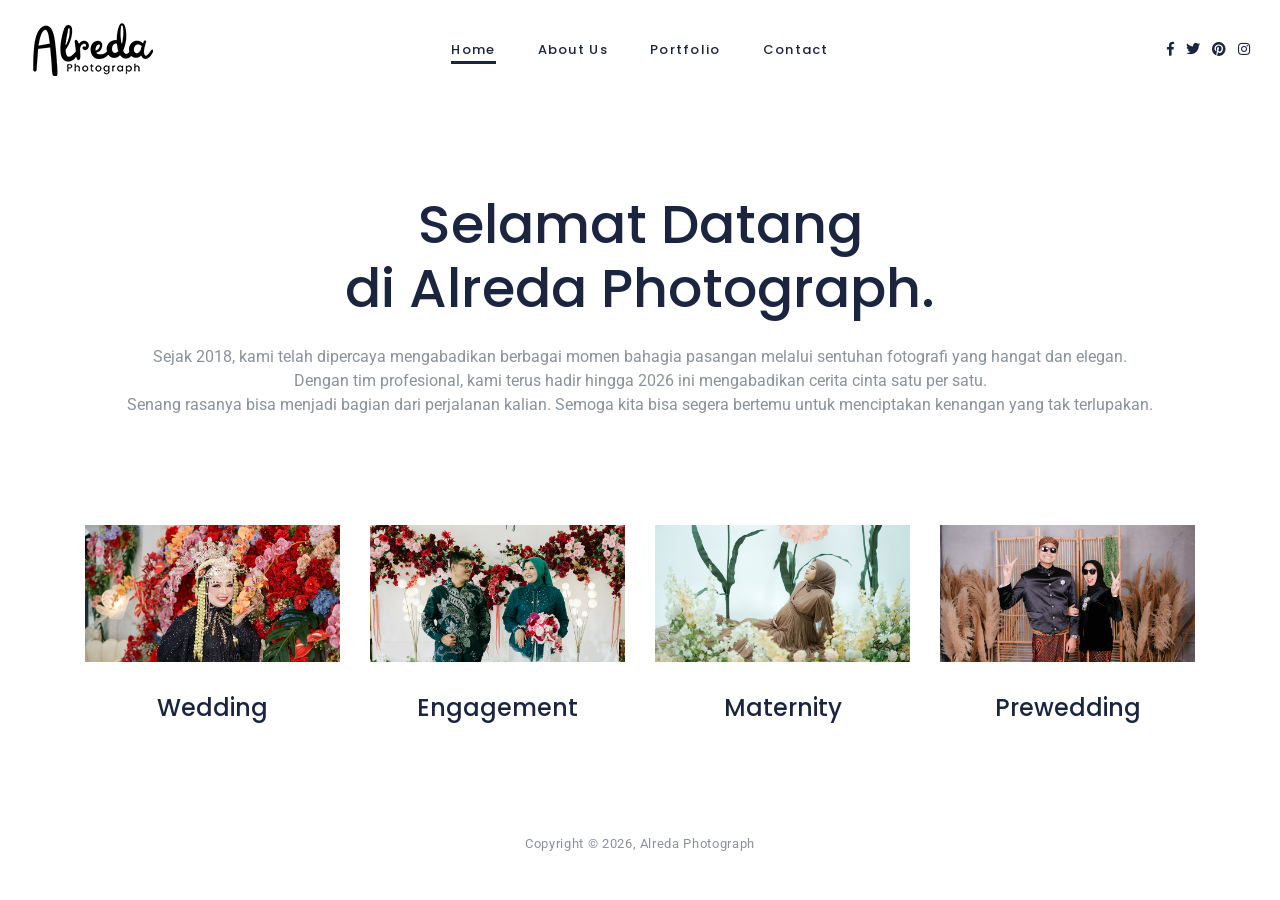
<file: index.html>
<!DOCTYPE html>
<html lang="en-US">
	<head>
		<meta charset="UTF-8">
		<meta name="viewport" content="width=device-width, initial-scale=1.0">
		<title>Home - Alreda Photograph</title>
		<!-- Google Fonts -->
		<link rel='stylesheet' id='fotonia-font-css'  href='http://fonts.googleapis.com/css?family=Roboto:400,400i,500,700%7CPoppins:300,400,500,600,700' type='text/css' media='all' />
		<!-- Bootstrap CSS -->
		<link rel='stylesheet' id='bootstrap-css'  href='css/bootstrap/css/bootstrap.min.css' type='text/css' media='all' />
		<!-- Font Awesome Icons CSS -->
		<link rel='stylesheet' id='font-awesome'  href='css/fontawesome/css/all.min.css' type='text/css' media='all' />
		<!-- Owl Carousel -->
		<link rel='stylesheet' id='owl-carousel'  href='js/owl-carousel/owl.carousel.min.css' type='text/css' media='all' />
		<!-- Main CSS File -->
		<link rel='stylesheet' id='fotonia-style-css'  href='style.css' type='text/css' media='all' />
		<!-- favicons -->
		<link rel="icon" href="images/icons/favicon-32x32.png" sizes="32x32" />
		<link rel="icon" href="images/icons/favicon-192x192.png" sizes="192x192" />
		<link rel="apple-touch-icon-precomposed" href="images/icons/favicon-180x180.png" />
	</head>
	<body class="home">
		<div class="menu-mask"></div>
		<!-- MOBILE MENU HOLDER -->
		<div class="mobile-menu-holder">
			<div class="modal-menu-container">
				<div class="exit-mobile"> <span class="icon-bar1"></span> <span class="icon-bar2"></span></div>
				<ul id="menu-menu-1" class="menu-mobile">
					<li class="menu-item current-menu-item">
						<a href="index.html">Home</a>
					</li>
					<li class="menu-item">
						<a href="about-us.html">About Us</a>
					</li>
					<li class="menu-item menu-item-has-children">
						<a href="portfolio.html">Portfolio</a>
						<ul class="sub-menu">
							<li class="menu-item">
								<a href="wedding.html">Wedding</a>
							</li>
							<li class="menu-item">
								<a href="engagement.html">Engagement</a>
							</li>
							<li class="menu-item">
								<a href="maternity.html">Maternity</a>
							</li>
							<li class="menu-item">
								<a href="prewedding.html">Prewedding</a>
							</li>
						</ul>
					</li>
					<li class="menu-item"><a href="contact.html">Contact</a></li>
				</ul>
			</div>
			<div class="menu-contact">
				<ul class="mobile-contact">
					<li class="mobile-email">contact@example.com</li>
					<li class="mobile-phone">+1 800 000 111</li>
				</ul>
				<ul class="social-media">
					<li><a class="social-facebook" href="#" target="_blank"><i class="fab fa-facebook-f"></i></a></li>
					<li><a class="social-twitter" href="#" target="_blank"><i class="fab fa-twitter"></i></a></li>
					<li><a class="social-pinterest" href="#" target="_blank"><i class="fab fa-pinterest"></i></a></li>
					<li><a class="social-instagram" href="#" target="_blank"><i class="fab fa-instagram"></i></a></li>
				</ul>
			</div>
		</div>
		<!-- /MOBILE MENU HOLDER -->
		<!-- HEADER -->
		<header id="header-1" class="headerHolder header-1">
			<div class="header-container">
				<div class="nav-button-holder"> <button type="button" class="nav-button"> <span class="icon-bar"></span> </button></div>
				<div class="logo logo-1"><a href="index.html"><img class="img-fluid" src="images/alreda-logo.png" alt="Fotonia"></a></div>
				<nav class="nav-holder nav-holder-1">
					<ul id="menu-menu-2" class="menu-nav menu-nav-1">
						<li class="menu-item current-menu-item">
							<a href="index.html">Home</a>
						</li>
						<li class="menu-item">
							<a href="about-us.html">About Us</a>
						</li>
						<li class="menu-item menu-item-has-children">
							<a href="portfolio.html">Portfolio</a>
							<ul class="sub-menu">
								<li class="menu-item">
									<a href="wedding.html">Wedding</a>
								</li>
								<li class="menu-item">
									<a href="engagement.html">Engagement</a>
								</li>
								<li class="menu-item">
									<a href="maternity.html">Maternity</a>
								</li>
								<li class="menu-item">
									<a href="prewedding.html">Prewedding</a>
								</li>
							</ul>
						</li>
						<li class="menu-item"><a href="contact.html">Contact</a></li>
					</ul>
				</nav>
				<div class="header-social header-social-1">
					<ul class="social-media">
						<li><a class="social-facebook" href="#" target="_blank"><i class="fab fa-facebook-f"></i></a></li>
						<li><a class="social-twitter" href="#" target="_blank"><i class="fab fa-twitter"></i></a></li>
						<li><a class="social-pinterest" href="#" target="_blank"><i class="fab fa-pinterest"></i></a></li>
						<li><a class="social-instagram" href="#" target="_blank"><i class="fab fa-instagram"></i></a></li>
					</ul>
				</div>
			</div>
		</header>
		<!-- /HEADER -->
		<!-- /PAGE INTRO -->
		<div class="topSingleBkg topHomeBkg">
			<div class="container">
				<div class="inner-desc home-intro">
					<h1>Selamat Datang<br>di Alreda Photograph.</h1>
					<p>
						Sejak 2018, kami telah dipercaya mengabadikan berbagai momen bahagia pasangan melalui sentuhan fotografi yang hangat dan elegan.
						<br>
						Dengan tim profesional, kami terus hadir hingga 2026 ini mengabadikan cerita cinta satu per satu.
						<br>
						Senang rasanya bisa menjadi bagian dari perjalanan kalian. Semoga kita bisa segera bertemu untuk menciptakan kenangan yang tak terlupakan.
					</p>
				</div>
			</div>
		</div>
		<!-- /PAGE INTRO -->
		
		<!-- PORTFOLIO ALBUMS -->
		<div id="wrap-content" class="page-content">
			<div class="container">
				<div class="row portfolio-items">
					<div class="col-sm-6 col-lg-3">
						<div class="blog-item-masonry">
							<div class="slider-img"> <a href="wedding.html"> <img src="images/portfolio/wedding-cover.png" class="img-fluid" alt="" > </a></div>
							<div class="slider-caption">
								<h2><a href="wedding.html">Wedding</a></h2>
							</div>
						</div>
					</div>
					<div class="col-sm-6 col-lg-3">
						<div class="blog-item-masonry">
							<div class="slider-img"> <a href="engagement.html"> <img src="images/portfolio/engagement-cover.png" class="img-fluid" alt="" > </a></div>
							<div class="slider-caption">
								<h2><a href="engagement.html">Engagement</a></h2>
							</div>
						</div>
					</div>
					<div class="col-sm-6 col-lg-3">
						<div class="blog-item-masonry">
							<div class="slider-img"> <a href="maternity.html"> <img src="images/portfolio/maternity-cover.png" class="img-fluid" alt="" > </a></div>
							<div class="slider-caption">
								<h2><a href="maternity.html">Maternity</a></h2>
							</div>
						</div>
					</div>
					<div class="col-sm-6 col-lg-3">
						<div class="blog-item-masonry">
							<div class="slider-img"> <a href="prewedding.html"> <img src="images/portfolio/prewedding-cover.png" class="img-fluid" alt="" > </a></div>
							<div class="slider-caption">
								<h2><a href="prewedding.html">Prewedding</a></h2>
							</div>
						</div>
					</div>
				</div>
				<!-- /row -->
			</div>
			<!-- /container -->
		</div>
		<!-- /home-portfolio -->
		<!-- /PORTFOLIO ALBUMS --> 
		
		<!-- FOOTER -->
		<footer>
			<div class="container">
				<!-- <div id="footer-instagram">
					<ul class="instagram-pics instagram-size-small">
						<li class=""><a href="#" target="_blank" class=""><img src="images/insta/insta-1.jpg" alt=""/></a></li>
						<li class=""><a href="#" target="_blank" class=""><img src="images/insta/insta-2.jpg" alt=""/></a></li>
						<li class=""><a href="#" target="_blank" class=""><img src="images/insta/insta-3.jpg" alt=""/></a></li>
						<li class=""><a href="#" target="_blank" class=""><img src="images/insta/insta-4.jpg" alt=""/></a></li>
						<li class=""><a href="#" target="_blank" class=""><img src="images/insta/insta-5.jpg" alt=""/></a></li>
						<li class=""><a href="#" target="_blank" class=""><img src="images/insta/insta-6.jpg" alt=""/></a></li>
						<li class=""><a href="#" target="_blank" class=""><img src="images/insta/insta-7.jpg" alt=""/></a></li>
						<li class=""><a href="#" target="_blank" class=""><img src="images/insta/insta-8.jpg" alt=""/></a></li>
					</ul>
					<p class="clear"><a href="#" rel="me" target="_blank" class="">Follow Me!</a></p>
				</div> -->
				<!-- /footer-instagram -->
				<div class="copyright">
					<div class="footer-copy"> Copyright &copy; 2026, Alreda Photograph</div>
				</div>
			</div>
			<!-- /container -->
		</footer>
		<!-- /FOOTER -->
		<div class="scrollup">
			<a class="scrolltop" href="#">
			<i class="fa fa-chevron-up"></i>
			</a>
		</div>
		<!-- JS --> 
		<script src='js/jquery.js'></script>
		<script src='js/jquery-migrate.min.js'></script>
		<script src='css/bootstrap/js/popper.min.js'></script>
		<script src='css/bootstrap/js/bootstrap.min.js'></script>
		<script src='js/jquery.easing.min.js'></script>
		<script src='js/jquery.fitvids.js'></script>
		<script src='js/owl-carousel/owl.carousel.min.js'></script>
		<script src='js/isotope.pkgd.min.js'></script>
		<script src='js/simple-lightbox.min.js'></script>
		<!-- MAIN JS -->
		<script src='js/init.js'></script>
	</body>
</html>
</file>
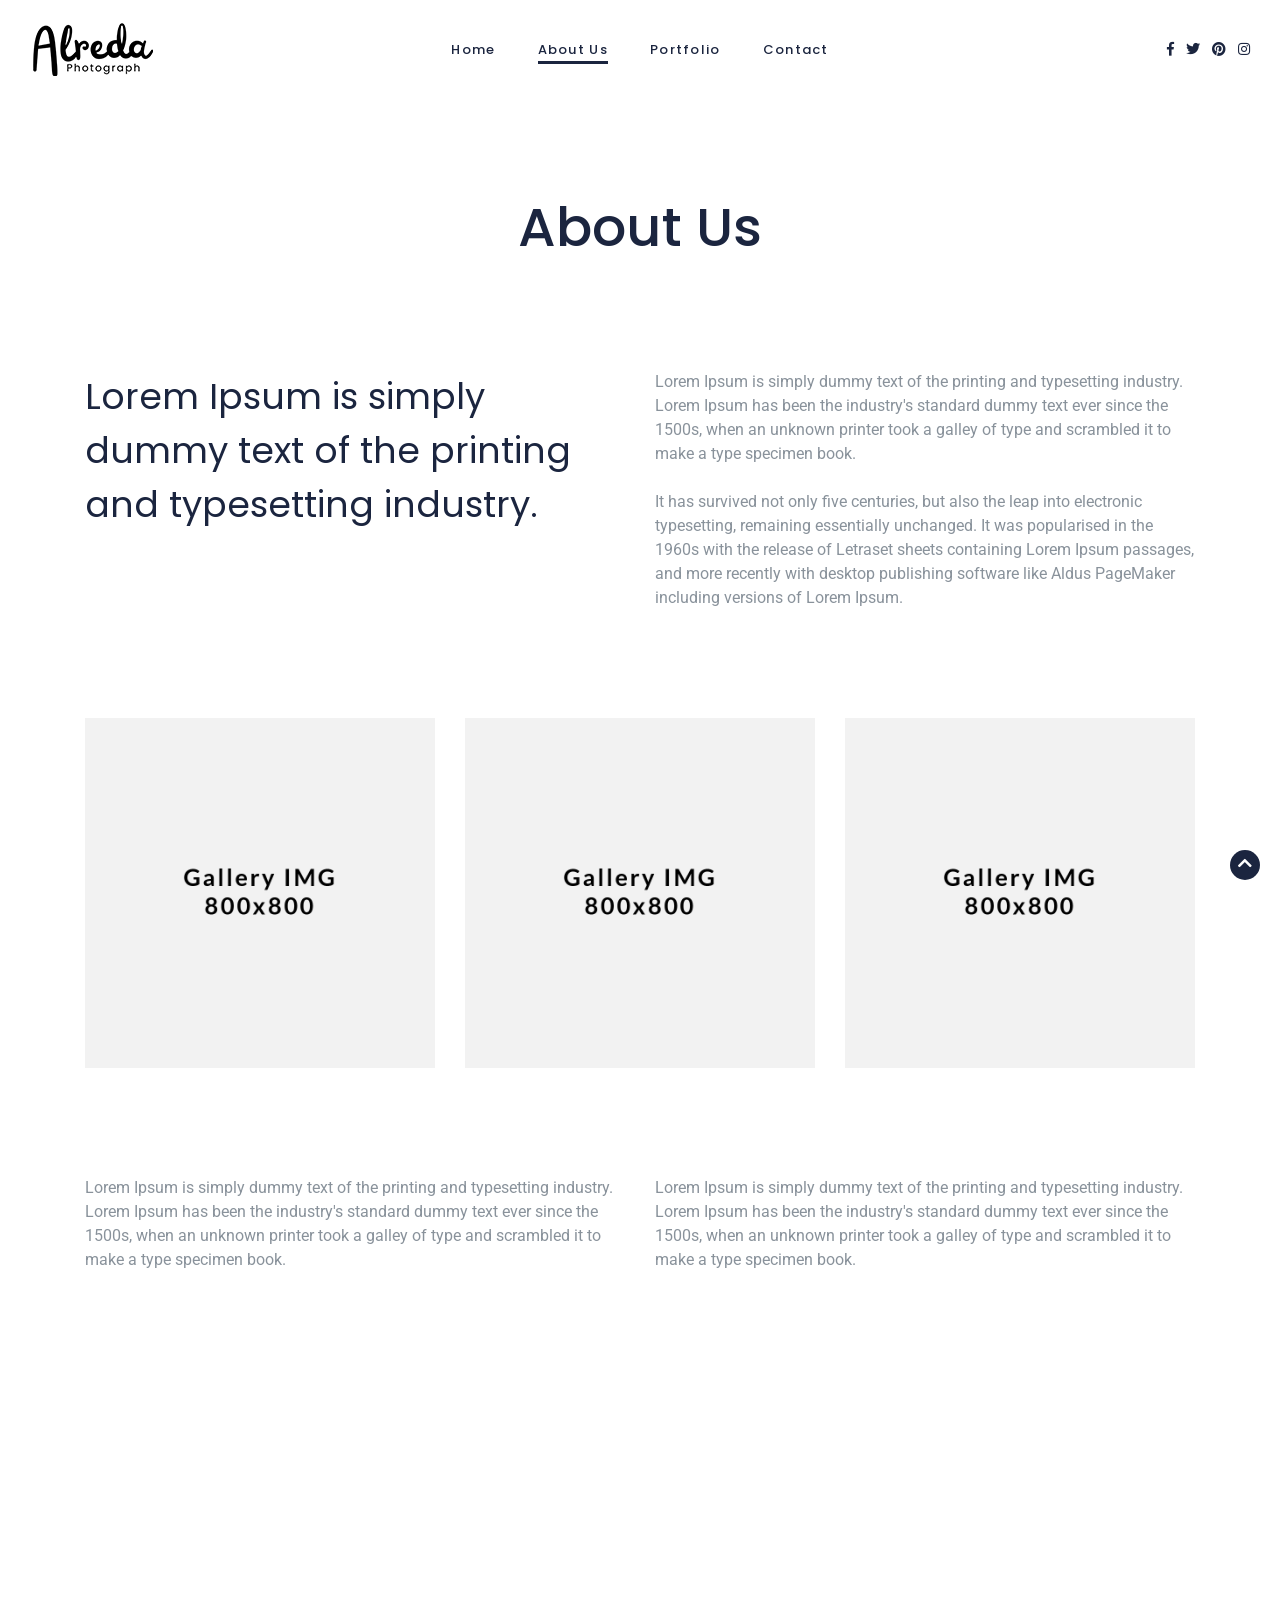
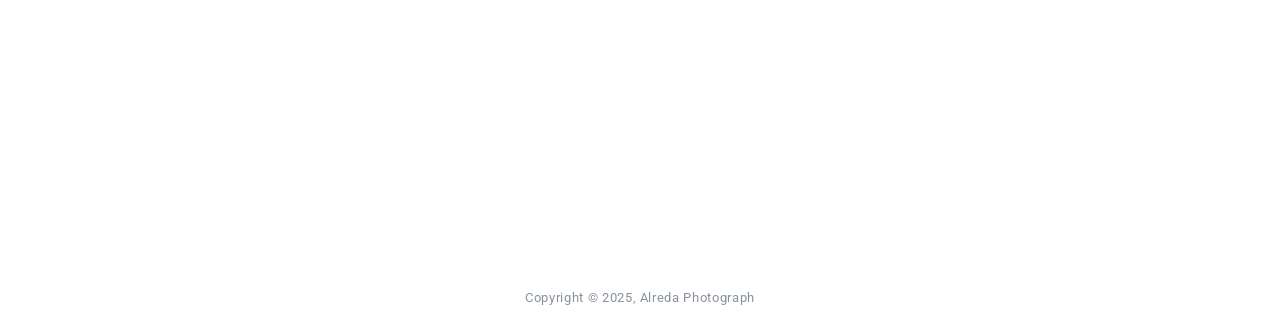
<file: about-us.html>
<!DOCTYPE html>
<html lang="en-US">
	<head>
		<meta charset="UTF-8">
		<meta name="viewport" content="width=device-width, initial-scale=1.0">
		<title>About Us - Alreda Photograph</title>
		<!-- Google Fonts -->
		<link rel='stylesheet' id='fotonia-font-css'  href='http://fonts.googleapis.com/css?family=Roboto:400,400i,500,700%7CPoppins:300,400,500,600,700' type='text/css' media='all' />
		<!-- Bootstrap CSS -->
		<link rel='stylesheet' id='bootstrap-css'  href='css/bootstrap/css/bootstrap.min.css' type='text/css' media='all' />
		<!-- Font Awesome Icons CSS -->
		<link rel='stylesheet' id='font-awesome'  href='css/fontawesome/css/all.min.css' type='text/css' media='all' />
		<!-- Owl Carousel -->
		<link rel='stylesheet' id='owl-carousel'  href='js/owl-carousel/owl.carousel.min.css' type='text/css' media='all' />
		<!-- Main CSS File -->
		<link rel='stylesheet' id='fotonia-style-css'  href='style.css' type='text/css' media='all' />
		<!-- favicons -->
		<link rel="icon" href="images/icons/favicon-32x32.png" sizes="32x32" />
		<link rel="icon" href="images/icons/favicon-192x192.png" sizes="192x192" />
		<link rel="apple-touch-icon-precomposed" href="images/icons/favicon-180x180.png" />
	</head>
	<body class="home">
		<div class="menu-mask"></div>
		<!-- MOBILE MENU HOLDER -->
		<div class="mobile-menu-holder">
			<div class="modal-menu-container">
				<div class="exit-mobile"> <span class="icon-bar1"></span> <span class="icon-bar2"></span></div>
				<ul id="menu-menu-1" class="menu-mobile">
					<li class="menu-item">
						<a href="index.html">Home</a>
					</li>
					<li class="menu-item current-menu-item">
						<a href="about-us.html">About Us</a>
					</li>
					<li class="menu-item menu-item-has-children">
						<a href="portfolio.html">Portfolio</a>
						<ul class="sub-menu">
							<li class="menu-item">
								<a href="wedding.html">Wedding</a>
							</li>
							<li class="menu-item">
								<a href="engagement.html">Engagement</a>
							</li>
							<li class="menu-item">
								<a href="maternity.html">Maternity</a>
							</li>
							<li class="menu-item">
								<a href="prewedding.html">Prewedding</a>
							</li>
						</ul>
					</li>
					<li class="menu-item"><a href="contact.html">Contact</a></li>
				</ul>
			</div>
			<div class="menu-contact">
				<ul class="mobile-contact">
					<li class="mobile-email">contact@example.com</li>
					<li class="mobile-phone">+1 800 000 111</li>
				</ul>
				<ul class="social-media">
					<li><a class="social-facebook" href="#" target="_blank"><i class="fab fa-facebook-f"></i></a></li>
					<li><a class="social-twitter" href="#" target="_blank"><i class="fab fa-twitter"></i></a></li>
					<li><a class="social-pinterest" href="#" target="_blank"><i class="fab fa-pinterest"></i></a></li>
					<li><a class="social-instagram" href="#" target="_blank"><i class="fab fa-instagram"></i></a></li>
				</ul>
			</div>
		</div>
		<!-- /MOBILE MENU HOLDER -->
		<!-- HEADER -->
		<header id="header-1" class="headerHolder header-1">
			<div class="header-container">
				<div class="nav-button-holder"> <button type="button" class="nav-button"> <span class="icon-bar"></span> </button></div>
				<div class="logo logo-1"><a href="index.html"><img class="img-fluid" src="images/alreda-logo.png" alt="Fotonia"></a></div>
				<nav class="nav-holder nav-holder-1">
					<ul id="menu-menu-2" class="menu-nav menu-nav-1">
						<li class="menu-item">
							<a href="index.html">Home</a>
						</li>
						<li class="menu-item current-menu-item">
							<a href="about-us.html">About Us</a>
						</li>
						<li class="menu-item menu-item-has-children">
							<a href="portfolio.html">Portfolio</a>
							<ul class="sub-menu">
								<li class="menu-item">
									<a href="wedding.html">Wedding</a>
								</li>
								<li class="menu-item">
									<a href="engagement.html">Engagement</a>
								</li>
								<li class="menu-item">
									<a href="maternity.html">Maternity</a>
								</li>
								<li class="menu-item">
									<a href="prewedding.html">Prewedding</a>
								</li>
							</ul>
						</li>
						<li class="menu-item"><a href="contact.html">Contact</a></li>
					</ul>
				</nav>
				<div class="header-social header-social-1">
					<ul class="social-media">
						<li><a class="social-facebook" href="#" target="_blank"><i class="fab fa-facebook-f"></i></a></li>
						<li><a class="social-twitter" href="#" target="_blank"><i class="fab fa-twitter"></i></a></li>
						<li><a class="social-pinterest" href="#" target="_blank"><i class="fab fa-pinterest"></i></a></li>
						<li><a class="social-instagram" href="#" target="_blank"><i class="fab fa-instagram"></i></a></li>
					</ul>
				</div>
			</div>
		</header>
		<!-- /HEADER -->
		<!-- /PAGE INTRO -->
		<div class="topSingleBkg topPageBkg">
			<div class="container">
				<div class="inner-desc">
					<h1 class="post-title single-post-title">About Us</h1>
				</div>
			</div>
		</div>
		<!-- /PAGE INTRO -->
		<!-- CONTENT -->
		<div id="wrap-content" class="page-holder custom-page-template">
		<!-- SECTION 1-->
		<div class="container">
			<div class="row">
				<div class="col-lg-6 margin-bm54">
					<h3>Lorem Ipsum is simply dummy text of the printing and typesetting industry.</h3>
				</div>
				<div class="col-lg-6">
					<p>Lorem Ipsum is simply dummy text of the printing and typesetting industry. Lorem Ipsum has been the industry's standard dummy text ever since the 1500s, when an unknown printer took a galley of type and scrambled it to make a type specimen book.</p>
					<p>It has survived not only five centuries, but also the leap into electronic typesetting, remaining essentially unchanged. It was popularised in the 1960s with the release of Letraset sheets containing Lorem Ipsum passages, and more recently with desktop publishing software like Aldus PageMaker including versions of Lorem Ipsum.</p>
				</div>
			</div>
			<!-- /row -->
			<div class="row section-holder">
				<div class="col-lg-4 margin-bm54">
					<img class="img-fluid" src="images/portfolio/gal-4/gal-4-01.jpg" alt=""/>
				</div>
				<div class="col-lg-4 margin-bm54">
					<img class="img-fluid" src="images/portfolio/gal-4/gal-4-06.jpg" alt=""/>
				</div>
				<div class="col-lg-4">
					<img class="img-fluid" src="images/portfolio/gal-4/gal-4-07.jpg" alt=""/>
				</div>
			</div>
			<!-- /row -->
			<div class="row section-holder">
				<div class="col-lg-6 margin-bm54">
					<p>Lorem Ipsum is simply dummy text of the printing and typesetting industry. Lorem Ipsum has been the industry's standard dummy text ever since the 1500s, when an unknown printer took a galley of type and scrambled it to make a type specimen book.</p>
				</div>
				<div class="col-lg-6">
					<p>Lorem Ipsum is simply dummy text of the printing and typesetting industry. Lorem Ipsum has been the industry's standard dummy text ever since the 1500s, when an unknown printer took a galley of type and scrambled it to make a type specimen book.</p>
				</div>
			</div>
			<!-- /row -->
		</div>
		<!-- /container -->
		<!-- /SECTION 1-->
		<!-- SECTION 2-->
		<div class="parallax full-img-about section-holder" style="background-image:url('images/full-screen.jpg');">
		</div>
		<!-- /container -->
		<!-- /SECTION 2-->
		</div>
		<!-- /CONTENT --> 
		<!-- FOOTER -->
		<footer>
			<div class="container">
				<!-- <div id="footer-instagram">
					<ul class="instagram-pics instagram-size-small">
						<li class=""><a href="#" target="_blank" class=""><img src="images/insta/insta-1.jpg" alt=""/></a></li>
						<li class=""><a href="#" target="_blank" class=""><img src="images/insta/insta-2.jpg" alt=""/></a></li>
						<li class=""><a href="#" target="_blank" class=""><img src="images/insta/insta-3.jpg" alt=""/></a></li>
						<li class=""><a href="#" target="_blank" class=""><img src="images/insta/insta-4.jpg" alt=""/></a></li>
						<li class=""><a href="#" target="_blank" class=""><img src="images/insta/insta-5.jpg" alt=""/></a></li>
						<li class=""><a href="#" target="_blank" class=""><img src="images/insta/insta-6.jpg" alt=""/></a></li>
						<li class=""><a href="#" target="_blank" class=""><img src="images/insta/insta-7.jpg" alt=""/></a></li>
						<li class=""><a href="#" target="_blank" class=""><img src="images/insta/insta-8.jpg" alt=""/></a></li>
					</ul>
					<p class="clear"><a href="#" rel="me" target="_blank" class="">Follow Me!</a></p>
				</div> -->
				<!-- /footer-instagram -->
				<div class="copyright">
					<div class="footer-copy"> Copyright &copy; 2025, Alreda Photograph</div>
				</div>
			</div>
			<!-- /container -->
		</footer>
		<!-- /FOOTER -->
		<div class="scrollup">
			<a class="scrolltop" href="#">
			<i class="fa fa-chevron-up"></i>
			</a>
		</div>
		<!-- JS --> 
		<script src='js/jquery.js'></script>
		<script src='js/jquery-migrate.min.js'></script>
		<script src='css/bootstrap/js/popper.min.js'></script>
		<script src='css/bootstrap/js/bootstrap.min.js'></script>
		<script src='js/jquery.easing.min.js'></script>
		<script src='js/jquery.fitvids.js'></script>
		<script src='js/owl-carousel/owl.carousel.min.js'></script>
		<script src='js/isotope.pkgd.min.js'></script>
		<script src='js/simple-lightbox.min.js'></script>
		<!-- MAIN JS -->
		<script src='js/init.js'></script>
	</body>
</html>
</file>
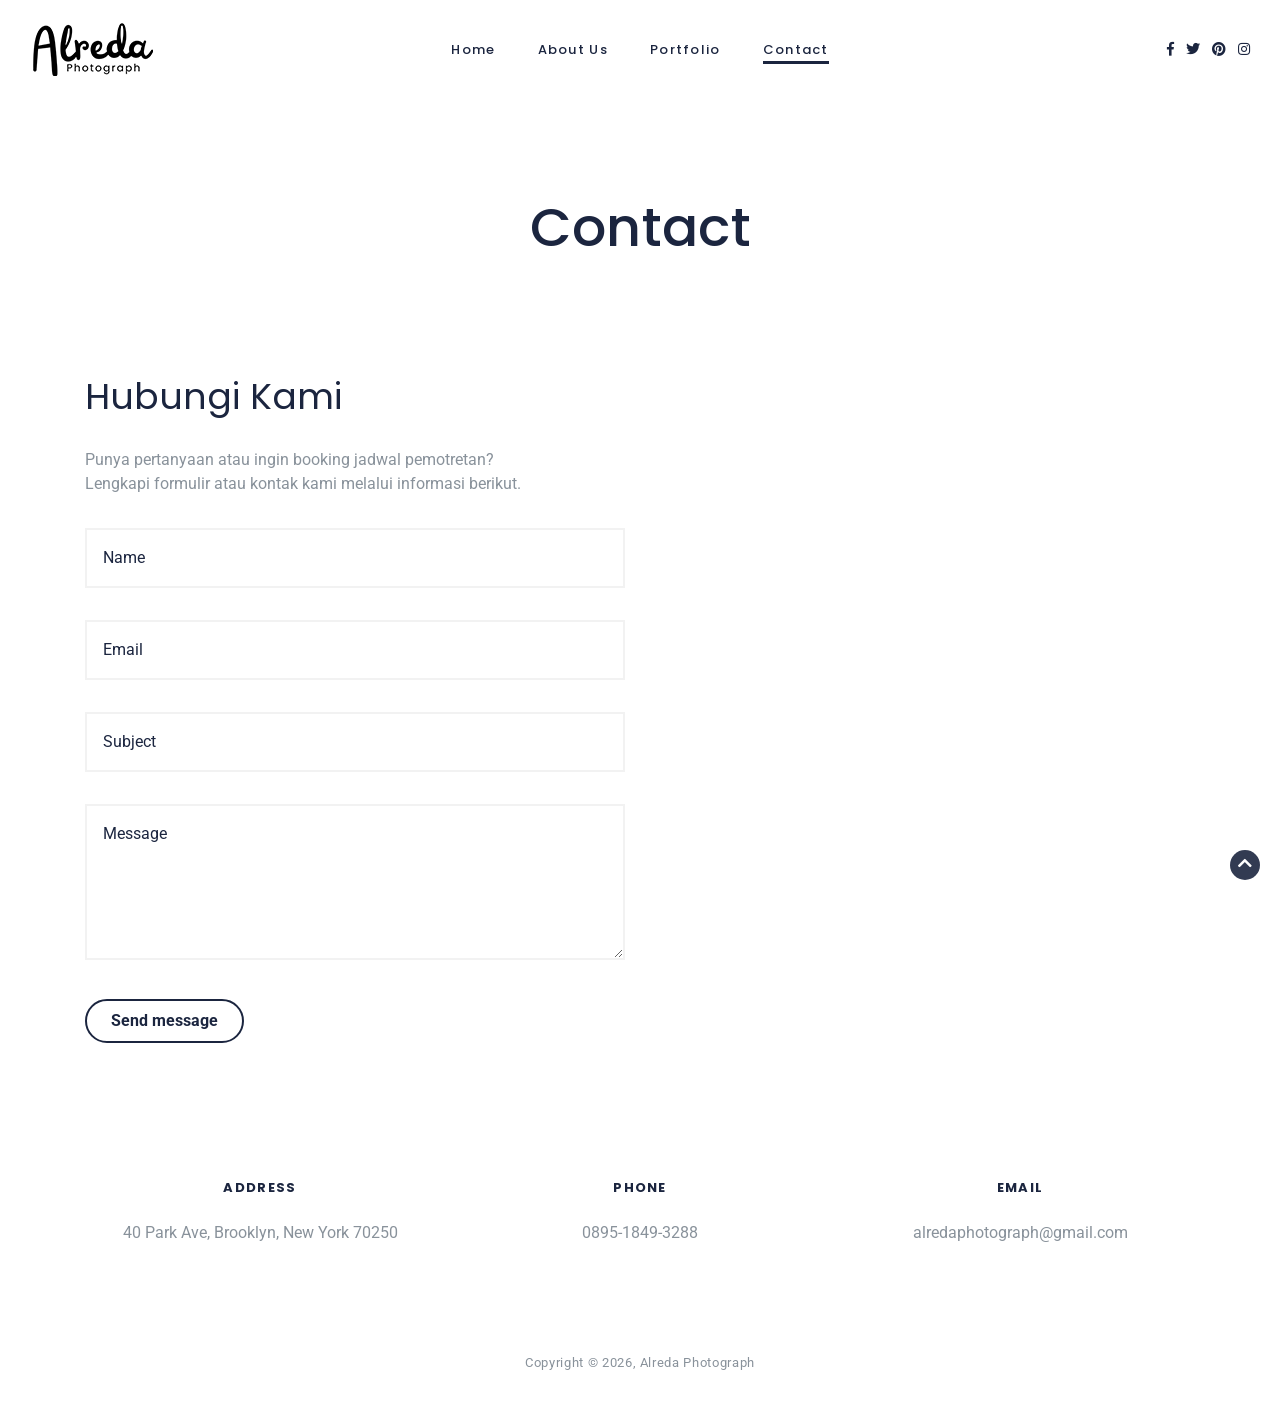
<file: contact.html>
<!DOCTYPE html>
<html lang="en-US">
	<head>
		<meta charset="UTF-8">
		<meta name="viewport" content="width=device-width, initial-scale=1.0">
		<title>Contact - Alreda Photograph</title>
		<!-- Google Fonts -->
		<link rel='stylesheet' id='fotonia-font-css'  href='http://fonts.googleapis.com/css?family=Roboto:400,400i,500,700%7CPoppins:300,400,500,600,700' type='text/css' media='all' />
		<!-- Bootstrap CSS -->
		<link rel='stylesheet' id='bootstrap-css'  href='css/bootstrap/css/bootstrap.min.css' type='text/css' media='all' />
		<!-- Font Awesome Icons CSS -->
		<link rel='stylesheet' id='font-awesome'  href='css/fontawesome/css/all.min.css' type='text/css' media='all' />
		<!-- Owl Carousel -->
		<link rel='stylesheet' id='owl-carousel'  href='js/owl-carousel/owl.carousel.min.css' type='text/css' media='all' />
		<!-- Main CSS File -->
		<link rel='stylesheet' id='fotonia-style-css'  href='style.css' type='text/css' media='all' />
		<!-- favicons -->
		<link rel="icon" href="images/icons/favicon-32x32.png" sizes="32x32" />
		<link rel="icon" href="images/icons/favicon-192x192.png" sizes="192x192" />
		<link rel="apple-touch-icon-precomposed" href="images/icons/favicon-180x180.png" />
	</head>
	<body class="home">
		<div class="menu-mask"></div>
		<!-- MOBILE MENU HOLDER -->
		<div class="mobile-menu-holder">
			<div class="modal-menu-container">
				<div class="exit-mobile"> <span class="icon-bar1"></span> <span class="icon-bar2"></span></div>
				<ul id="menu-menu-1" class="menu-mobile">
					<li class="menu-item">
						<a href="index.html">Home</a>
					</li>
					<li class="menu-item">
						<a href="about-us.html">About Us</a>
					</li>
					<li class="menu-item menu-item-has-children">
						<a href="portfolio.html">Portfolio</a>
						<ul class="sub-menu">
							<li class="menu-item">
								<a href="wedding.html">Wedding</a>
							</li>
							<li class="menu-item">
								<a href="engagement.html">Engagement</a>
							</li>
							<li class="menu-item">
								<a href="maternity.html">Maternity</a>
							</li>
							<li class="menu-item">
								<a href="prewedding.html">Prewedding</a>
							</li>
						</ul>
					</li>
					<li class="menu-item current-menu-item">
						<a href="contact.html">Contact</a>
					</li>
				</ul>
			</div>
			<div class="menu-contact">
				<ul class="mobile-contact">
					<li class="mobile-email">contact@example.com</li>
					<li class="mobile-phone">+1 800 000 111</li>
				</ul>
				<ul class="social-media">
					<li><a class="social-facebook" href="#" target="_blank"><i class="fab fa-facebook-f"></i></a></li>
					<li><a class="social-twitter" href="#" target="_blank"><i class="fab fa-twitter"></i></a></li>
					<li><a class="social-pinterest" href="#" target="_blank"><i class="fab fa-pinterest"></i></a></li>
					<li><a class="social-instagram" href="#" target="_blank"><i class="fab fa-instagram"></i></a></li>
				</ul>
			</div>
		</div>
		<!-- /MOBILE MENU HOLDER -->
		<!-- HEADER -->
		<header id="header-1" class="headerHolder header-1">
			<div class="header-container">
				<div class="nav-button-holder"> <button type="button" class="nav-button"> <span class="icon-bar"></span> </button></div>
				<div class="logo logo-1"><a href="index.html"><img class="img-fluid" src="images/alreda-logo.png" alt="Fotonia"></a></div>
				<nav class="nav-holder nav-holder-1">
					<ul id="menu-menu-2" class="menu-nav menu-nav-1">
						<li class="menu-item">
							<a href="index.html">Home</a>
						</li>
						<li class="menu-item">
							<a href="about-us.html">About Us</a>
						</li>
						<li class="menu-item menu-item-has-children">
							<a href="portfolio.html">Portfolio</a>
							<ul class="sub-menu">
								<li class="menu-item">
									<a href="wedding.html">Wedding</a>
								</li>
								<li class="menu-item">
									<a href="engagement.html">Engagement</a>
								</li>
								<li class="menu-item">
									<a href="maternity.html">Maternity</a>
								</li>
								<li class="menu-item">
									<a href="prewedding.html">Prewedding</a>
								</li>
							</ul>
						</li>
						<li class="menu-item current-menu-item">
							<a href="contact.html">Contact</a>
						</li>
					</ul>
				</nav>
				<div class="header-social header-social-1">
					<ul class="social-media">
						<li><a class="social-facebook" href="#" target="_blank"><i class="fab fa-facebook-f"></i></a></li>
						<li><a class="social-twitter" href="#" target="_blank"><i class="fab fa-twitter"></i></a></li>
						<li><a class="social-pinterest" href="#" target="_blank"><i class="fab fa-pinterest"></i></a></li>
						<li><a class="social-instagram" href="#" target="_blank"><i class="fab fa-instagram"></i></a></li>
					</ul>
				</div>
			</div>
		</header>
		<!-- /HEADER -->
		<!-- /PAGE INTRO -->
		<div class="topSingleBkg topPageBkg">
			<div class="container">
				<div class="inner-desc">
					<h1 class="post-title single-post-title">Contact</h1>
				</div>
			</div>
		</div>
		<!-- /PAGE INTRO -->
		<!-- CONTENT -->
		<div id="wrap-content" class="page-holder custom-page-template">
		<!-- SECTION 1-->
		<div class="container">
			<div class="row">
				<div class="col-lg-6 margin-bm32">
					<h3 class="margin-b24">Hubungi Kami</h3>
					<p>
						Punya pertanyaan atau ingin booking jadwal pemotretan?
						<br>
						Lengkapi formulir atau kontak kami melalui informasi berikut.
					</p>
					<div id="contact-form-holder" class="margin-t32 margin-bm32">
						<form method="post" id="contact-form" action='include/contact-process.php'>
							<p><input type="text" name="name" class="comm-field" placeholder="Name" /></p>
							<p><input type="text" name="email" class="comm-field" placeholder="Email" /> </p>
							<p><input type="text" name="subject" class="comm-field" placeholder="Subject" /> </p>
							<p><textarea name="message" id="msg-contact" rows="5" placeholder="Message"></textarea></p>
							<p class="antispam">Leave this empty: <input type="text" name="url" /></p>
							<p><input type="submit" value="Send message" id="submit"/></p>
						</form>
					</div>
					<!-- contact-form-holder-->
					<div id="output-contact"></div>
				</div>
				<div class="col-lg-6">
					<div class="gmaps gmaps-contact2">
						<iframe src="https://www.google.com/maps/embed?pb=!1m18!1m12!1m3!1d3024.9762977047603!2d-73.96009086693977!3d40.69651965846399!2m3!1f0!2f0!3f0!3m2!1i1024!2i768!4f13.1!3m3!1m2!1s0x89c25bc1f922373f%3A0x398427d98fba822e!2sPark+Ave%2C+Brooklyn%2C+NY%2C+USA!5e0!3m2!1sen!2sro!4v1471514814808">
						</iframe>
					</div>
				</div>
			</div>
			<!-- /row -->
		</div>
		<!-- /container -->
		<!-- /SECTION 1-->
		<!-- SECTION 2-->
		<div class="container">
			<div class="row section-holder">
				<div class="col-lg-4">
					<div class="featured-box margin-bm32">
						<h5 class="widgettitle margin-b24">Address</h5>
						<p>40 Park Ave, Brooklyn, New York 70250</p>
					</div>
				</div>
				<!-- /col-lg-4 -->
				<div class="col-lg-4">
					<div class="featured-box margin-bm32">
						<h5 class="widgettitle margin-b24">Phone</h5>
						<p>0895-1849-3288</p>
					</div>
				</div>
				<!-- /col-lg-4 -->
				<div class="col-lg-4">
					<div class="featured-box">
						<h5 class="widgettitle margin-b24">Email</h5>
						<p>alredaphotograph@gmail.com</p>
					</div>
				</div>
				<!-- /col-lg-4 -->
			</div>
		</div>
		<!-- /SECTION 2-->
		</div>
		<!-- /CONTENT --> 
		<!-- FOOTER -->
		<footer>
			<div class="container">
				<!-- <div id="footer-instagram">
					<ul class="instagram-pics instagram-size-small">
						<li class=""><a href="#" target="_blank" class=""><img src="images/insta/insta-1.jpg" alt=""/></a></li>
						<li class=""><a href="#" target="_blank" class=""><img src="images/insta/insta-2.jpg" alt=""/></a></li>
						<li class=""><a href="#" target="_blank" class=""><img src="images/insta/insta-3.jpg" alt=""/></a></li>
						<li class=""><a href="#" target="_blank" class=""><img src="images/insta/insta-4.jpg" alt=""/></a></li>
						<li class=""><a href="#" target="_blank" class=""><img src="images/insta/insta-5.jpg" alt=""/></a></li>
						<li class=""><a href="#" target="_blank" class=""><img src="images/insta/insta-6.jpg" alt=""/></a></li>
						<li class=""><a href="#" target="_blank" class=""><img src="images/insta/insta-7.jpg" alt=""/></a></li>
						<li class=""><a href="#" target="_blank" class=""><img src="images/insta/insta-8.jpg" alt=""/></a></li>
					</ul>
					<p class="clear"><a href="#" rel="me" target="_blank" class="">Follow Me!</a></p>
				</div> -->
				<!-- /footer-instagram -->
				<div class="copyright">
					<div class="footer-copy"> Copyright &copy; 2026, Alreda Photograph</div>
				</div>
			</div>
			<!-- /container -->
		</footer>
		<!-- /FOOTER -->
		<div class="scrollup">
			<a class="scrolltop" href="#">
			<i class="fa fa-chevron-up"></i>
			</a>
		</div>
		<!-- JS --> 
		<script src='js/jquery.js'></script>
		<script src='js/jquery-migrate.min.js'></script>
		<script src='css/bootstrap/js/popper.min.js'></script>
		<script src='css/bootstrap/js/bootstrap.min.js'></script>
		<script src='js/jquery.easing.min.js'></script>
		<script src='js/jquery.fitvids.js'></script>
		<script src='js/owl-carousel/owl.carousel.min.js'></script>
		<script src='js/isotope.pkgd.min.js'></script>
		<script src='js/simple-lightbox.min.js'></script>
		<!-- MAIN JS -->
		<script src='js/init.js'></script>
		<!-- CONTACT FORM JS -->
		<script  src='js/jquery.form.min.js'></script>
		<script  src='js/contactform.js'></script>
	</body>
</html>
</file>
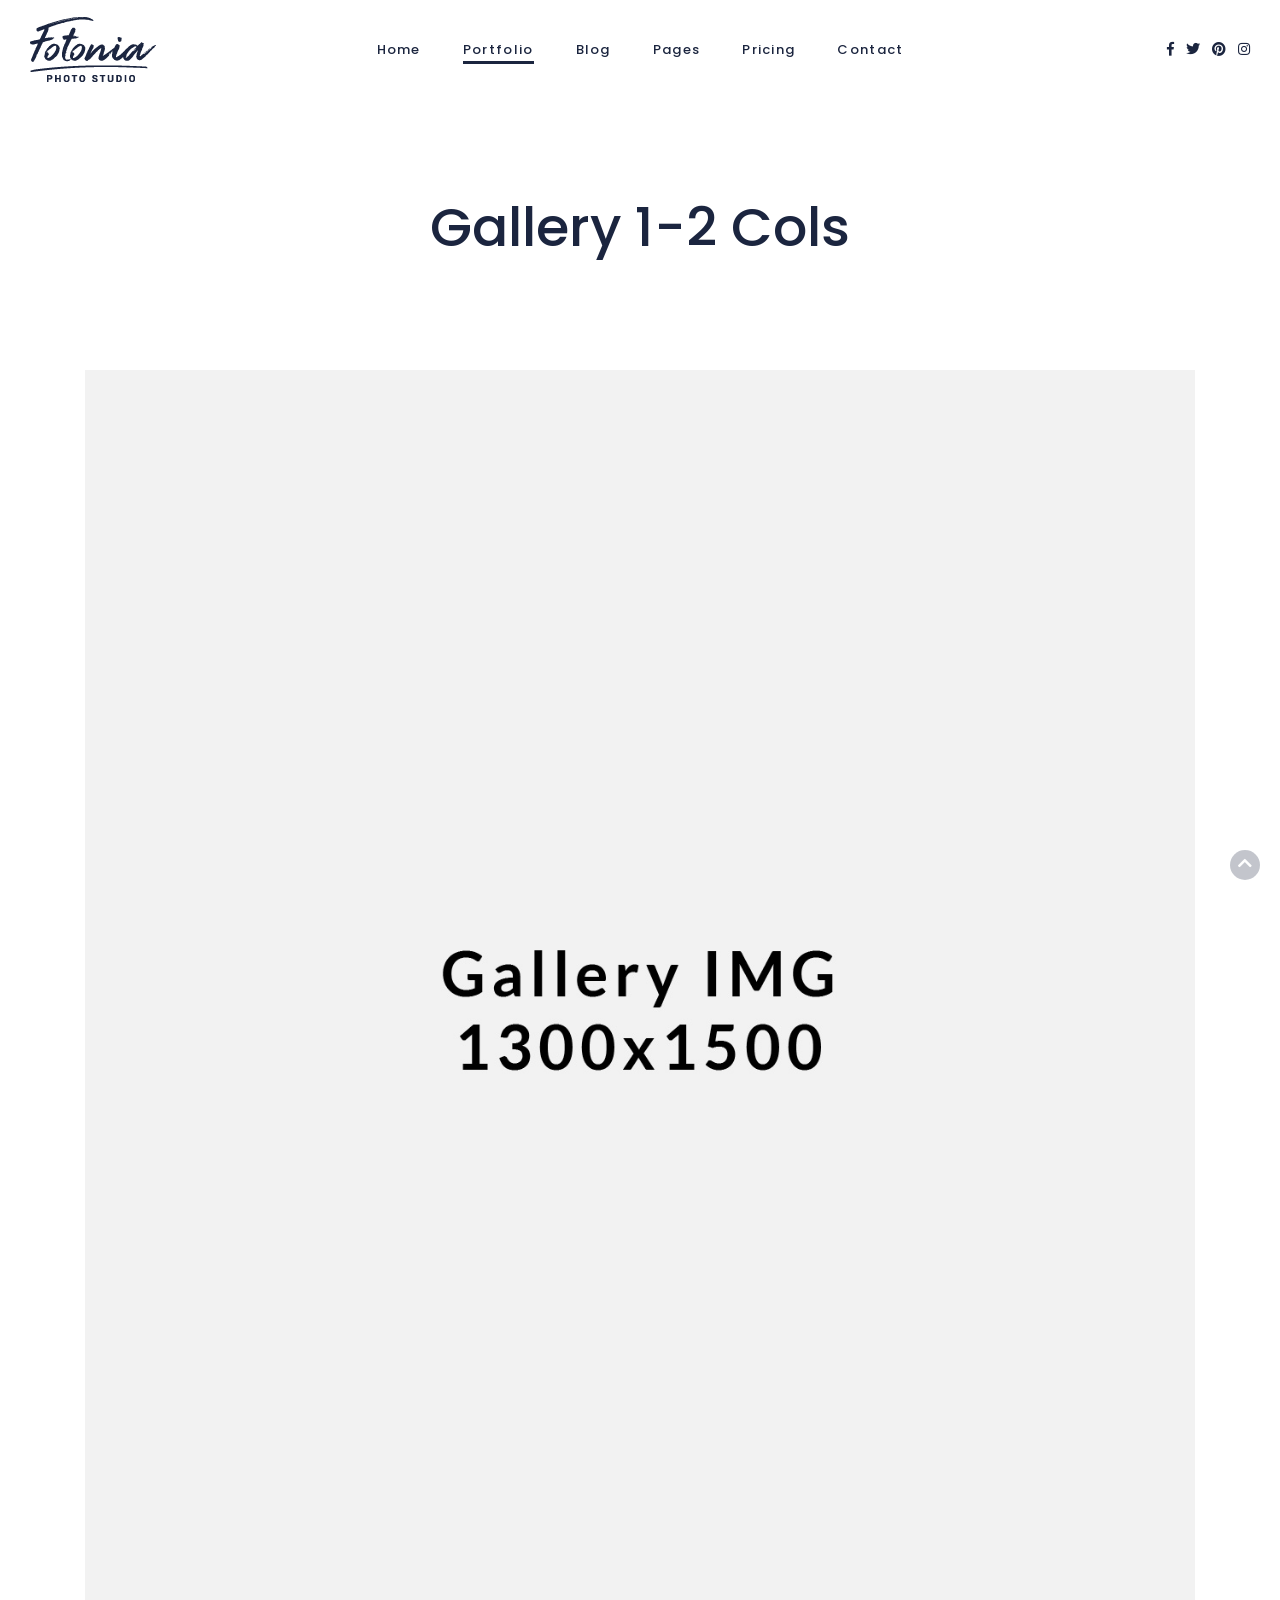
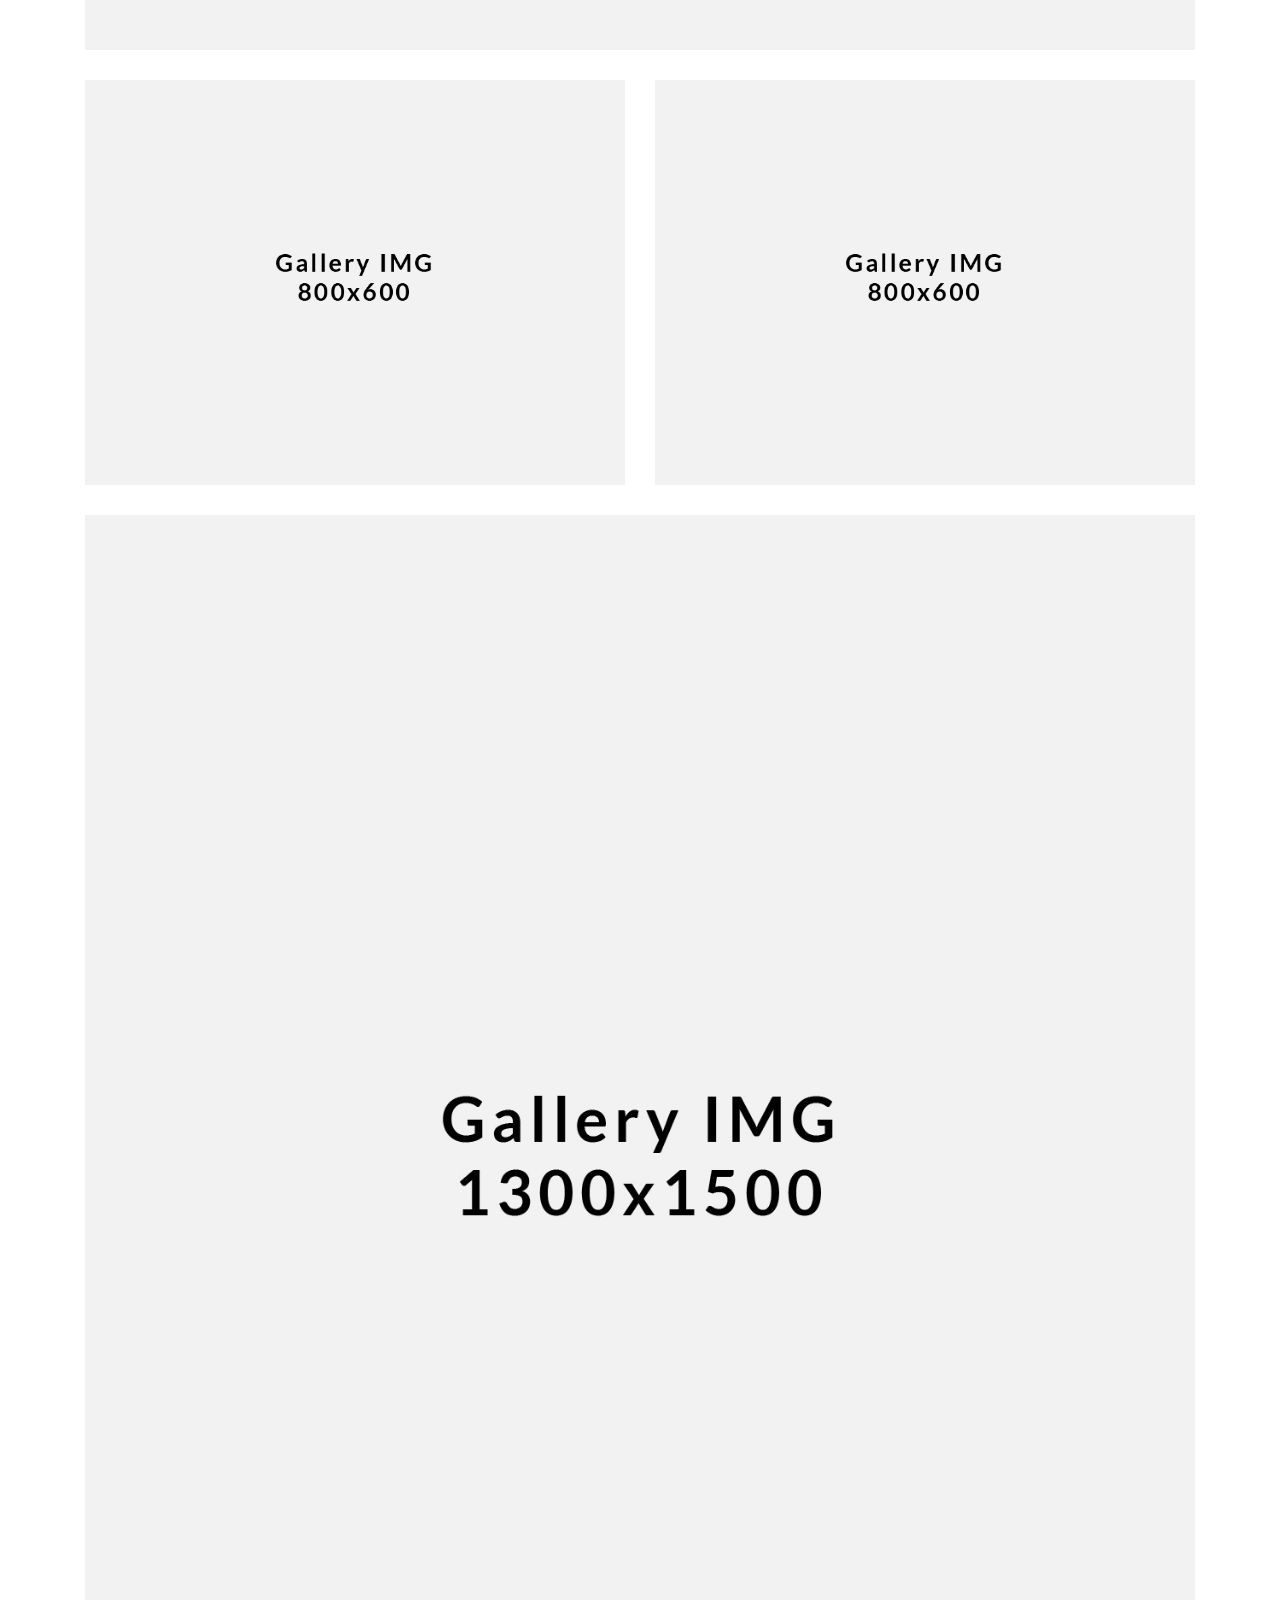
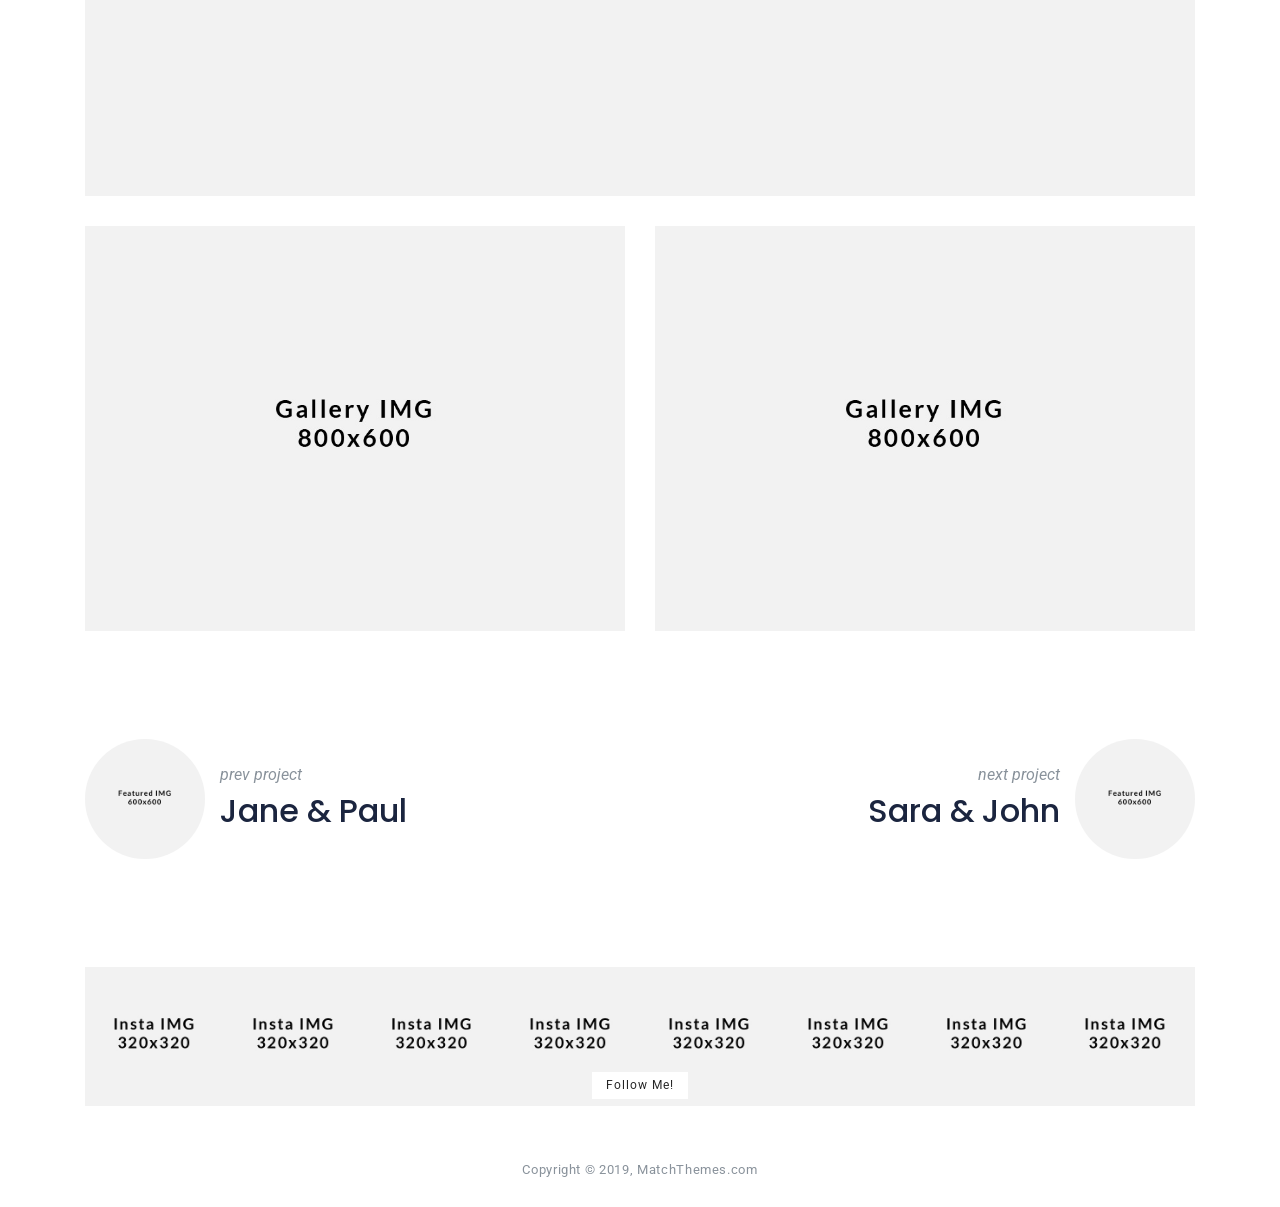
<file: gallery-1-2-cols.html>
<!DOCTYPE html>
<html lang="en-US">
	<head>
		<meta charset="UTF-8">
		<meta name="viewport" content="width=device-width, initial-scale=1.0">
		<title>Gallery 1-2 Cols - Fotonia</title>
		<!-- Google Fonts -->
		<link rel='stylesheet' id='fotonia-font-css'  href='http://fonts.googleapis.com/css?family=Roboto:400,400i,500,700%7CPoppins:300,400,500,600,700' type='text/css' media='all' />
		<!-- Bootstrap CSS -->
		<link rel='stylesheet' id='bootstrap-css'  href='css/bootstrap/css/bootstrap.min.css' type='text/css' media='all' />
		<!-- Font Awesome Icons CSS -->
		<link rel='stylesheet' id='font-awesome'  href='css/fontawesome/css/all.min.css' type='text/css' media='all' />
		<!-- Owl Carousel -->
		<link rel='stylesheet' id='owl-carousel'  href='js/owl-carousel/owl.carousel.min.css' type='text/css' media='all' />
		<!-- Main CSS File -->
		<link rel='stylesheet' id='fotonia-style-css'  href='style.css' type='text/css' media='all' />
		<!-- favicons -->
		<link rel="icon" href="images/icons/favicon-32x32.png" sizes="32x32" />
		<link rel="icon" href="images/icons/favicon-192x192.png" sizes="192x192" />
		<link rel="apple-touch-icon-precomposed" href="images/icons/favicon-180x180.png" />
	</head>
	<body class="home">
		<div class="menu-mask"></div>
		<!-- MOBILE MENU HOLDER -->
		<div class="mobile-menu-holder">
			<div class="modal-menu-container">
				<div class="exit-mobile"> <span class="icon-bar1"></span> <span class="icon-bar2"></span></div>
				<ul id="menu-menu-1" class="menu-mobile">
					<li class="menu-item menu-item-has-children">
						<a href="index.html">Home</a>
						<ul class="sub-menu">
							<li class="menu-item"><a href="index.html">Home 1</a></li>
							<li class="menu-item"><a href="home-1-w-content.html">Home 1 w/ content</a></li>
							<li class="menu-item"><a href="home-2.html">Home 2</a></li>
							<li class="menu-item"><a href="home-3.html">Home 3</a></li>
							<li class="menu-item"><a href="home-3-w-content.html">Home 3 w/ content</a></li>
							<li class="menu-item"><a href="home-4.html">Home 4</a></li>
							<li class="menu-item"><a href="home-5.html">Home 5</a></li>
							<li class="menu-item"><a href="home-6.html">Home 6</a></li>
							<li class="menu-item"><a href="top-header-2.html">Top Header 2</a></li>
							<li class="menu-item"><a href="top-header-3.html">Top Header 3</a></li>
						</ul>
					</li>
					<li class="menu-item menu-item-has-children current-menu-item">
						<a href="portfolio.html">Portfolio</a>
						<ul class="sub-menu">
							<li class="menu-item menu-item-has-children">
								<a href="gallery-masonry.html">Gallery Masonry</a>
								<ul class="sub-menu">
									<li class="menu-item"><a href="gallery-masonry-fullwidth.html">Full Width</a></li>
								</ul>
							</li>
							<li class="menu-item current-menu-item"><a href="gallery-1-2-cols.html">Gallery 1-2 Cols</a></li>
							<li class="menu-item menu-item-has-children">
								<a href="gallery-3-cols.html">Gallery 3 Cols</a>
								<ul class="sub-menu">
									<li class="menu-item"><a href="gallery-3-cols-fullwidth.html">Full Width</a></li>
								</ul>
							</li>
							<li class="menu-item menu-item-has-children">
								<a href="gallery-4-cols.html">Gallery 4 Cols</a>
								<ul class="sub-menu">
									<li class="menu-item"><a href="gallery-4-cols-fullwidth.html">Full Width</a></li>
								</ul>
							</li>
						</ul>
					</li>
					<li class="menu-item menu-item-has-children">
						<a href="blog.html">Blog</a>
						<ul class="sub-menu">
							<li class="menu-item menu-item-has-children">
								<a href="blog-list.html">Blog List</a>
								<ul class="sub-menu">
									<li class="menu-item"><a href="blog-list-fullwidth.html">Full Width</a></li>
								</ul>
							</li>
							<li class="menu-item menu-item-has-children">
								<a href="blog-grid-2-cols.html">Blog Grid 2 Cols</a>
								<ul class="sub-menu">
									<li class="menu-item"><a href="blog-grid-2-cols-fullwidth.html">Full Width</a></li>
								</ul>
							</li>
							<li class="menu-item"><a href="blog.html">Blog Grid 3 Cols</a></li>
							<li class="menu-item"><a href="blog-classic.html">Blog Classic</a></li>
							<li class="menu-item"><a href="blog-single-post.html">Single Post</a></li>
						</ul>
					</li>
					<li class="menu-item menu-item-has-children">
						<a href="#">Pages</a>
						<ul class="sub-menu">
							<li class="menu-item"><a href="about-me.html">About Me</a></li>
							<li class="menu-item"><a href="about-us.html">About Us</a></li>
							<li class="menu-item"><a href="faq-page.html">FAQ Page</a></li>
							<li class="menu-item"><a href="contact-2.html">Contact 2</a></li>
						</ul>
					</li>
					<li class="menu-item"><a href="pricing.html">Pricing</a></li>
					<li class="menu-item"><a href="contact.html">Contact</a></li>
				</ul>
			</div>
			<div class="menu-contact">
				<ul class="mobile-contact">
					<li class="mobile-email">contact@example.com</li>
					<li class="mobile-phone">+1 800 000 111</li>
				</ul>
				<ul class="social-media">
					<li><a class="social-facebook" href="#" target="_blank"><i class="fab fa-facebook-f"></i></a></li>
					<li><a class="social-twitter" href="#" target="_blank"><i class="fab fa-twitter"></i></a></li>
					<li><a class="social-pinterest" href="#" target="_blank"><i class="fab fa-pinterest"></i></a></li>
					<li><a class="social-instagram" href="#" target="_blank"><i class="fab fa-instagram"></i></a></li>
				</ul>
			</div>
		</div>
		<!-- /MOBILE MENU HOLDER -->
		<!-- HEADER -->
		<header id="header-1" class="headerHolder header-1">
			<div class="header-container">
				<div class="nav-button-holder"> <button type="button" class="nav-button"> <span class="icon-bar"></span> </button></div>
				<div class="logo logo-1"><a href="index.html"><img class="img-fluid" src="images/fotonia-logo.png" alt="Fotonia"></a></div>
				<nav class="nav-holder nav-holder-1">
					<ul id="menu-menu-2" class="menu-nav menu-nav-1">
						<li class="menu-item menu-item-has-children">
							<a href="index.html">Home</a>
							<ul class="sub-menu">
								<li class="menu-item"><a href="index.html">Home 1</a></li>
								<li class="menu-item"><a href="home-1-w-content.html">Home 1 w/ content</a></li>
								<li class="menu-item"><a href="home-2.html">Home 2</a></li>
								<li class="menu-item"><a href="home-3.html">Home 3</a></li>
								<li class="menu-item"><a href="home-3-w-content.html">Home 3 w/ content</a></li>
								<li class="menu-item"><a href="home-4.html">Home 4</a></li>
								<li class="menu-item"><a href="home-5.html">Home 5</a></li>
								<li class="menu-item"><a href="home-6.html">Home 6</a></li>
								<li class="menu-item"><a href="top-header-2.html">Top Header 2</a></li>
								<li class="menu-item"><a href="top-header-3.html">Top Header 3</a></li>
							</ul>
						</li>
						<li class="menu-item menu-item-has-children current-menu-item">
							<a href="portfolio.html">Portfolio</a>
							<ul class="sub-menu">
								<li class="menu-item menu-item-has-children">
									<a href="gallery-masonry.html">Gallery Masonry</a>
									<ul class="sub-menu">
										<li class="menu-item"><a href="gallery-masonry-fullwidth.html">Full Width</a></li>
									</ul>
								</li>
								<li class="menu-item current-menu-item"><a href="gallery-1-2-cols.html">Gallery 1-2 Cols</a></li>
								<li class="menu-item menu-item-has-children">
									<a href="gallery-3-cols.html">Gallery 3 Cols</a>
									<ul class="sub-menu">
										<li class="menu-item"><a href="gallery-3-cols-fullwidth.html">Full Width</a></li>
									</ul>
								</li>
								<li class="menu-item menu-item-has-children">
									<a href="gallery-4-cols.html">Gallery 4 Cols</a>
									<ul class="sub-menu">
										<li class="menu-item"><a href="gallery-4-cols-fullwidth.html">Full Width</a></li>
									</ul>
								</li>
							</ul>
						</li>
						<li class="menu-item menu-item-has-children">
							<a href="blog.html">Blog</a>
							<ul class="sub-menu">
								<li class="menu-item menu-item-has-children">
									<a href="blog-list.html">Blog List</a>
									<ul class="sub-menu">
										<li class="menu-item"><a href="blog-list-fullwidth.html">Full Width</a></li>
									</ul>
								</li>
								<li class="menu-item menu-item-has-children">
									<a href="blog-grid-2-cols.html">Blog Grid 2 Cols</a>
									<ul class="sub-menu">
										<li class="menu-item"><a href="blog-grid-2-cols-fullwidth.html">Full Width</a></li>
									</ul>
								</li>
								<li class="menu-item"><a href="blog.html">Blog Grid 3 Cols</a></li>
								<li class="menu-item"><a href="blog-classic.html">Blog Classic</a></li>
								<li class="menu-item"><a href="blog-single-post.html">Single Post</a></li>
							</ul>
						</li>
						<li class="menu-item menu-item-has-children">
							<a href="#">Pages</a>
							<ul class="sub-menu">
								<li class="menu-item"><a href="about-me.html">About Me</a></li>
								<li class="menu-item"><a href="about-us.html">About Us</a></li>
								<li class="menu-item"><a href="faq-page.html">FAQ Page</a></li>
								<li class="menu-item"><a href="contact-2.html">Contact 2</a></li>
							</ul>
						</li>
						<li class="menu-item"><a href="pricing.html">Pricing</a></li>
						<li class="menu-item"><a href="contact.html">Contact</a></li>
					</ul>
				</nav>
				<div class="header-social header-social-1">
					<ul class="social-media">
						<li><a class="social-facebook" href="#" target="_blank"><i class="fab fa-facebook-f"></i></a></li>
						<li><a class="social-twitter" href="#" target="_blank"><i class="fab fa-twitter"></i></a></li>
						<li><a class="social-pinterest" href="#" target="_blank"><i class="fab fa-pinterest"></i></a></li>
						<li><a class="social-instagram" href="#" target="_blank"><i class="fab fa-instagram"></i></a></li>
					</ul>
				</div>
			</div>
		</header>
		<!-- /HEADER -->
		<!-- /PAGE INTRO -->
		<div class="topSingleBkg topPageBkg">
			<div class="container">
				<div class="inner-desc">
					<h1 class="post-title single-post-title">Gallery 1-2 Cols</h1>
				</div>
			</div>
		</div>
		<!-- /PAGE INTRO -->
		<!-- GALLERY --> 
		<div class="gallery-container">
			<div class="container">
				<div class="row">
					<div class="col-lg-12">
						<div class="gallery-grid12cols">
							<div class="gallery-post gallery-post12"> <a href="images/portfolio/gal-3/gal-3-01.jpg" class="lightbox" title=""> <img class="img-fluid" src="images/portfolio/gal-3/gal-3-01.jpg" alt=""> </a></div>
							<div class="gallery-post gallery-post12"> <a href="images/portfolio/gal-3/gal-3-02.jpg" class="lightbox" title=""> <img class="img-fluid" src="images/portfolio/gal-3/gal-3-02.jpg" alt=""> </a></div>
							<div class="gallery-post gallery-post12"> <a href="images/portfolio/gal-3/gal-3-03.jpg" class="lightbox" title=""> <img class="img-fluid" src="images/portfolio/gal-3/gal-3-03.jpg" alt=""> </a></div>
							<div class="gallery-post gallery-post12"> <a href="images/portfolio/gal-3/gal-3-04.jpg" class="lightbox" title=""> <img class="img-fluid" src="images/portfolio/gal-3/gal-3-04.jpg" alt=""> </a></div>
							<div class="gallery-post gallery-post12"> <a href="images/portfolio/gal-3/gal-3-05.jpg" class="lightbox" title=""> <img class="img-fluid" src="images/portfolio/gal-3/gal-3-05.jpg" alt=""> </a></div>
							<div class="gallery-post gallery-post12"> <a href="images/portfolio/gal-3/gal-3-06.jpg" class="lightbox" title=""> <img class="img-fluid" src="images/portfolio/gal-3/gal-3-06.jpg" alt=""> </a></div>
						</div>
						<!-- /gallery-grid12cols -->
					</div>
					<!-- /col-lg-12 -->
				</div>
				<!-- /row -->
			</div>
			<!-- /container -->
		</div>
		<!-- /gallery-container -->
		<!-- /GALLERY -->
		<!-- PREV / NEXT GALLERY -->	
		<div class="container">
			<div class="row meta-nav-holder port-meta-nav">
				<div class="col-md-6 meta-nav">
					<div class="pn-holder">
						<div class="pn-img"> <a href="#"> <img class="img-fluid" src="images/portfolio/featured-images/gal-3-600x600.jpg" alt=""> </a>
						</div>
						<div class="pn-desc">
							<div class="meta-nav-subtitle">prev project</div>
							<h3><a href="#" rel="prev">Jane &amp; Paul</a></h3>
						</div>
					</div>
				</div>
				<!-- /col-md-6 -->
				<div class="col-md-6 meta-nav meta-nav-right">
					<div class="pn-holder">
						<div class="pn-desc">
							<div class="meta-nav-subtitle">next project</div>
							<h3><a href="#" rel="next">Sara &amp; John</a></h3>
						</div>
						<div class="pn-img"> <a href="#"> <img class="img-fluid" src="images/portfolio/featured-images/gal-1-600x600.jpg" alt="Next Project"> </a></div>
					</div>
				</div>
				<!-- /col-md-6 -->
			</div>
			<!-- /row -->
		</div>
		<!-- /container -->
		<!-- /PREV / NEXT GALLERY -->	
		<!-- FOOTER -->
		<footer>
			<div class="container">
				<div id="footer-instagram">
					<ul class="instagram-pics instagram-size-small">
						<li class=""><a href="#" target="_blank" class=""><img src="images/insta/insta-1.jpg" alt=""/></a></li>
						<li class=""><a href="#" target="_blank" class=""><img src="images/insta/insta-2.jpg" alt=""/></a></li>
						<li class=""><a href="#" target="_blank" class=""><img src="images/insta/insta-3.jpg" alt=""/></a></li>
						<li class=""><a href="#" target="_blank" class=""><img src="images/insta/insta-4.jpg" alt=""/></a></li>
						<li class=""><a href="#" target="_blank" class=""><img src="images/insta/insta-5.jpg" alt=""/></a></li>
						<li class=""><a href="#" target="_blank" class=""><img src="images/insta/insta-6.jpg" alt=""/></a></li>
						<li class=""><a href="#" target="_blank" class=""><img src="images/insta/insta-7.jpg" alt=""/></a></li>
						<li class=""><a href="#" target="_blank" class=""><img src="images/insta/insta-8.jpg" alt=""/></a></li>
					</ul>
					<p class="clear"><a href="#" rel="me" target="_blank" class="">Follow Me!</a></p>
				</div>
				<!-- /footer-instagram -->
				<div class="copyright">
					<div class="footer-copy"> Copyright &copy; 2019, MatchThemes.com</div>
				</div>
			</div>
			<!-- /container -->
		</footer>
		<!-- /FOOTER -->
		<div class="scrollup">
			<a class="scrolltop" href="#">
			<i class="fa fa-chevron-up"></i>
			</a>
		</div>
		<!-- JS --> 
		<script src='js/jquery.js'></script>
		<script src='js/jquery-migrate.min.js'></script>
		<script src='css/bootstrap/js/popper.min.js'></script>
		<script src='css/bootstrap/js/bootstrap.min.js'></script>
		<script src='js/jquery.easing.min.js'></script>
		<script src='js/jquery.fitvids.js'></script>
		<script src='js/owl-carousel/owl.carousel.min.js'></script>
		<script src='js/isotope.pkgd.min.js'></script>
		<script src='js/simple-lightbox.min.js'></script>
		<!-- MAIN JS -->
		<script src='js/init.js'></script>
	</body>
</html>
</file>
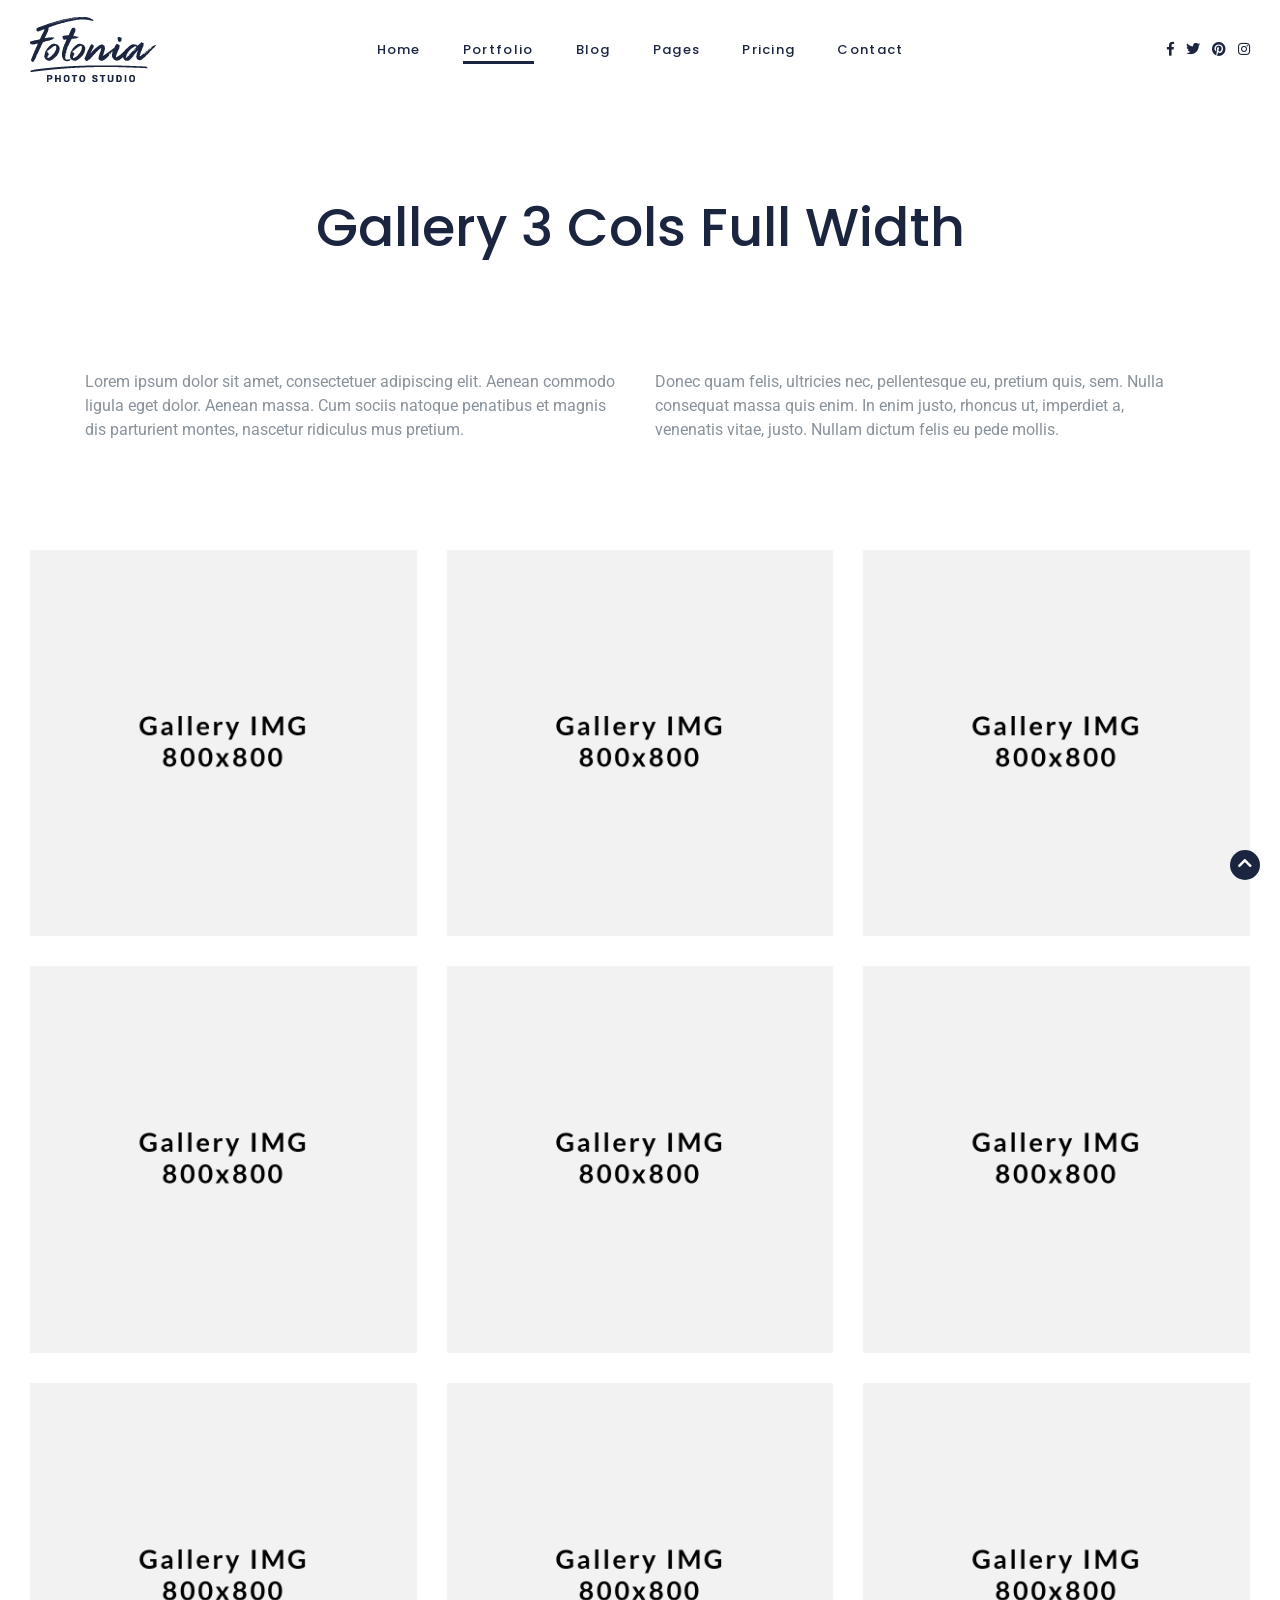
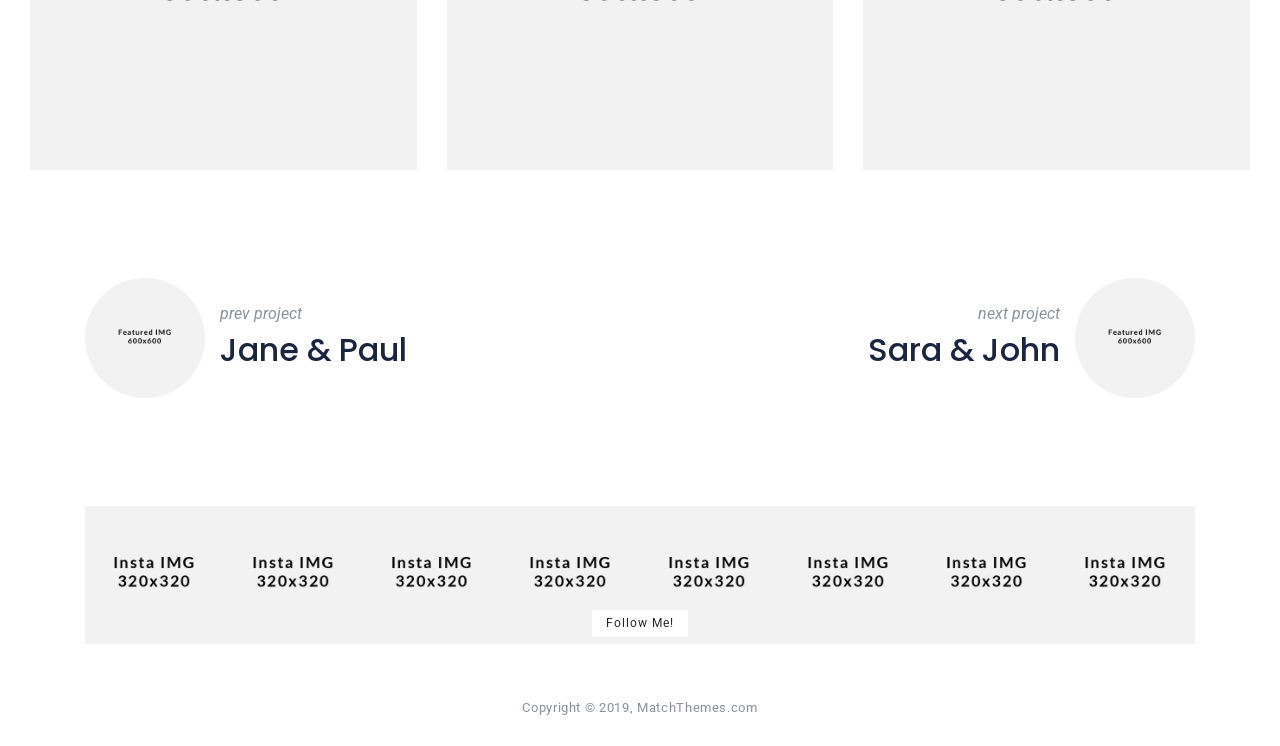
<file: gallery-3-cols-fullwidth.html>
<!DOCTYPE html>
<html lang="en-US">
	<head>
		<meta charset="UTF-8">
		<meta name="viewport" content="width=device-width, initial-scale=1.0">
		<title>Gallery 3 Cols Full Width - Fotonia</title>
		<!-- Google Fonts -->
		<link rel='stylesheet' id='fotonia-font-css'  href='http://fonts.googleapis.com/css?family=Roboto:400,400i,500,700%7CPoppins:300,400,500,600,700' type='text/css' media='all' />
		<!-- Bootstrap CSS -->
		<link rel='stylesheet' id='bootstrap-css'  href='css/bootstrap/css/bootstrap.min.css' type='text/css' media='all' />
		<!-- Font Awesome Icons CSS -->
		<link rel='stylesheet' id='font-awesome'  href='css/fontawesome/css/all.min.css' type='text/css' media='all' />
		<!-- Owl Carousel -->
		<link rel='stylesheet' id='owl-carousel'  href='js/owl-carousel/owl.carousel.min.css' type='text/css' media='all' />
		<!-- Main CSS File -->
		<link rel='stylesheet' id='fotonia-style-css'  href='style.css' type='text/css' media='all' />
		<!-- favicons -->
		<link rel="icon" href="images/icons/favicon-32x32.png" sizes="32x32" />
		<link rel="icon" href="images/icons/favicon-192x192.png" sizes="192x192" />
		<link rel="apple-touch-icon-precomposed" href="images/icons/favicon-180x180.png" />
	</head>
	<body class="home">
		<div class="menu-mask"></div>
		<!-- MOBILE MENU HOLDER -->
		<div class="mobile-menu-holder">
			<div class="modal-menu-container">
				<div class="exit-mobile"> <span class="icon-bar1"></span> <span class="icon-bar2"></span></div>
				<ul id="menu-menu-1" class="menu-mobile">
					<li class="menu-item menu-item-has-children">
						<a href="index.html">Home</a>
						<ul class="sub-menu">
							<li class="menu-item"><a href="index.html">Home 1</a></li>
							<li class="menu-item"><a href="home-1-w-content.html">Home 1 w/ content</a></li>
							<li class="menu-item"><a href="home-2.html">Home 2</a></li>
							<li class="menu-item"><a href="home-3.html">Home 3</a></li>
							<li class="menu-item"><a href="home-3-w-content.html">Home 3 w/ content</a></li>
							<li class="menu-item"><a href="home-4.html">Home 4</a></li>
							<li class="menu-item"><a href="home-5.html">Home 5</a></li>
							<li class="menu-item"><a href="home-6.html">Home 6</a></li>
							<li class="menu-item"><a href="top-header-2.html">Top Header 2</a></li>
							<li class="menu-item"><a href="top-header-3.html">Top Header 3</a></li>
						</ul>
					</li>
					<li class="menu-item menu-item-has-children current-menu-item">
						<a href="portfolio.html">Portfolio</a>
						<ul class="sub-menu">
							<li class="menu-item menu-item-has-children">
								<a href="gallery-masonry.html">Gallery Masonry</a>
								<ul class="sub-menu">
									<li class="menu-item"><a href="gallery-masonry-fullwidth.html">Full Width</a></li>
								</ul>
							</li>
							<li class="menu-item"><a href="gallery-1-2-cols.html">Gallery 1-2 Cols</a></li>
							<li class="menu-item menu-item-has-children current-menu-item">
								<a href="gallery-3-cols.html">Gallery 3 Cols</a>
								<ul class="sub-menu">
									<li class="menu-item"><a href="gallery-3-cols-fullwidth.html">Full Width</a></li>
								</ul>
							</li>
							<li class="menu-item menu-item-has-children">
								<a href="gallery-4-cols.html">Gallery 4 Cols</a>
								<ul class="sub-menu">
									<li class="menu-item"><a href="gallery-4-cols-fullwidth.html">Full Width</a></li>
								</ul>
							</li>
						</ul>
					</li>
					<li class="menu-item menu-item-has-children">
						<a href="blog.html">Blog</a>
						<ul class="sub-menu">
							<li class="menu-item menu-item-has-children">
								<a href="blog-list.html">Blog List</a>
								<ul class="sub-menu">
									<li class="menu-item"><a href="blog-list-fullwidth.html">Full Width</a></li>
								</ul>
							</li>
							<li class="menu-item menu-item-has-children">
								<a href="blog-grid-2-cols.html">Blog Grid 2 Cols</a>
								<ul class="sub-menu">
									<li class="menu-item"><a href="blog-grid-2-cols-fullwidth.html">Full Width</a></li>
								</ul>
							</li>
							<li class="menu-item"><a href="blog.html">Blog Grid 3 Cols</a></li>
							<li class="menu-item"><a href="blog-classic.html">Blog Classic</a></li>
							<li class="menu-item"><a href="blog-single-post.html">Single Post</a></li>
						</ul>
					</li>
					<li class="menu-item menu-item-has-children">
						<a href="#">Pages</a>
						<ul class="sub-menu">
							<li class="menu-item"><a href="about-me.html">About Me</a></li>
							<li class="menu-item"><a href="about-us.html">About Us</a></li>
							<li class="menu-item"><a href="faq-page.html">FAQ Page</a></li>
							<li class="menu-item"><a href="contact-2.html">Contact 2</a></li>
						</ul>
					</li>
					<li class="menu-item"><a href="pricing.html">Pricing</a></li>
					<li class="menu-item"><a href="contact.html">Contact</a></li>
				</ul>
			</div>
			<div class="menu-contact">
				<ul class="mobile-contact">
					<li class="mobile-email">contact@example.com</li>
					<li class="mobile-phone">+1 800 000 111</li>
				</ul>
				<ul class="social-media">
					<li><a class="social-facebook" href="#" target="_blank"><i class="fab fa-facebook-f"></i></a></li>
					<li><a class="social-twitter" href="#" target="_blank"><i class="fab fa-twitter"></i></a></li>
					<li><a class="social-pinterest" href="#" target="_blank"><i class="fab fa-pinterest"></i></a></li>
					<li><a class="social-instagram" href="#" target="_blank"><i class="fab fa-instagram"></i></a></li>
				</ul>
			</div>
		</div>
		<!-- /MOBILE MENU HOLDER -->
		<!-- HEADER -->
		<header id="header-1" class="headerHolder header-1">
			<div class="header-container">
				<div class="nav-button-holder"> <button type="button" class="nav-button"> <span class="icon-bar"></span> </button></div>
				<div class="logo logo-1"><a href="index.html"><img class="img-fluid" src="images/fotonia-logo.png" alt="Fotonia"></a></div>
				<nav class="nav-holder nav-holder-1">
					<ul id="menu-menu-2" class="menu-nav menu-nav-1">
						<li class="menu-item menu-item-has-children">
							<a href="index.html">Home</a>
							<ul class="sub-menu">
								<li class="menu-item"><a href="index.html">Home 1</a></li>
								<li class="menu-item"><a href="home-1-w-content.html">Home 1 w/ content</a></li>
								<li class="menu-item"><a href="home-2.html">Home 2</a></li>
								<li class="menu-item"><a href="home-3.html">Home 3</a></li>
								<li class="menu-item"><a href="home-3-w-content.html">Home 3 w/ content</a></li>
								<li class="menu-item"><a href="home-4.html">Home 4</a></li>
								<li class="menu-item"><a href="home-5.html">Home 5</a></li>
								<li class="menu-item"><a href="home-6.html">Home 6</a></li>
								<li class="menu-item"><a href="top-header-2.html">Top Header 2</a></li>
								<li class="menu-item"><a href="top-header-3.html">Top Header 3</a></li>
							</ul>
						</li>
						<li class="menu-item menu-item-has-children current-menu-item">
							<a href="portfolio.html">Portfolio</a>
							<ul class="sub-menu">
								<li class="menu-item menu-item-has-children">
									<a href="gallery-masonry.html">Gallery Masonry</a>
									<ul class="sub-menu">
										<li class="menu-item"><a href="gallery-masonry-fullwidth.html">Full Width</a></li>
									</ul>
								</li>
								<li class="menu-item"><a href="gallery-1-2-cols.html">Gallery 1-2 Cols</a></li>
								<li class="menu-item menu-item-has-children current-menu-item">
									<a href="gallery-3-cols.html">Gallery 3 Cols</a>
									<ul class="sub-menu">
										<li class="menu-item"><a href="gallery-3-cols-fullwidth.html">Full Width</a></li>
									</ul>
								</li>
								<li class="menu-item menu-item-has-children">
									<a href="gallery-4-cols.html">Gallery 4 Cols</a>
									<ul class="sub-menu">
										<li class="menu-item"><a href="gallery-4-cols-fullwidth.html">Full Width</a></li>
									</ul>
								</li>
							</ul>
						</li>
						<li class="menu-item menu-item-has-children">
							<a href="blog.html">Blog</a>
							<ul class="sub-menu">
								<li class="menu-item menu-item-has-children">
									<a href="blog-list.html">Blog List</a>
									<ul class="sub-menu">
										<li class="menu-item"><a href="blog-list-fullwidth.html">Full Width</a></li>
									</ul>
								</li>
								<li class="menu-item menu-item-has-children">
									<a href="blog-grid-2-cols.html">Blog Grid 2 Cols</a>
									<ul class="sub-menu">
										<li class="menu-item"><a href="blog-grid-2-cols-fullwidth.html">Full Width</a></li>
									</ul>
								</li>
								<li class="menu-item"><a href="blog.html">Blog Grid 3 Cols</a></li>
								<li class="menu-item"><a href="blog-classic.html">Blog Classic</a></li>
								<li class="menu-item"><a href="blog-single-post.html">Single Post</a></li>
							</ul>
						</li>
						<li class="menu-item menu-item-has-children">
							<a href="#">Pages</a>
							<ul class="sub-menu">
								<li class="menu-item"><a href="about-me.html">About Me</a></li>
								<li class="menu-item"><a href="about-us.html">About Us</a></li>
								<li class="menu-item"><a href="faq-page.html">FAQ Page</a></li>
								<li class="menu-item"><a href="contact-2.html">Contact 2</a></li>
							</ul>
						</li>
						<li class="menu-item"><a href="pricing.html">Pricing</a></li>
						<li class="menu-item"><a href="contact.html">Contact</a></li>
					</ul>
				</nav>
				<div class="header-social header-social-1">
					<ul class="social-media">
						<li><a class="social-facebook" href="#" target="_blank"><i class="fab fa-facebook-f"></i></a></li>
						<li><a class="social-twitter" href="#" target="_blank"><i class="fab fa-twitter"></i></a></li>
						<li><a class="social-pinterest" href="#" target="_blank"><i class="fab fa-pinterest"></i></a></li>
						<li><a class="social-instagram" href="#" target="_blank"><i class="fab fa-instagram"></i></a></li>
					</ul>
				</div>
			</div>
		</header>
		<!-- /HEADER -->
		<!-- /PAGE INTRO -->
		<div class="topSingleBkg topPageBkg">
			<div class="container">
				<div class="inner-desc">
					<h1 class="post-title single-post-title">Gallery 3 Cols Full Width</h1>
				</div>
			</div>
		</div>
		<!-- /PAGE INTRO -->
		<!-- CONTENT -->
		<div id="wrap-content" class="page-content page-portfolio-content">
			<div class="container">
				<div class="row">
					<div class="col-lg-6 margin-bm24">
						<p>Lorem ipsum dolor sit amet, consectetuer adipiscing elit. Aenean commodo ligula eget dolor. Aenean massa. Cum sociis natoque penatibus et magnis dis parturient montes, nascetur ridiculus mus pretium.</p>
					</div>
					<div class="col-lg-6">
						<p>Donec quam felis, ultricies nec, pellentesque eu, pretium quis, sem. Nulla consequat massa quis enim. In enim justo, rhoncus ut, imperdiet a, venenatis vitae, justo. Nullam dictum felis eu pede mollis. </p>
					</div>
				</div>
				<!-- /row -->
			</div>
			<!-- /container -->
		</div>
		<!-- /CONTENT --> 
		<!-- GALLERY --> 
		<div class="gallery-container">
			<div class="fullscreen-container fs-gallery">
				<div class="row gallery-grid3cols">
					<div class="col-sm-6 col-lg-4 gallery-post">
						<a href="images/portfolio/gal-4/gal-4-01.jpg" class="lightbox" title=""> <img class="img-fluid" src="images/portfolio/gal-4/gal-4-01.jpg" alt=""> </a>
					</div>
					<!-- /col-lg-4 -->
					<div class="col-sm-6 col-lg-4 gallery-post">
						<a href="images/portfolio/gal-4/gal-4-02.jpg" class="lightbox" title=""> <img class="img-fluid" src="images/portfolio/gal-4/gal-4-02.jpg" alt=""> </a>
					</div>
					<!-- /col-lg-4 -->
					<div class="col-sm-6 col-lg-4 gallery-post">
						<a href="images/portfolio/gal-4/gal-4-03.jpg" class="lightbox" title=""> <img class="img-fluid" src="images/portfolio/gal-4/gal-4-03.jpg" alt=""> </a>
					</div>
					<!-- /col-lg-4 -->
					<div class="col-sm-6 col-lg-4 gallery-post">
						<a href="images/portfolio/gal-4/gal-4-04.jpg" class="lightbox" title=""> <img class="img-fluid" src="images/portfolio/gal-4/gal-4-04.jpg" alt=""> </a>
					</div>
					<!-- /col-lg-4 -->
					<div class="col-sm-6 col-lg-4 gallery-post">
						<a href="images/portfolio/gal-4/gal-4-05.jpg" class="lightbox" title=""> <img class="img-fluid" src="images/portfolio/gal-4/gal-4-05.jpg" alt=""> </a>
					</div>
					<!-- /col-lg-4 -->
					<div class="col-sm-6 col-lg-4 gallery-post">
						<a href="images/portfolio/gal-4/gal-4-06.jpg" class="lightbox" title=""> <img class="img-fluid" src="images/portfolio/gal-4/gal-4-06.jpg" alt=""> </a>
					</div>
					<!-- /col-lg-4 -->
					<div class="col-sm-6 col-lg-4 gallery-post">
						<a href="images/portfolio/gal-4/gal-4-07.jpg" class="lightbox" title=""> <img class="img-fluid" src="images/portfolio/gal-4/gal-4-07.jpg" alt=""> </a>
					</div>
					<!-- /col-lg-4 -->
					<div class="col-sm-6 col-lg-4 gallery-post">
						<a href="images/portfolio/gal-4/gal-4-08.jpg" class="lightbox" title=""> <img class="img-fluid" src="images/portfolio/gal-4/gal-4-08.jpg" alt=""> </a>
					</div>
					<!-- /col-lg-4 -->
					<div class="col-sm-6 col-lg-4 gallery-post">
						<a href="images/portfolio/gal-4/gal-4-09.jpg" class="lightbox" title=""> <img class="img-fluid" src="images/portfolio/gal-4/gal-4-09.jpg" alt=""> </a>
					</div>
					<!-- /col-lg-4 -->
				</div>
				<!-- /row -->
			</div>
			<!-- /container -->
		</div>
		<!-- /gallery-container -->
		<!-- /GALLERY -->
		<!-- PREV / NEXT GALLERY -->	
		<div class="container">
			<div class="row meta-nav-holder port-meta-nav">
				<div class="col-md-6 meta-nav">
					<div class="pn-holder">
						<div class="pn-img"> <a href="#"> <img class="img-fluid" src="images/portfolio/featured-images/gal-3-600x600.jpg" alt=""> </a>
						</div>
						<div class="pn-desc">
							<div class="meta-nav-subtitle">prev project</div>
							<h3><a href="#" rel="prev">Jane &amp; Paul</a></h3>
						</div>
					</div>
				</div>
				<!-- /col-md-6 -->
				<div class="col-md-6 meta-nav meta-nav-right">
					<div class="pn-holder">
						<div class="pn-desc">
							<div class="meta-nav-subtitle">next project</div>
							<h3><a href="#" rel="next">Sara &amp; John</a></h3>
						</div>
						<div class="pn-img"> <a href="#"> <img class="img-fluid" src="images/portfolio/featured-images/gal-1-600x600.jpg" alt="Next Project"> </a></div>
					</div>
				</div>
				<!-- /col-md-6 -->
			</div>
			<!-- /row -->
		</div>
		<!-- /container -->
		<!-- /PREV / NEXT GALLERY -->	
		<!-- FOOTER -->
		<footer>
			<div class="container">
				<div id="footer-instagram">
					<ul class="instagram-pics instagram-size-small">
						<li class=""><a href="#" target="_blank" class=""><img src="images/insta/insta-1.jpg" alt=""/></a></li>
						<li class=""><a href="#" target="_blank" class=""><img src="images/insta/insta-2.jpg" alt=""/></a></li>
						<li class=""><a href="#" target="_blank" class=""><img src="images/insta/insta-3.jpg" alt=""/></a></li>
						<li class=""><a href="#" target="_blank" class=""><img src="images/insta/insta-4.jpg" alt=""/></a></li>
						<li class=""><a href="#" target="_blank" class=""><img src="images/insta/insta-5.jpg" alt=""/></a></li>
						<li class=""><a href="#" target="_blank" class=""><img src="images/insta/insta-6.jpg" alt=""/></a></li>
						<li class=""><a href="#" target="_blank" class=""><img src="images/insta/insta-7.jpg" alt=""/></a></li>
						<li class=""><a href="#" target="_blank" class=""><img src="images/insta/insta-8.jpg" alt=""/></a></li>
					</ul>
					<p class="clear"><a href="#" rel="me" target="_blank" class="">Follow Me!</a></p>
				</div>
				<!-- /footer-instagram -->
				<div class="copyright">
					<div class="footer-copy"> Copyright &copy; 2019, MatchThemes.com</div>
				</div>
			</div>
			<!-- /container -->
		</footer>
		<!-- /FOOTER -->
		<div class="scrollup">
			<a class="scrolltop" href="#">
			<i class="fa fa-chevron-up"></i>
			</a>
		</div>
		<!-- JS --> 
		<script src='js/jquery.js'></script>
		<script src='js/jquery-migrate.min.js'></script>
		<script src='css/bootstrap/js/popper.min.js'></script>
		<script src='css/bootstrap/js/bootstrap.min.js'></script>
		<script src='js/jquery.easing.min.js'></script>
		<script src='js/jquery.fitvids.js'></script>
		<script src='js/owl-carousel/owl.carousel.min.js'></script>
		<script src='js/isotope.pkgd.min.js'></script>
		<script src='js/simple-lightbox.min.js'></script>
		<!-- MAIN JS -->
		<script src='js/init.js'></script>
	</body>
</html>
</file>
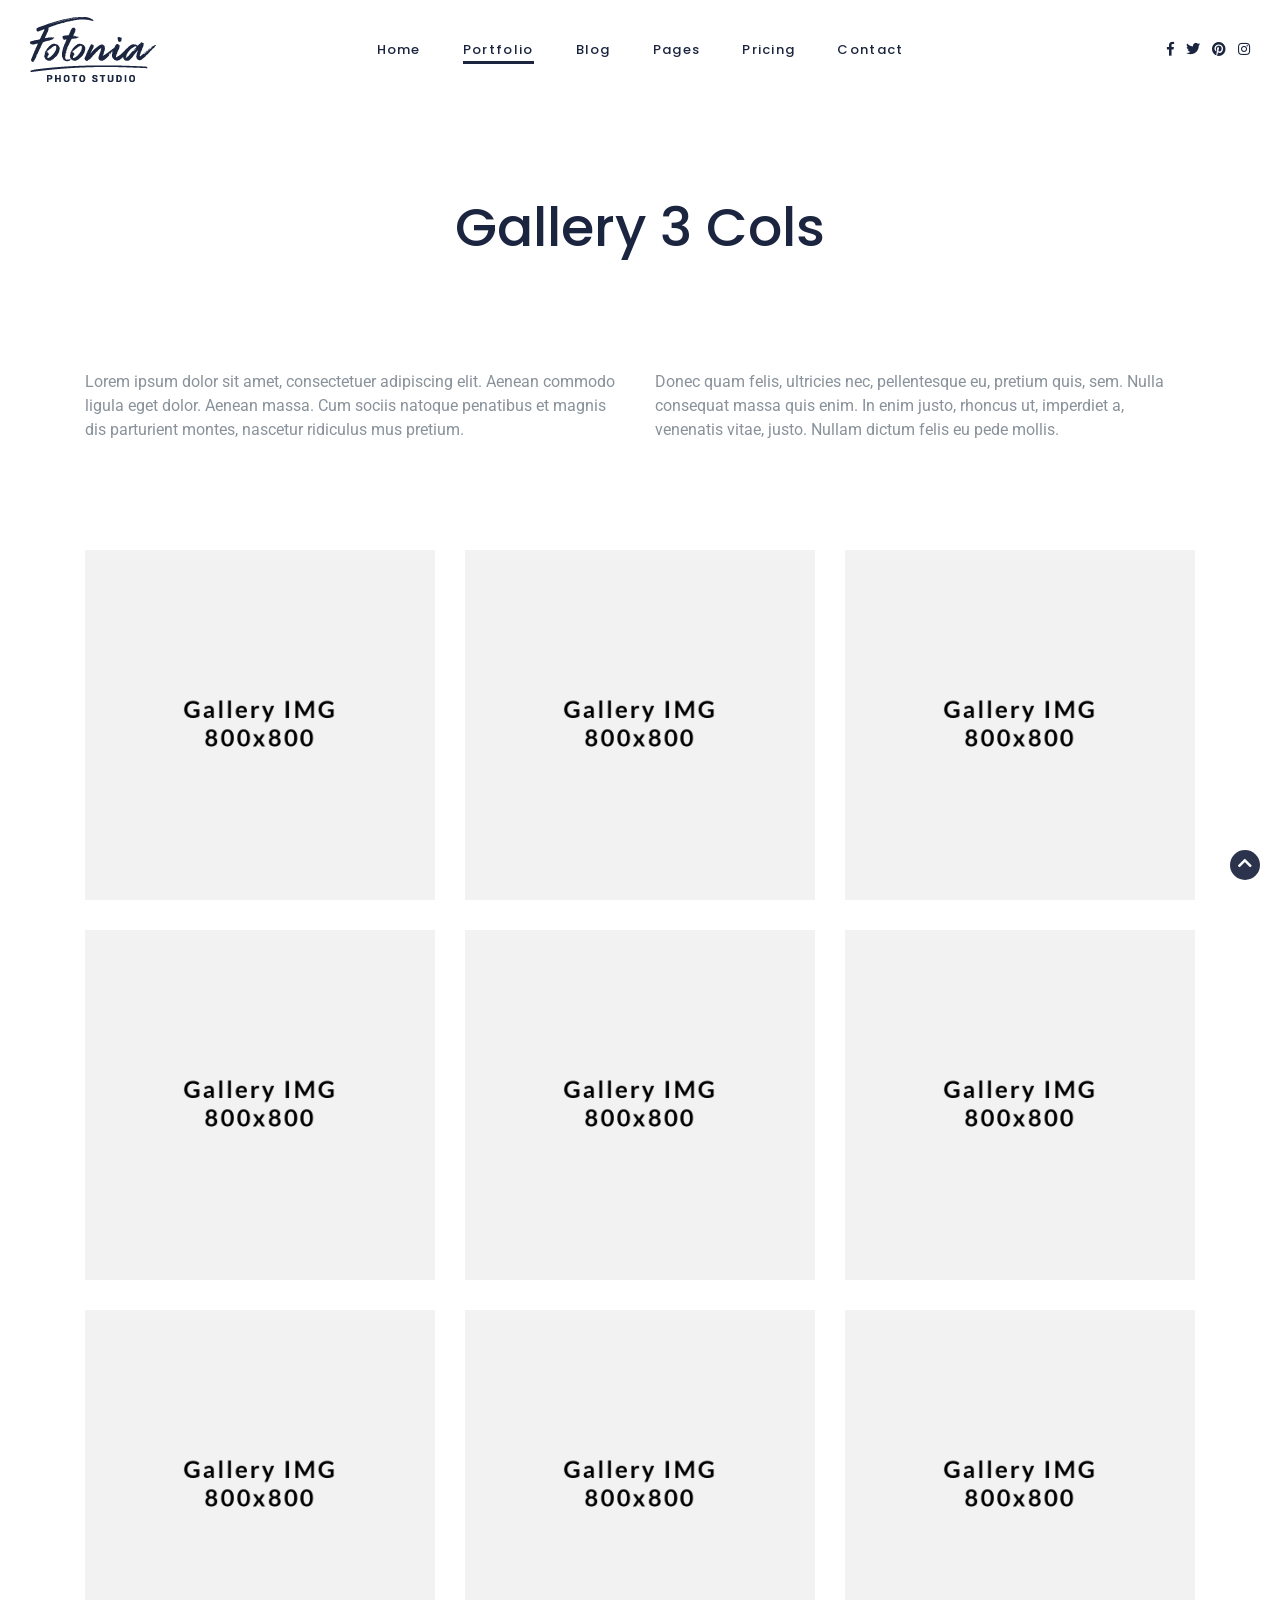
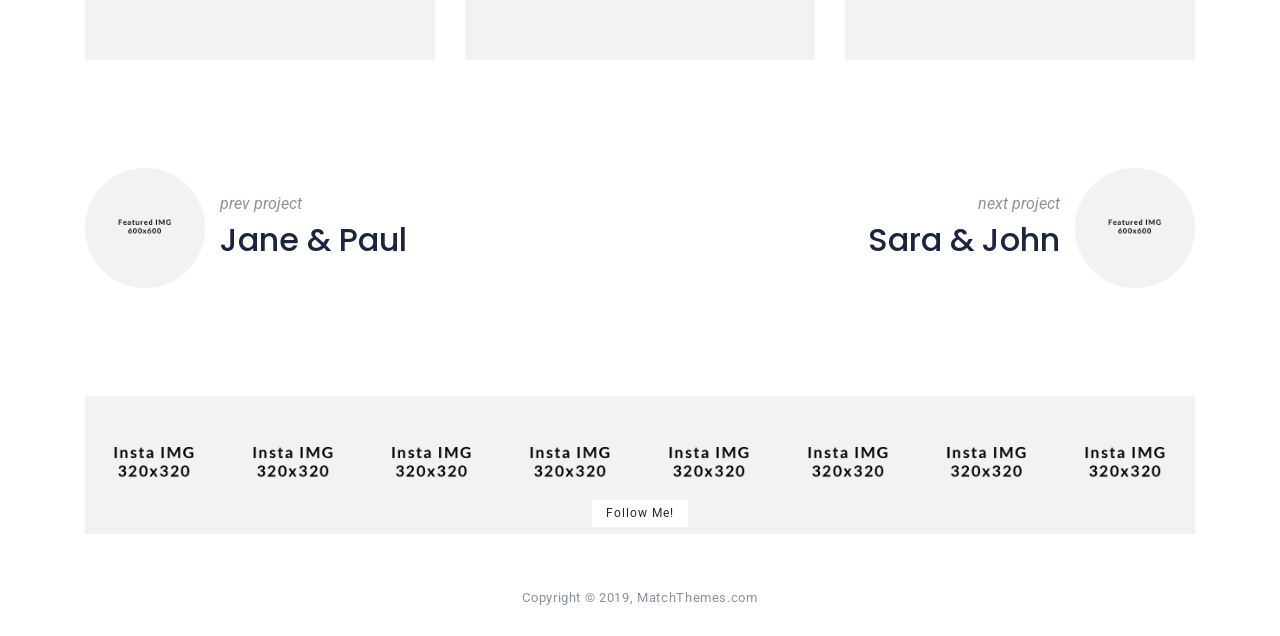
<file: gallery-3-cols.html>
<!DOCTYPE html>
<html lang="en-US">
	<head>
		<meta charset="UTF-8">
		<meta name="viewport" content="width=device-width, initial-scale=1.0">
		<title>Gallery 3 Cols - Fotonia</title>
		<!-- Google Fonts -->
		<link rel='stylesheet' id='fotonia-font-css'  href='http://fonts.googleapis.com/css?family=Roboto:400,400i,500,700%7CPoppins:300,400,500,600,700' type='text/css' media='all' />
		<!-- Bootstrap CSS -->
		<link rel='stylesheet' id='bootstrap-css'  href='css/bootstrap/css/bootstrap.min.css' type='text/css' media='all' />
		<!-- Font Awesome Icons CSS -->
		<link rel='stylesheet' id='font-awesome'  href='css/fontawesome/css/all.min.css' type='text/css' media='all' />
		<!-- Owl Carousel -->
		<link rel='stylesheet' id='owl-carousel'  href='js/owl-carousel/owl.carousel.min.css' type='text/css' media='all' />
		<!-- Main CSS File -->
		<link rel='stylesheet' id='fotonia-style-css'  href='style.css' type='text/css' media='all' />
		<!-- favicons -->
		<link rel="icon" href="images/icons/favicon-32x32.png" sizes="32x32" />
		<link rel="icon" href="images/icons/favicon-192x192.png" sizes="192x192" />
		<link rel="apple-touch-icon-precomposed" href="images/icons/favicon-180x180.png" />
	</head>
	<body class="home">
		<div class="menu-mask"></div>
		<!-- MOBILE MENU HOLDER -->
		<div class="mobile-menu-holder">
			<div class="modal-menu-container">
				<div class="exit-mobile"> <span class="icon-bar1"></span> <span class="icon-bar2"></span></div>
				<ul id="menu-menu-1" class="menu-mobile">
					<li class="menu-item menu-item-has-children">
						<a href="index.html">Home</a>
						<ul class="sub-menu">
							<li class="menu-item"><a href="index.html">Home 1</a></li>
							<li class="menu-item"><a href="home-1-w-content.html">Home 1 w/ content</a></li>
							<li class="menu-item"><a href="home-2.html">Home 2</a></li>
							<li class="menu-item"><a href="home-3.html">Home 3</a></li>
							<li class="menu-item"><a href="home-3-w-content.html">Home 3 w/ content</a></li>
							<li class="menu-item"><a href="home-4.html">Home 4</a></li>
							<li class="menu-item"><a href="home-5.html">Home 5</a></li>
							<li class="menu-item"><a href="home-6.html">Home 6</a></li>
							<li class="menu-item"><a href="top-header-2.html">Top Header 2</a></li>
							<li class="menu-item"><a href="top-header-3.html">Top Header 3</a></li>
						</ul>
					</li>
					<li class="menu-item menu-item-has-children current-menu-item">
						<a href="portfolio.html">Portfolio</a>
						<ul class="sub-menu">
							<li class="menu-item menu-item-has-children">
								<a href="gallery-masonry.html">Gallery Masonry</a>
								<ul class="sub-menu">
									<li class="menu-item"><a href="gallery-masonry-fullwidth.html">Full Width</a></li>
								</ul>
							</li>
							<li class="menu-item"><a href="gallery-1-2-cols.html">Gallery 1-2 Cols</a></li>
							<li class="menu-item menu-item-has-children current-menu-item">
								<a href="gallery-3-cols.html">Gallery 3 Cols</a>
								<ul class="sub-menu">
									<li class="menu-item"><a href="gallery-3-cols-fullwidth.html">Full Width</a></li>
								</ul>
							</li>
							<li class="menu-item menu-item-has-children">
								<a href="gallery-4-cols.html">Gallery 4 Cols</a>
								<ul class="sub-menu">
									<li class="menu-item"><a href="gallery-4-cols-fullwidth.html">Full Width</a></li>
								</ul>
							</li>
						</ul>
					</li>
					<li class="menu-item menu-item-has-children">
						<a href="blog.html">Blog</a>
						<ul class="sub-menu">
							<li class="menu-item menu-item-has-children">
								<a href="blog-list.html">Blog List</a>
								<ul class="sub-menu">
									<li class="menu-item"><a href="blog-list-fullwidth.html">Full Width</a></li>
								</ul>
							</li>
							<li class="menu-item menu-item-has-children">
								<a href="blog-grid-2-cols.html">Blog Grid 2 Cols</a>
								<ul class="sub-menu">
									<li class="menu-item"><a href="blog-grid-2-cols-fullwidth.html">Full Width</a></li>
								</ul>
							</li>
							<li class="menu-item"><a href="blog.html">Blog Grid 3 Cols</a></li>
							<li class="menu-item"><a href="blog-classic.html">Blog Classic</a></li>
							<li class="menu-item"><a href="blog-single-post.html">Single Post</a></li>
						</ul>
					</li>
					<li class="menu-item menu-item-has-children">
						<a href="#">Pages</a>
						<ul class="sub-menu">
							<li class="menu-item"><a href="about-me.html">About Me</a></li>
							<li class="menu-item"><a href="about-us.html">About Us</a></li>
							<li class="menu-item"><a href="faq-page.html">FAQ Page</a></li>
							<li class="menu-item"><a href="contact-2.html">Contact 2</a></li>
						</ul>
					</li>
					<li class="menu-item"><a href="pricing.html">Pricing</a></li>
					<li class="menu-item"><a href="contact.html">Contact</a></li>
				</ul>
			</div>
			<div class="menu-contact">
				<ul class="mobile-contact">
					<li class="mobile-email">contact@example.com</li>
					<li class="mobile-phone">+1 800 000 111</li>
				</ul>
				<ul class="social-media">
					<li><a class="social-facebook" href="#" target="_blank"><i class="fab fa-facebook-f"></i></a></li>
					<li><a class="social-twitter" href="#" target="_blank"><i class="fab fa-twitter"></i></a></li>
					<li><a class="social-pinterest" href="#" target="_blank"><i class="fab fa-pinterest"></i></a></li>
					<li><a class="social-instagram" href="#" target="_blank"><i class="fab fa-instagram"></i></a></li>
				</ul>
			</div>
		</div>
		<!-- /MOBILE MENU HOLDER -->
		<!-- HEADER -->
		<header id="header-1" class="headerHolder header-1">
			<div class="header-container">
				<div class="nav-button-holder"> <button type="button" class="nav-button"> <span class="icon-bar"></span> </button></div>
				<div class="logo logo-1"><a href="index.html"><img class="img-fluid" src="images/fotonia-logo.png" alt="Fotonia"></a></div>
				<nav class="nav-holder nav-holder-1">
					<ul id="menu-menu-2" class="menu-nav menu-nav-1">
						<li class="menu-item menu-item-has-children">
							<a href="index.html">Home</a>
							<ul class="sub-menu">
								<li class="menu-item"><a href="index.html">Home 1</a></li>
								<li class="menu-item"><a href="home-1-w-content.html">Home 1 w/ content</a></li>
								<li class="menu-item"><a href="home-2.html">Home 2</a></li>
								<li class="menu-item"><a href="home-3.html">Home 3</a></li>
								<li class="menu-item"><a href="home-3-w-content.html">Home 3 w/ content</a></li>
								<li class="menu-item"><a href="home-4.html">Home 4</a></li>
								<li class="menu-item"><a href="home-5.html">Home 5</a></li>
								<li class="menu-item"><a href="home-6.html">Home 6</a></li>
								<li class="menu-item"><a href="top-header-2.html">Top Header 2</a></li>
								<li class="menu-item"><a href="top-header-3.html">Top Header 3</a></li>
							</ul>
						</li>
						<li class="menu-item menu-item-has-children current-menu-item">
							<a href="portfolio.html">Portfolio</a>
							<ul class="sub-menu">
								<li class="menu-item menu-item-has-children">
									<a href="gallery-masonry.html">Gallery Masonry</a>
									<ul class="sub-menu">
										<li class="menu-item"><a href="gallery-masonry-fullwidth.html">Full Width</a></li>
									</ul>
								</li>
								<li class="menu-item"><a href="gallery-1-2-cols.html">Gallery 1-2 Cols</a></li>
								<li class="menu-item menu-item-has-children current-menu-item">
									<a href="gallery-3-cols.html">Gallery 3 Cols</a>
									<ul class="sub-menu">
										<li class="menu-item"><a href="gallery-3-cols-fullwidth.html">Full Width</a></li>
									</ul>
								</li>
								<li class="menu-item menu-item-has-children">
									<a href="gallery-4-cols.html">Gallery 4 Cols</a>
									<ul class="sub-menu">
										<li class="menu-item"><a href="gallery-4-cols-fullwidth.html">Full Width</a></li>
									</ul>
								</li>
							</ul>
						</li>
						<li class="menu-item menu-item-has-children">
							<a href="blog.html">Blog</a>
							<ul class="sub-menu">
								<li class="menu-item menu-item-has-children">
									<a href="blog-list.html">Blog List</a>
									<ul class="sub-menu">
										<li class="menu-item"><a href="blog-list-fullwidth.html">Full Width</a></li>
									</ul>
								</li>
								<li class="menu-item menu-item-has-children">
									<a href="blog-grid-2-cols.html">Blog Grid 2 Cols</a>
									<ul class="sub-menu">
										<li class="menu-item"><a href="blog-grid-2-cols-fullwidth.html">Full Width</a></li>
									</ul>
								</li>
								<li class="menu-item"><a href="blog.html">Blog Grid 3 Cols</a></li>
								<li class="menu-item"><a href="blog-classic.html">Blog Classic</a></li>
								<li class="menu-item"><a href="blog-single-post.html">Single Post</a></li>
							</ul>
						</li>
						<li class="menu-item menu-item-has-children">
							<a href="#">Pages</a>
							<ul class="sub-menu">
								<li class="menu-item"><a href="about-me.html">About Me</a></li>
								<li class="menu-item"><a href="about-us.html">About Us</a></li>
								<li class="menu-item"><a href="faq-page.html">FAQ Page</a></li>
								<li class="menu-item"><a href="contact-2.html">Contact 2</a></li>
							</ul>
						</li>
						<li class="menu-item"><a href="pricing.html">Pricing</a></li>
						<li class="menu-item"><a href="contact.html">Contact</a></li>
					</ul>
				</nav>
				<div class="header-social header-social-1">
					<ul class="social-media">
						<li><a class="social-facebook" href="#" target="_blank"><i class="fab fa-facebook-f"></i></a></li>
						<li><a class="social-twitter" href="#" target="_blank"><i class="fab fa-twitter"></i></a></li>
						<li><a class="social-pinterest" href="#" target="_blank"><i class="fab fa-pinterest"></i></a></li>
						<li><a class="social-instagram" href="#" target="_blank"><i class="fab fa-instagram"></i></a></li>
					</ul>
				</div>
			</div>
		</header>
		<!-- /HEADER -->
		<!-- /PAGE INTRO -->
		<div class="topSingleBkg topPageBkg">
			<div class="container">
				<div class="inner-desc">
					<h1 class="post-title single-post-title">Gallery 3 Cols</h1>
				</div>
			</div>
		</div>
		<!-- /PAGE INTRO -->
		<!-- CONTENT -->
		<div id="wrap-content" class="page-content page-portfolio-content">
			<div class="container">
				<div class="row">
					<div class="col-lg-6 margin-bm24">
						<p>Lorem ipsum dolor sit amet, consectetuer adipiscing elit. Aenean commodo ligula eget dolor. Aenean massa. Cum sociis natoque penatibus et magnis dis parturient montes, nascetur ridiculus mus pretium.</p>
					</div>
					<div class="col-lg-6">
						<p>Donec quam felis, ultricies nec, pellentesque eu, pretium quis, sem. Nulla consequat massa quis enim. In enim justo, rhoncus ut, imperdiet a, venenatis vitae, justo. Nullam dictum felis eu pede mollis. </p>
					</div>
				</div>
				<!-- /row -->
			</div>
			<!-- /container -->
		</div>
		<!-- /CONTENT --> 
		<!-- GALLERY --> 
		<div class="gallery-container">
			<div class="container">
				<div class="row gallery-grid3cols">
					<div class="col-sm-6 col-lg-4 gallery-post">
						<a href="images/portfolio/gal-4/gal-4-01.jpg" class="lightbox" title=""> <img class="img-fluid" src="images/portfolio/gal-4/gal-4-01.jpg" alt=""> </a>
					</div>
					<!-- /col-lg-4 -->
					<div class="col-sm-6 col-lg-4 gallery-post">
						<a href="images/portfolio/gal-4/gal-4-02.jpg" class="lightbox" title=""> <img class="img-fluid" src="images/portfolio/gal-4/gal-4-02.jpg" alt=""> </a>
					</div>
					<!-- /col-lg-4 -->
					<div class="col-sm-6 col-lg-4 gallery-post">
						<a href="images/portfolio/gal-4/gal-4-03.jpg" class="lightbox" title=""> <img class="img-fluid" src="images/portfolio/gal-4/gal-4-03.jpg" alt=""> </a>
					</div>
					<!-- /col-lg-4 -->
					<div class="col-sm-6 col-lg-4 gallery-post">
						<a href="images/portfolio/gal-4/gal-4-04.jpg" class="lightbox" title=""> <img class="img-fluid" src="images/portfolio/gal-4/gal-4-04.jpg" alt=""> </a>
					</div>
					<!-- /col-lg-4 -->
					<div class="col-sm-6 col-lg-4 gallery-post">
						<a href="images/portfolio/gal-4/gal-4-05.jpg" class="lightbox" title=""> <img class="img-fluid" src="images/portfolio/gal-4/gal-4-05.jpg" alt=""> </a>
					</div>
					<!-- /col-lg-4 -->
					<div class="col-sm-6 col-lg-4 gallery-post">
						<a href="images/portfolio/gal-4/gal-4-06.jpg" class="lightbox" title=""> <img class="img-fluid" src="images/portfolio/gal-4/gal-4-06.jpg" alt=""> </a>
					</div>
					<!-- /col-lg-4 -->
					<div class="col-sm-6 col-lg-4 gallery-post">
						<a href="images/portfolio/gal-4/gal-4-07.jpg" class="lightbox" title=""> <img class="img-fluid" src="images/portfolio/gal-4/gal-4-07.jpg" alt=""> </a>
					</div>
					<!-- /col-lg-4 -->
					<div class="col-sm-6 col-lg-4 gallery-post">
						<a href="images/portfolio/gal-4/gal-4-08.jpg" class="lightbox" title=""> <img class="img-fluid" src="images/portfolio/gal-4/gal-4-08.jpg" alt=""> </a>
					</div>
					<!-- /col-lg-4 -->
					<div class="col-sm-6 col-lg-4 gallery-post">
						<a href="images/portfolio/gal-4/gal-4-09.jpg" class="lightbox" title=""> <img class="img-fluid" src="images/portfolio/gal-4/gal-4-09.jpg" alt=""> </a>
					</div>
					<!-- /col-lg-4 -->
				</div>
				<!-- /row -->
			</div>
			<!-- /container -->
		</div>
		<!-- /gallery-container -->
		<!-- /GALLERY -->
		<!-- PREV / NEXT GALLERY -->	
		<div class="container">
			<div class="row meta-nav-holder port-meta-nav">
				<div class="col-md-6 meta-nav">
					<div class="pn-holder">
						<div class="pn-img"> <a href="#"> <img class="img-fluid" src="images/portfolio/featured-images/gal-3-600x600.jpg" alt=""> </a>
						</div>
						<div class="pn-desc">
							<div class="meta-nav-subtitle">prev project</div>
							<h3><a href="#" rel="prev">Jane &amp; Paul</a></h3>
						</div>
					</div>
				</div>
				<!-- /col-md-6 -->
				<div class="col-md-6 meta-nav meta-nav-right">
					<div class="pn-holder">
						<div class="pn-desc">
							<div class="meta-nav-subtitle">next project</div>
							<h3><a href="#" rel="next">Sara &amp; John</a></h3>
						</div>
						<div class="pn-img"> <a href="#"> <img class="img-fluid" src="images/portfolio/featured-images/gal-1-600x600.jpg" alt="Next Project"> </a></div>
					</div>
				</div>
				<!-- /col-md-6 -->
			</div>
			<!-- /row -->
		</div>
		<!-- /container -->
		<!-- /PREV / NEXT GALLERY -->	
		<!-- FOOTER -->
		<footer>
			<div class="container">
				<div id="footer-instagram">
					<ul class="instagram-pics instagram-size-small">
						<li class=""><a href="#" target="_blank" class=""><img src="images/insta/insta-1.jpg" alt=""/></a></li>
						<li class=""><a href="#" target="_blank" class=""><img src="images/insta/insta-2.jpg" alt=""/></a></li>
						<li class=""><a href="#" target="_blank" class=""><img src="images/insta/insta-3.jpg" alt=""/></a></li>
						<li class=""><a href="#" target="_blank" class=""><img src="images/insta/insta-4.jpg" alt=""/></a></li>
						<li class=""><a href="#" target="_blank" class=""><img src="images/insta/insta-5.jpg" alt=""/></a></li>
						<li class=""><a href="#" target="_blank" class=""><img src="images/insta/insta-6.jpg" alt=""/></a></li>
						<li class=""><a href="#" target="_blank" class=""><img src="images/insta/insta-7.jpg" alt=""/></a></li>
						<li class=""><a href="#" target="_blank" class=""><img src="images/insta/insta-8.jpg" alt=""/></a></li>
					</ul>
					<p class="clear"><a href="#" rel="me" target="_blank" class="">Follow Me!</a></p>
				</div>
				<!-- /footer-instagram -->
				<div class="copyright">
					<div class="footer-copy"> Copyright &copy; 2019, MatchThemes.com</div>
				</div>
			</div>
			<!-- /container -->
		</footer>
		<!-- /FOOTER -->
		<div class="scrollup">
			<a class="scrolltop" href="#">
			<i class="fa fa-chevron-up"></i>
			</a>
		</div>
		<!-- JS --> 
		<script src='js/jquery.js'></script>
		<script src='js/jquery-migrate.min.js'></script>
		<script src='css/bootstrap/js/popper.min.js'></script>
		<script src='css/bootstrap/js/bootstrap.min.js'></script>
		<script src='js/jquery.easing.min.js'></script>
		<script src='js/jquery.fitvids.js'></script>
		<script src='js/owl-carousel/owl.carousel.min.js'></script>
		<script src='js/isotope.pkgd.min.js'></script>
		<script src='js/simple-lightbox.min.js'></script>
		<!-- MAIN JS -->
		<script src='js/init.js'></script>
	</body>
</html>
</file>
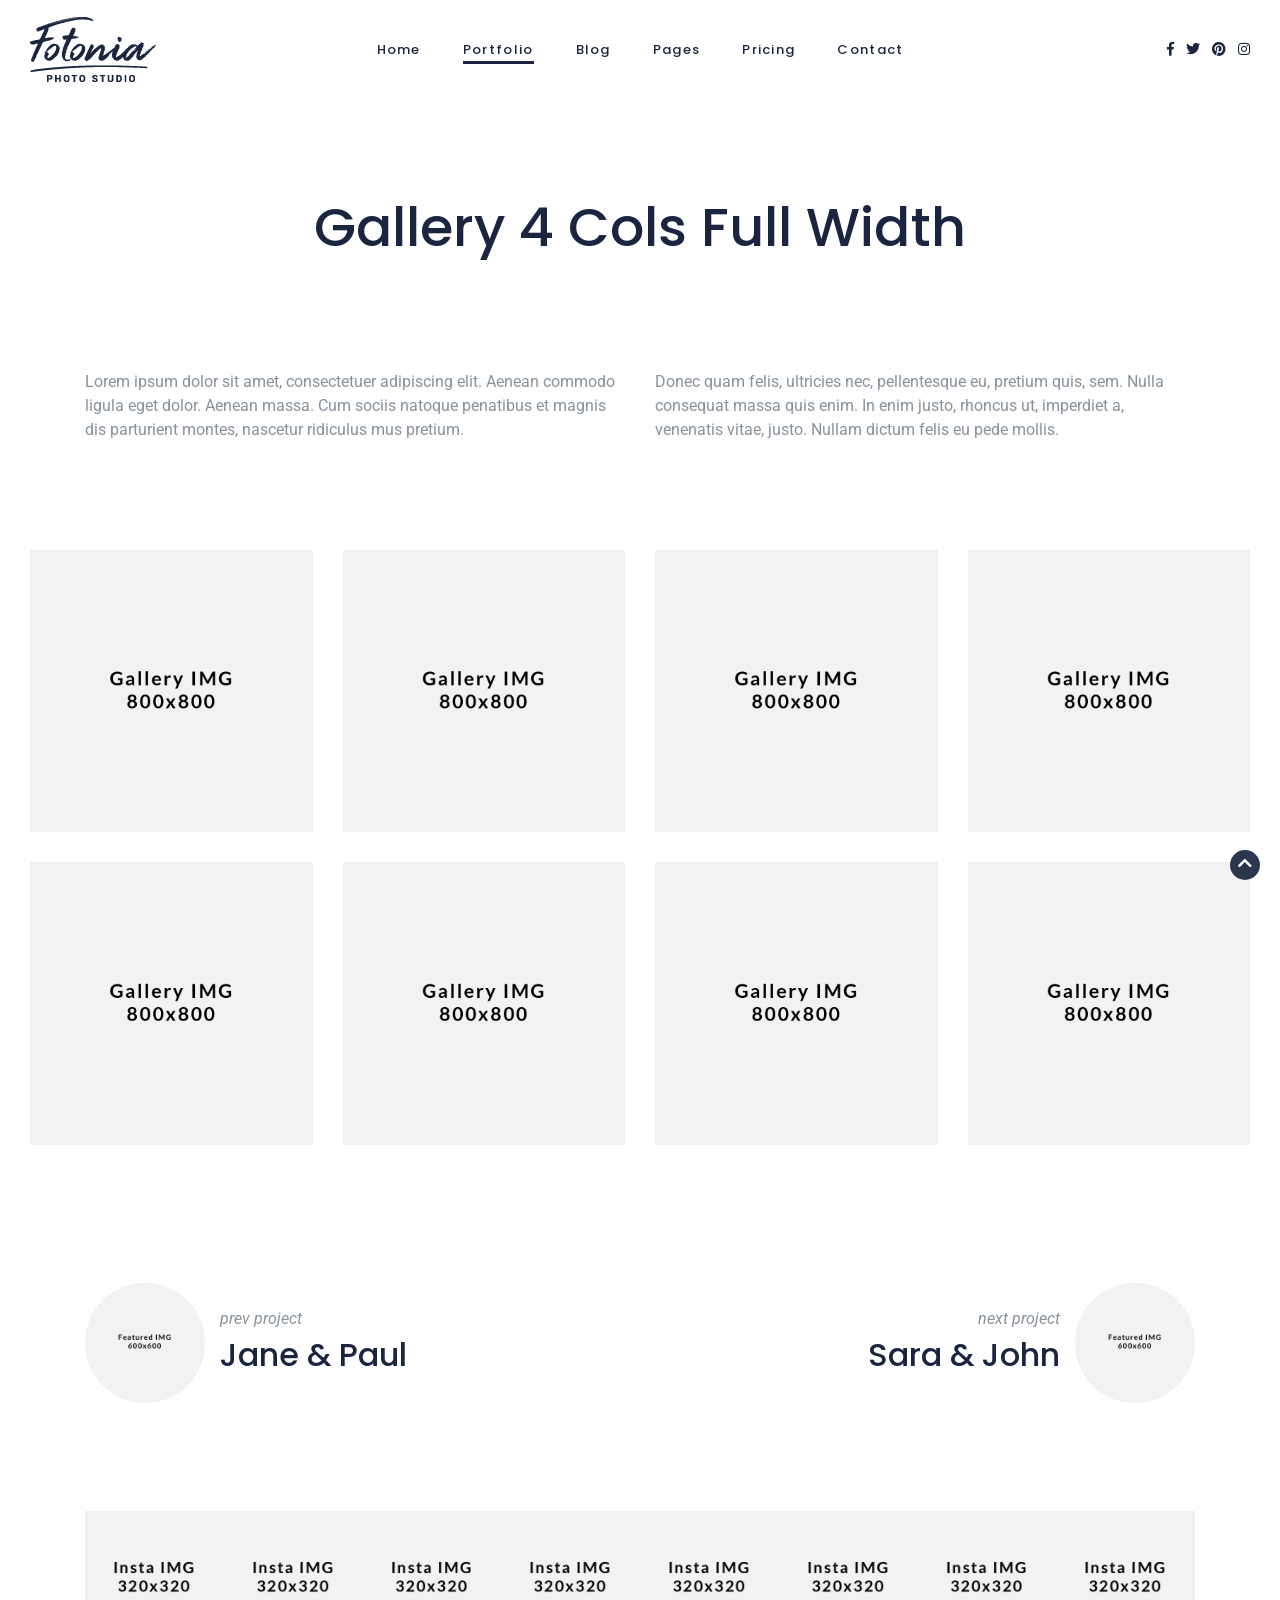
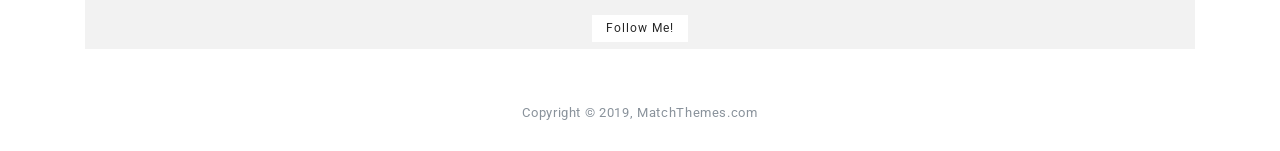
<file: gallery-4-cols-fullwidth.html>
<!DOCTYPE html>
<html lang="en-US">
	<head>
		<meta charset="UTF-8">
		<meta name="viewport" content="width=device-width, initial-scale=1.0">
		<title>Gallery 4 Cols Full Width - Fotonia</title>
		<!-- Google Fonts -->
		<link rel='stylesheet' id='fotonia-font-css'  href='http://fonts.googleapis.com/css?family=Roboto:400,400i,500,700%7CPoppins:300,400,500,600,700' type='text/css' media='all' />
		<!-- Bootstrap CSS -->
		<link rel='stylesheet' id='bootstrap-css'  href='css/bootstrap/css/bootstrap.min.css' type='text/css' media='all' />
		<!-- Font Awesome Icons CSS -->
		<link rel='stylesheet' id='font-awesome'  href='css/fontawesome/css/all.min.css' type='text/css' media='all' />
		<!-- Owl Carousel -->
		<link rel='stylesheet' id='owl-carousel'  href='js/owl-carousel/owl.carousel.min.css' type='text/css' media='all' />
		<!-- Main CSS File -->
		<link rel='stylesheet' id='fotonia-style-css'  href='style.css' type='text/css' media='all' />
		<!-- favicons -->
		<link rel="icon" href="images/icons/favicon-32x32.png" sizes="32x32" />
		<link rel="icon" href="images/icons/favicon-192x192.png" sizes="192x192" />
		<link rel="apple-touch-icon-precomposed" href="images/icons/favicon-180x180.png" />
	</head>
	<body class="home">
		<div class="menu-mask"></div>
		<!-- MOBILE MENU HOLDER -->
		<div class="mobile-menu-holder">
			<div class="modal-menu-container">
				<div class="exit-mobile"> <span class="icon-bar1"></span> <span class="icon-bar2"></span></div>
				<ul id="menu-menu-1" class="menu-mobile">
					<li class="menu-item menu-item-has-children">
						<a href="index.html">Home</a>
						<ul class="sub-menu">
							<li class="menu-item"><a href="index.html">Home 1</a></li>
							<li class="menu-item"><a href="home-1-w-content.html">Home 1 w/ content</a></li>
							<li class="menu-item"><a href="home-2.html">Home 2</a></li>
							<li class="menu-item"><a href="home-3.html">Home 3</a></li>
							<li class="menu-item"><a href="home-3-w-content.html">Home 3 w/ content</a></li>
							<li class="menu-item"><a href="home-4.html">Home 4</a></li>
							<li class="menu-item"><a href="home-5.html">Home 5</a></li>
							<li class="menu-item"><a href="home-6.html">Home 6</a></li>
							<li class="menu-item"><a href="top-header-2.html">Top Header 2</a></li>
							<li class="menu-item"><a href="top-header-3.html">Top Header 3</a></li>
						</ul>
					</li>
					<li class="menu-item menu-item-has-children current-menu-item">
						<a href="portfolio.html">Portfolio</a>
						<ul class="sub-menu">
							<li class="menu-item menu-item-has-children">
								<a href="gallery-masonry.html">Gallery Masonry</a>
								<ul class="sub-menu">
									<li class="menu-item"><a href="gallery-masonry-fullwidth.html">Full Width</a></li>
								</ul>
							</li>
							<li class="menu-item"><a href="gallery-1-2-cols.html">Gallery 1-2 Cols</a></li>
							<li class="menu-item menu-item-has-children">
								<a href="gallery-3-cols.html">Gallery 3 Cols</a>
								<ul class="sub-menu">
									<li class="menu-item"><a href="gallery-3-cols-fullwidth.html">Full Width</a></li>
								</ul>
							</li>
							<li class="menu-item menu-item-has-children current-menu-item">
								<a href="gallery-4-cols.html">Gallery 4 Cols</a>
								<ul class="sub-menu">
									<li class="menu-item"><a href="gallery-4-cols-fullwidth.html">Full Width</a></li>
								</ul>
							</li>
						</ul>
					</li>
					<li class="menu-item menu-item-has-children">
						<a href="blog.html">Blog</a>
						<ul class="sub-menu">
							<li class="menu-item menu-item-has-children">
								<a href="blog-list.html">Blog List</a>
								<ul class="sub-menu">
									<li class="menu-item"><a href="blog-list-fullwidth.html">Full Width</a></li>
								</ul>
							</li>
							<li class="menu-item menu-item-has-children">
								<a href="blog-grid-2-cols.html">Blog Grid 2 Cols</a>
								<ul class="sub-menu">
									<li class="menu-item"><a href="blog-grid-2-cols-fullwidth.html">Full Width</a></li>
								</ul>
							</li>
							<li class="menu-item"><a href="blog.html">Blog Grid 3 Cols</a></li>
							<li class="menu-item"><a href="blog-classic.html">Blog Classic</a></li>
							<li class="menu-item"><a href="blog-single-post.html">Single Post</a></li>
						</ul>
					</li>
					<li class="menu-item menu-item-has-children">
						<a href="#">Pages</a>
						<ul class="sub-menu">
							<li class="menu-item"><a href="about-me.html">About Me</a></li>
							<li class="menu-item"><a href="about-us.html">About Us</a></li>
							<li class="menu-item"><a href="faq-page.html">FAQ Page</a></li>
							<li class="menu-item"><a href="contact-2.html">Contact 2</a></li>
						</ul>
					</li>
					<li class="menu-item"><a href="pricing.html">Pricing</a></li>
					<li class="menu-item"><a href="contact.html">Contact</a></li>
				</ul>
			</div>
			<div class="menu-contact">
				<ul class="mobile-contact">
					<li class="mobile-email">contact@example.com</li>
					<li class="mobile-phone">+1 800 000 111</li>
				</ul>
				<ul class="social-media">
					<li><a class="social-facebook" href="#" target="_blank"><i class="fab fa-facebook-f"></i></a></li>
					<li><a class="social-twitter" href="#" target="_blank"><i class="fab fa-twitter"></i></a></li>
					<li><a class="social-pinterest" href="#" target="_blank"><i class="fab fa-pinterest"></i></a></li>
					<li><a class="social-instagram" href="#" target="_blank"><i class="fab fa-instagram"></i></a></li>
				</ul>
			</div>
		</div>
		<!-- /MOBILE MENU HOLDER -->
		<!-- HEADER -->
		<header id="header-1" class="headerHolder header-1">
			<div class="header-container">
				<div class="nav-button-holder"> <button type="button" class="nav-button"> <span class="icon-bar"></span> </button></div>
				<div class="logo logo-1"><a href="index.html"><img class="img-fluid" src="images/fotonia-logo.png" alt="Fotonia"></a></div>
				<nav class="nav-holder nav-holder-1">
					<ul id="menu-menu-2" class="menu-nav menu-nav-1">
						<li class="menu-item menu-item-has-children">
							<a href="index.html">Home</a>
							<ul class="sub-menu">
								<li class="menu-item"><a href="index.html">Home 1</a></li>
								<li class="menu-item"><a href="home-1-w-content.html">Home 1 w/ content</a></li>
								<li class="menu-item"><a href="home-2.html">Home 2</a></li>
								<li class="menu-item"><a href="home-3.html">Home 3</a></li>
								<li class="menu-item"><a href="home-3-w-content.html">Home 3 w/ content</a></li>
								<li class="menu-item"><a href="home-4.html">Home 4</a></li>
								<li class="menu-item"><a href="home-5.html">Home 5</a></li>
								<li class="menu-item"><a href="home-6.html">Home 6</a></li>
								<li class="menu-item"><a href="top-header-2.html">Top Header 2</a></li>
								<li class="menu-item"><a href="top-header-3.html">Top Header 3</a></li>
							</ul>
						</li>
						<li class="menu-item menu-item-has-children current-menu-item">
							<a href="portfolio.html">Portfolio</a>
							<ul class="sub-menu">
								<li class="menu-item menu-item-has-children">
									<a href="gallery-masonry.html">Gallery Masonry</a>
									<ul class="sub-menu">
										<li class="menu-item"><a href="gallery-masonry-fullwidth.html">Full Width</a></li>
									</ul>
								</li>
								<li class="menu-item"><a href="gallery-1-2-cols.html">Gallery 1-2 Cols</a></li>
								<li class="menu-item menu-item-has-children">
									<a href="gallery-3-cols.html">Gallery 3 Cols</a>
									<ul class="sub-menu">
										<li class="menu-item"><a href="gallery-3-cols-fullwidth.html">Full Width</a></li>
									</ul>
								</li>
								<li class="menu-item menu-item-has-children current-menu-item">
									<a href="gallery-4-cols.html">Gallery 4 Cols</a>
									<ul class="sub-menu">
										<li class="menu-item"><a href="gallery-4-cols-fullwidth.html">Full Width</a></li>
									</ul>
								</li>
							</ul>
						</li>
						<li class="menu-item menu-item-has-children">
							<a href="blog.html">Blog</a>
							<ul class="sub-menu">
								<li class="menu-item menu-item-has-children">
									<a href="blog-list.html">Blog List</a>
									<ul class="sub-menu">
										<li class="menu-item"><a href="blog-list-fullwidth.html">Full Width</a></li>
									</ul>
								</li>
								<li class="menu-item menu-item-has-children">
									<a href="blog-grid-2-cols.html">Blog Grid 2 Cols</a>
									<ul class="sub-menu">
										<li class="menu-item"><a href="blog-grid-2-cols-fullwidth.html">Full Width</a></li>
									</ul>
								</li>
								<li class="menu-item"><a href="blog.html">Blog Grid 3 Cols</a></li>
								<li class="menu-item"><a href="blog-classic.html">Blog Classic</a></li>
								<li class="menu-item"><a href="blog-single-post.html">Single Post</a></li>
							</ul>
						</li>
						<li class="menu-item menu-item-has-children">
							<a href="#">Pages</a>
							<ul class="sub-menu">
								<li class="menu-item"><a href="about-me.html">About Me</a></li>
								<li class="menu-item"><a href="about-us.html">About Us</a></li>
								<li class="menu-item"><a href="faq-page.html">FAQ Page</a></li>
								<li class="menu-item"><a href="contact-2.html">Contact 2</a></li>
							</ul>
						</li>
						<li class="menu-item"><a href="pricing.html">Pricing</a></li>
						<li class="menu-item"><a href="contact.html">Contact</a></li>
					</ul>
				</nav>
				<div class="header-social header-social-1">
					<ul class="social-media">
						<li><a class="social-facebook" href="#" target="_blank"><i class="fab fa-facebook-f"></i></a></li>
						<li><a class="social-twitter" href="#" target="_blank"><i class="fab fa-twitter"></i></a></li>
						<li><a class="social-pinterest" href="#" target="_blank"><i class="fab fa-pinterest"></i></a></li>
						<li><a class="social-instagram" href="#" target="_blank"><i class="fab fa-instagram"></i></a></li>
					</ul>
				</div>
			</div>
		</header>
		<!-- /HEADER -->
		<!-- /PAGE INTRO -->
		<div class="topSingleBkg topPageBkg">
			<div class="container">
				<div class="inner-desc">
					<h1 class="post-title single-post-title">Gallery 4 Cols Full Width</h1>
				</div>
			</div>
		</div>
		<!-- /PAGE INTRO -->
		<!-- CONTENT -->
		<div id="wrap-content" class="page-content page-portfolio-content">
			<div class="container">
				<div class="row">
					<div class="col-lg-6 margin-bm24">
						<p>Lorem ipsum dolor sit amet, consectetuer adipiscing elit. Aenean commodo ligula eget dolor. Aenean massa. Cum sociis natoque penatibus et magnis dis parturient montes, nascetur ridiculus mus pretium.</p>
					</div>
					<div class="col-lg-6">
						<p>Donec quam felis, ultricies nec, pellentesque eu, pretium quis, sem. Nulla consequat massa quis enim. In enim justo, rhoncus ut, imperdiet a, venenatis vitae, justo. Nullam dictum felis eu pede mollis. </p>
					</div>
				</div>
				<!-- /row -->
			</div>
			<!-- /container -->
		</div>
		<!-- /CONTENT --> 
		<!-- GALLERY --> 
		<div class="gallery-container">
			<div class="fullscreen-container fs-gallery">
				<div class="row gallery-grid4cols">
					<div class="col-sm-6 col-lg-3 gallery-post">
						<a href="images/portfolio/gal-4/gal-4-01.jpg" class="lightbox" title=""> <img class="img-fluid" src="images/portfolio/gal-4/gal-4-01.jpg" alt=""> </a>
					</div>
					<!-- /col-lg-3 -->
					<div class="col-sm-6 col-lg-3 gallery-post">
						<a href="images/portfolio/gal-4/gal-4-02.jpg" class="lightbox" title=""> <img class="img-fluid" src="images/portfolio/gal-4/gal-4-02.jpg" alt=""> </a>
					</div>
					<!-- /col-lg-3 -->
					<div class="col-sm-6 col-lg-3 gallery-post">
						<a href="images/portfolio/gal-4/gal-4-03.jpg" class="lightbox" title=""> <img class="img-fluid" src="images/portfolio/gal-4/gal-4-03.jpg" alt=""> </a>
					</div>
					<!-- /col-lg-3 -->
					<div class="col-sm-6 col-lg-3 gallery-post">
						<a href="images/portfolio/gal-4/gal-4-04.jpg" class="lightbox" title=""> <img class="img-fluid" src="images/portfolio/gal-4/gal-4-04.jpg" alt=""> </a>
					</div>
					<!-- /col-lg-3 -->
					<div class="col-sm-6 col-lg-3 gallery-post">
						<a href="images/portfolio/gal-4/gal-4-05.jpg" class="lightbox" title=""> <img class="img-fluid" src="images/portfolio/gal-4/gal-4-05.jpg" alt=""> </a>
					</div>
					<!-- /col-lg-3 -->
					<div class="col-sm-6 col-lg-3 gallery-post">
						<a href="images/portfolio/gal-4/gal-4-06.jpg" class="lightbox" title=""> <img class="img-fluid" src="images/portfolio/gal-4/gal-4-06.jpg" alt=""> </a>
					</div>
					<!-- /col-lg-3 -->
					<div class="col-sm-6 col-lg-3 gallery-post">
						<a href="images/portfolio/gal-4/gal-4-07.jpg" class="lightbox" title=""> <img class="img-fluid" src="images/portfolio/gal-4/gal-4-07.jpg" alt=""> </a>
					</div>
					<!-- /col-lg-3 -->
					<div class="col-sm-6 col-lg-3 gallery-post">
						<a href="images/portfolio/gal-4/gal-4-08.jpg" class="lightbox" title=""> <img class="img-fluid" src="images/portfolio/gal-4/gal-4-08.jpg" alt=""> </a>
					</div>
					<!-- /col-lg-3 -->
				</div>
				<!-- /row -->
			</div>
			<!-- /container -->
		</div>
		<!-- /gallery-container -->
		<!-- /GALLERY -->
		<!-- PREV / NEXT GALLERY -->	
		<div class="container">
			<div class="row meta-nav-holder port-meta-nav">
				<div class="col-md-6 meta-nav">
					<div class="pn-holder">
						<div class="pn-img"> <a href="#"> <img class="img-fluid" src="images/portfolio/featured-images/gal-3-600x600.jpg" alt=""> </a>
						</div>
						<div class="pn-desc">
							<div class="meta-nav-subtitle">prev project</div>
							<h3><a href="#" rel="prev">Jane &amp; Paul</a></h3>
						</div>
					</div>
				</div>
				<!-- /col-md-6 -->
				<div class="col-md-6 meta-nav meta-nav-right">
					<div class="pn-holder">
						<div class="pn-desc">
							<div class="meta-nav-subtitle">next project</div>
							<h3><a href="#" rel="next">Sara &amp; John</a></h3>
						</div>
						<div class="pn-img"> <a href="#"> <img class="img-fluid" src="images/portfolio/featured-images/gal-1-600x600.jpg" alt="Next Project"> </a></div>
					</div>
				</div>
				<!-- /col-md-6 -->
			</div>
			<!-- /row -->
		</div>
		<!-- /container -->
		<!-- /PREV / NEXT GALLERY -->	
		<!-- FOOTER -->
		<footer>
			<div class="container">
				<div id="footer-instagram">
					<ul class="instagram-pics instagram-size-small">
						<li class=""><a href="#" target="_blank" class=""><img src="images/insta/insta-1.jpg" alt=""/></a></li>
						<li class=""><a href="#" target="_blank" class=""><img src="images/insta/insta-2.jpg" alt=""/></a></li>
						<li class=""><a href="#" target="_blank" class=""><img src="images/insta/insta-3.jpg" alt=""/></a></li>
						<li class=""><a href="#" target="_blank" class=""><img src="images/insta/insta-4.jpg" alt=""/></a></li>
						<li class=""><a href="#" target="_blank" class=""><img src="images/insta/insta-5.jpg" alt=""/></a></li>
						<li class=""><a href="#" target="_blank" class=""><img src="images/insta/insta-6.jpg" alt=""/></a></li>
						<li class=""><a href="#" target="_blank" class=""><img src="images/insta/insta-7.jpg" alt=""/></a></li>
						<li class=""><a href="#" target="_blank" class=""><img src="images/insta/insta-8.jpg" alt=""/></a></li>
					</ul>
					<p class="clear"><a href="#" rel="me" target="_blank" class="">Follow Me!</a></p>
				</div>
				<!-- /footer-instagram -->
				<div class="copyright">
					<div class="footer-copy"> Copyright &copy; 2019, MatchThemes.com</div>
				</div>
			</div>
			<!-- /container -->
		</footer>
		<!-- /FOOTER -->
		<div class="scrollup">
			<a class="scrolltop" href="#">
			<i class="fa fa-chevron-up"></i>
			</a>
		</div>
		<!-- JS --> 
		<script src='js/jquery.js'></script>
		<script src='js/jquery-migrate.min.js'></script>
		<script src='css/bootstrap/js/popper.min.js'></script>
		<script src='css/bootstrap/js/bootstrap.min.js'></script>
		<script src='js/jquery.easing.min.js'></script>
		<script src='js/jquery.fitvids.js'></script>
		<script src='js/owl-carousel/owl.carousel.min.js'></script>
		<script src='js/isotope.pkgd.min.js'></script>
		<script src='js/simple-lightbox.min.js'></script>
		<!-- MAIN JS -->
		<script src='js/init.js'></script>
	</body>
</html>
</file>
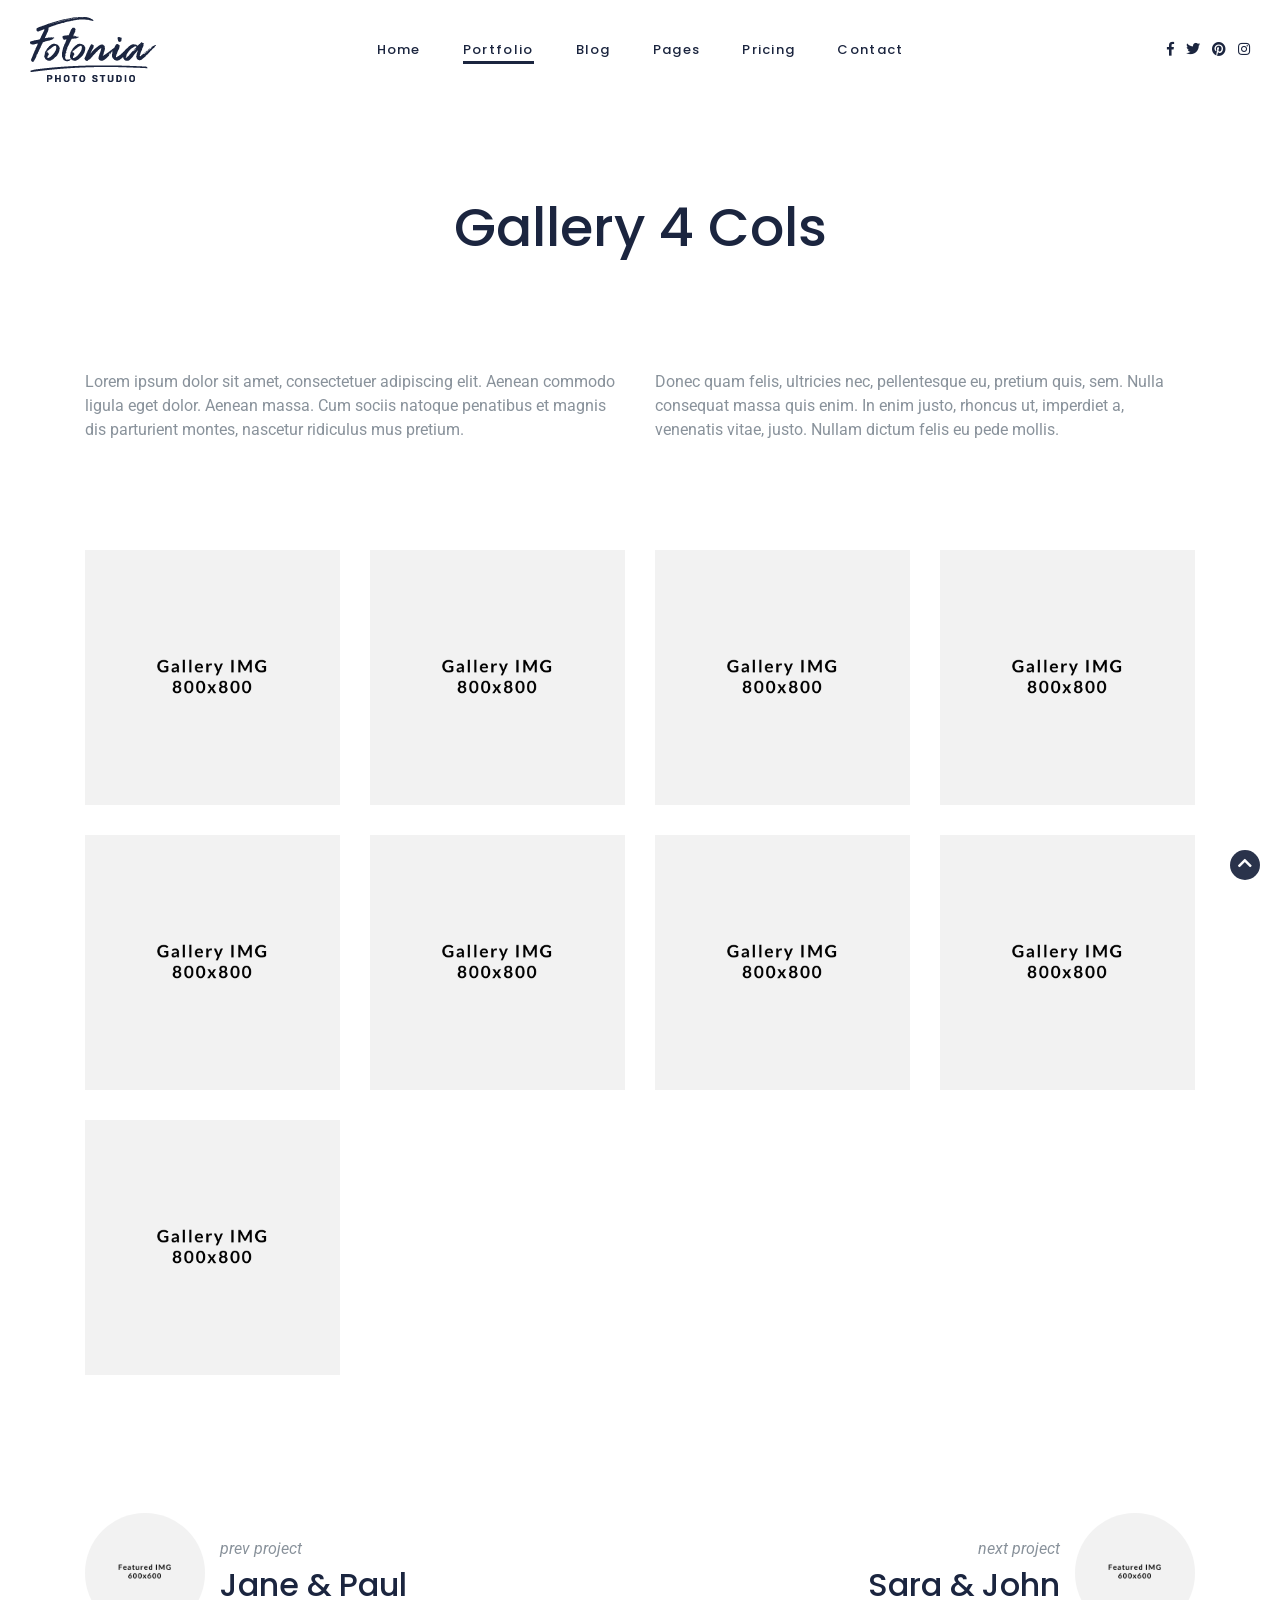
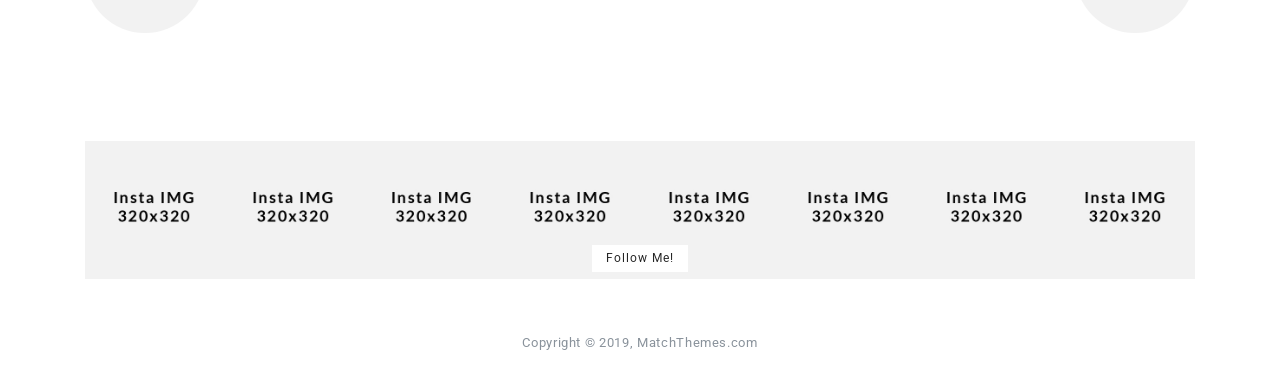
<file: gallery-4-cols.html>
<!DOCTYPE html>
<html lang="en-US">
	<head>
		<meta charset="UTF-8">
		<meta name="viewport" content="width=device-width, initial-scale=1.0">
		<title>Gallery 4 Cols - Fotonia</title>
		<!-- Google Fonts -->
		<link rel='stylesheet' id='fotonia-font-css'  href='http://fonts.googleapis.com/css?family=Roboto:400,400i,500,700%7CPoppins:300,400,500,600,700' type='text/css' media='all' />
		<!-- Bootstrap CSS -->
		<link rel='stylesheet' id='bootstrap-css'  href='css/bootstrap/css/bootstrap.min.css' type='text/css' media='all' />
		<!-- Font Awesome Icons CSS -->
		<link rel='stylesheet' id='font-awesome'  href='css/fontawesome/css/all.min.css' type='text/css' media='all' />
		<!-- Owl Carousel -->
		<link rel='stylesheet' id='owl-carousel'  href='js/owl-carousel/owl.carousel.min.css' type='text/css' media='all' />
		<!-- Main CSS File -->
		<link rel='stylesheet' id='fotonia-style-css'  href='style.css' type='text/css' media='all' />
		<!-- favicons -->
		<link rel="icon" href="images/icons/favicon-32x32.png" sizes="32x32" />
		<link rel="icon" href="images/icons/favicon-192x192.png" sizes="192x192" />
		<link rel="apple-touch-icon-precomposed" href="images/icons/favicon-180x180.png" />
	</head>
	<body class="home">
		<div class="menu-mask"></div>
		<!-- MOBILE MENU HOLDER -->
		<div class="mobile-menu-holder">
			<div class="modal-menu-container">
				<div class="exit-mobile"> <span class="icon-bar1"></span> <span class="icon-bar2"></span></div>
				<ul id="menu-menu-1" class="menu-mobile">
					<li class="menu-item menu-item-has-children">
						<a href="index.html">Home</a>
						<ul class="sub-menu">
							<li class="menu-item"><a href="index.html">Home 1</a></li>
							<li class="menu-item"><a href="home-1-w-content.html">Home 1 w/ content</a></li>
							<li class="menu-item"><a href="home-2.html">Home 2</a></li>
							<li class="menu-item"><a href="home-3.html">Home 3</a></li>
							<li class="menu-item"><a href="home-3-w-content.html">Home 3 w/ content</a></li>
							<li class="menu-item"><a href="home-4.html">Home 4</a></li>
							<li class="menu-item"><a href="home-5.html">Home 5</a></li>
							<li class="menu-item"><a href="home-6.html">Home 6</a></li>
							<li class="menu-item"><a href="top-header-2.html">Top Header 2</a></li>
							<li class="menu-item"><a href="top-header-3.html">Top Header 3</a></li>
						</ul>
					</li>
					<li class="menu-item menu-item-has-children current-menu-item">
						<a href="portfolio.html">Portfolio</a>
						<ul class="sub-menu">
							<li class="menu-item menu-item-has-children">
								<a href="gallery-masonry.html">Gallery Masonry</a>
								<ul class="sub-menu">
									<li class="menu-item"><a href="gallery-masonry-fullwidth.html">Full Width</a></li>
								</ul>
							</li>
							<li class="menu-item"><a href="gallery-1-2-cols.html">Gallery 1-2 Cols</a></li>
							<li class="menu-item menu-item-has-children">
								<a href="gallery-3-cols.html">Gallery 3 Cols</a>
								<ul class="sub-menu">
									<li class="menu-item"><a href="gallery-3-cols-fullwidth.html">Full Width</a></li>
								</ul>
							</li>
							<li class="menu-item menu-item-has-children current-menu-item">
								<a href="gallery-4-cols.html">Gallery 4 Cols</a>
								<ul class="sub-menu">
									<li class="menu-item"><a href="gallery-4-cols-fullwidth.html">Full Width</a></li>
								</ul>
							</li>
						</ul>
					</li>
					<li class="menu-item menu-item-has-children">
						<a href="blog.html">Blog</a>
						<ul class="sub-menu">
							<li class="menu-item menu-item-has-children">
								<a href="blog-list.html">Blog List</a>
								<ul class="sub-menu">
									<li class="menu-item"><a href="blog-list-fullwidth.html">Full Width</a></li>
								</ul>
							</li>
							<li class="menu-item menu-item-has-children">
								<a href="blog-grid-2-cols.html">Blog Grid 2 Cols</a>
								<ul class="sub-menu">
									<li class="menu-item"><a href="blog-grid-2-cols-fullwidth.html">Full Width</a></li>
								</ul>
							</li>
							<li class="menu-item"><a href="blog.html">Blog Grid 3 Cols</a></li>
							<li class="menu-item"><a href="blog-classic.html">Blog Classic</a></li>
							<li class="menu-item"><a href="blog-single-post.html">Single Post</a></li>
						</ul>
					</li>
					<li class="menu-item menu-item-has-children">
						<a href="#">Pages</a>
						<ul class="sub-menu">
							<li class="menu-item"><a href="about-me.html">About Me</a></li>
							<li class="menu-item"><a href="about-us.html">About Us</a></li>
							<li class="menu-item"><a href="faq-page.html">FAQ Page</a></li>
							<li class="menu-item"><a href="contact-2.html">Contact 2</a></li>
						</ul>
					</li>
					<li class="menu-item"><a href="pricing.html">Pricing</a></li>
					<li class="menu-item"><a href="contact.html">Contact</a></li>
				</ul>
			</div>
			<div class="menu-contact">
				<ul class="mobile-contact">
					<li class="mobile-email">contact@example.com</li>
					<li class="mobile-phone">+1 800 000 111</li>
				</ul>
				<ul class="social-media">
					<li><a class="social-facebook" href="#" target="_blank"><i class="fab fa-facebook-f"></i></a></li>
					<li><a class="social-twitter" href="#" target="_blank"><i class="fab fa-twitter"></i></a></li>
					<li><a class="social-pinterest" href="#" target="_blank"><i class="fab fa-pinterest"></i></a></li>
					<li><a class="social-instagram" href="#" target="_blank"><i class="fab fa-instagram"></i></a></li>
				</ul>
			</div>
		</div>
		<!-- /MOBILE MENU HOLDER -->
		<!-- HEADER -->
		<header id="header-1" class="headerHolder header-1">
			<div class="header-container">
				<div class="nav-button-holder"> <button type="button" class="nav-button"> <span class="icon-bar"></span> </button></div>
				<div class="logo logo-1"><a href="index.html"><img class="img-fluid" src="images/fotonia-logo.png" alt="Fotonia"></a></div>
				<nav class="nav-holder nav-holder-1">
					<ul id="menu-menu-2" class="menu-nav menu-nav-1">
						<li class="menu-item menu-item-has-children">
							<a href="index.html">Home</a>
							<ul class="sub-menu">
								<li class="menu-item"><a href="index.html">Home 1</a></li>
								<li class="menu-item"><a href="home-1-w-content.html">Home 1 w/ content</a></li>
								<li class="menu-item"><a href="home-2.html">Home 2</a></li>
								<li class="menu-item"><a href="home-3.html">Home 3</a></li>
								<li class="menu-item"><a href="home-3-w-content.html">Home 3 w/ content</a></li>
								<li class="menu-item"><a href="home-4.html">Home 4</a></li>
								<li class="menu-item"><a href="home-5.html">Home 5</a></li>
								<li class="menu-item"><a href="home-6.html">Home 6</a></li>
								<li class="menu-item"><a href="top-header-2.html">Top Header 2</a></li>
								<li class="menu-item"><a href="top-header-3.html">Top Header 3</a></li>
							</ul>
						</li>
						<li class="menu-item menu-item-has-children current-menu-item">
							<a href="portfolio.html">Portfolio</a>
							<ul class="sub-menu">
								<li class="menu-item menu-item-has-children">
									<a href="gallery-masonry.html">Gallery Masonry</a>
									<ul class="sub-menu">
										<li class="menu-item"><a href="gallery-masonry-fullwidth.html">Full Width</a></li>
									</ul>
								</li>
								<li class="menu-item"><a href="gallery-1-2-cols.html">Gallery 1-2 Cols</a></li>
								<li class="menu-item menu-item-has-children">
									<a href="gallery-3-cols.html">Gallery 3 Cols</a>
									<ul class="sub-menu">
										<li class="menu-item"><a href="gallery-3-cols-fullwidth.html">Full Width</a></li>
									</ul>
								</li>
								<li class="menu-item menu-item-has-children current-menu-item">
									<a href="gallery-4-cols.html">Gallery 4 Cols</a>
									<ul class="sub-menu">
										<li class="menu-item"><a href="gallery-4-cols-fullwidth.html">Full Width</a></li>
									</ul>
								</li>
							</ul>
						</li>
						<li class="menu-item menu-item-has-children">
							<a href="blog.html">Blog</a>
							<ul class="sub-menu">
								<li class="menu-item menu-item-has-children">
									<a href="blog-list.html">Blog List</a>
									<ul class="sub-menu">
										<li class="menu-item"><a href="blog-list-fullwidth.html">Full Width</a></li>
									</ul>
								</li>
								<li class="menu-item menu-item-has-children">
									<a href="blog-grid-2-cols.html">Blog Grid 2 Cols</a>
									<ul class="sub-menu">
										<li class="menu-item"><a href="blog-grid-2-cols-fullwidth.html">Full Width</a></li>
									</ul>
								</li>
								<li class="menu-item"><a href="blog.html">Blog Grid 3 Cols</a></li>
								<li class="menu-item"><a href="blog-classic.html">Blog Classic</a></li>
								<li class="menu-item"><a href="blog-single-post.html">Single Post</a></li>
							</ul>
						</li>
						<li class="menu-item menu-item-has-children">
							<a href="#">Pages</a>
							<ul class="sub-menu">
								<li class="menu-item"><a href="about-me.html">About Me</a></li>
								<li class="menu-item"><a href="about-us.html">About Us</a></li>
								<li class="menu-item"><a href="faq-page.html">FAQ Page</a></li>
								<li class="menu-item"><a href="contact-2.html">Contact 2</a></li>
							</ul>
						</li>
						<li class="menu-item"><a href="pricing.html">Pricing</a></li>
						<li class="menu-item"><a href="contact.html">Contact</a></li>
					</ul>
				</nav>
				<div class="header-social header-social-1">
					<ul class="social-media">
						<li><a class="social-facebook" href="#" target="_blank"><i class="fab fa-facebook-f"></i></a></li>
						<li><a class="social-twitter" href="#" target="_blank"><i class="fab fa-twitter"></i></a></li>
						<li><a class="social-pinterest" href="#" target="_blank"><i class="fab fa-pinterest"></i></a></li>
						<li><a class="social-instagram" href="#" target="_blank"><i class="fab fa-instagram"></i></a></li>
					</ul>
				</div>
			</div>
		</header>
		<!-- /HEADER -->
		<!-- /PAGE INTRO -->
		<div class="topSingleBkg topPageBkg">
			<div class="container">
				<div class="inner-desc">
					<h1 class="post-title single-post-title">Gallery 4 Cols</h1>
				</div>
			</div>
		</div>
		<!-- /PAGE INTRO -->
		<!-- CONTENT -->
		<div id="wrap-content" class="page-content page-portfolio-content">
			<div class="container">
				<div class="row">
					<div class="col-lg-6 margin-bm24">
						<p>Lorem ipsum dolor sit amet, consectetuer adipiscing elit. Aenean commodo ligula eget dolor. Aenean massa. Cum sociis natoque penatibus et magnis dis parturient montes, nascetur ridiculus mus pretium.</p>
					</div>
					<div class="col-lg-6">
						<p>Donec quam felis, ultricies nec, pellentesque eu, pretium quis, sem. Nulla consequat massa quis enim. In enim justo, rhoncus ut, imperdiet a, venenatis vitae, justo. Nullam dictum felis eu pede mollis. </p>
					</div>
				</div>
				<!-- /row -->
			</div>
			<!-- /container -->
		</div>
		<!-- /CONTENT --> 
		<!-- GALLERY --> 
		<div class="gallery-container">
			<div class="container">
				<div class="row gallery-grid4cols">
					<div class="col-sm-6 col-lg-3 gallery-post">
						<a href="images/portfolio/gal-4/gal-4-01.jpg" class="lightbox" title=""> <img class="img-fluid" src="images/portfolio/gal-4/gal-4-01.jpg" alt=""> </a>
					</div>
					<!-- /col-lg-3 -->
					<div class="col-sm-6 col-lg-3 gallery-post">
						<a href="images/portfolio/gal-4/gal-4-02.jpg" class="lightbox" title=""> <img class="img-fluid" src="images/portfolio/gal-4/gal-4-02.jpg" alt=""> </a>
					</div>
					<!-- /col-lg-3 -->
					<div class="col-sm-6 col-lg-3 gallery-post">
						<a href="images/portfolio/gal-4/gal-4-03.jpg" class="lightbox" title=""> <img class="img-fluid" src="images/portfolio/gal-4/gal-4-03.jpg" alt=""> </a>
					</div>
					<!-- /col-lg-3 -->
					<div class="col-sm-6 col-lg-3 gallery-post">
						<a href="images/portfolio/gal-4/gal-4-04.jpg" class="lightbox" title=""> <img class="img-fluid" src="images/portfolio/gal-4/gal-4-04.jpg" alt=""> </a>
					</div>
					<!-- /col-lg-3 -->
					<div class="col-sm-6 col-lg-3 gallery-post">
						<a href="images/portfolio/gal-4/gal-4-05.jpg" class="lightbox" title=""> <img class="img-fluid" src="images/portfolio/gal-4/gal-4-05.jpg" alt=""> </a>
					</div>
					<!-- /col-lg-3 -->
					<div class="col-sm-6 col-lg-3 gallery-post">
						<a href="images/portfolio/gal-4/gal-4-06.jpg" class="lightbox" title=""> <img class="img-fluid" src="images/portfolio/gal-4/gal-4-06.jpg" alt=""> </a>
					</div>
					<!-- /col-lg-3 -->
					<div class="col-sm-6 col-lg-3 gallery-post">
						<a href="images/portfolio/gal-4/gal-4-07.jpg" class="lightbox" title=""> <img class="img-fluid" src="images/portfolio/gal-4/gal-4-07.jpg" alt=""> </a>
					</div>
					<!-- /col-lg-3 -->
					<div class="col-sm-6 col-lg-3 gallery-post">
						<a href="images/portfolio/gal-4/gal-4-08.jpg" class="lightbox" title=""> <img class="img-fluid" src="images/portfolio/gal-4/gal-4-08.jpg" alt=""> </a>
					</div>
					<!-- /col-lg-3 -->
					<div class="col-sm-6 col-lg-3 gallery-post">
						<a href="images/portfolio/gal-4/gal-4-09.jpg" class="lightbox" title=""> <img class="img-fluid" src="images/portfolio/gal-4/gal-4-09.jpg" alt=""> </a>
					</div>
					<!-- /col-lg-3 -->
				</div>
				<!-- /row -->
			</div>
			<!-- /container -->
		</div>
		<!-- /gallery-container -->
		<!-- /GALLERY -->
		<!-- PREV / NEXT GALLERY -->	
		<div class="container">
			<div class="row meta-nav-holder port-meta-nav">
				<div class="col-md-6 meta-nav">
					<div class="pn-holder">
						<div class="pn-img"> <a href="#"> <img class="img-fluid" src="images/portfolio/featured-images/gal-3-600x600.jpg" alt=""> </a>
						</div>
						<div class="pn-desc">
							<div class="meta-nav-subtitle">prev project</div>
							<h3><a href="#" rel="prev">Jane &amp; Paul</a></h3>
						</div>
					</div>
				</div>
				<!-- /col-md-6 -->
				<div class="col-md-6 meta-nav meta-nav-right">
					<div class="pn-holder">
						<div class="pn-desc">
							<div class="meta-nav-subtitle">next project</div>
							<h3><a href="#" rel="next">Sara &amp; John</a></h3>
						</div>
						<div class="pn-img"> <a href="#"> <img class="img-fluid" src="images/portfolio/featured-images/gal-1-600x600.jpg" alt="Next Project"> </a></div>
					</div>
				</div>
				<!-- /col-md-6 -->
			</div>
			<!-- /row -->
		</div>
		<!-- /container -->
		<!-- /PREV / NEXT GALLERY -->	
		<!-- FOOTER -->
		<footer>
			<div class="container">
				<div id="footer-instagram">
					<ul class="instagram-pics instagram-size-small">
						<li class=""><a href="#" target="_blank" class=""><img src="images/insta/insta-1.jpg" alt=""/></a></li>
						<li class=""><a href="#" target="_blank" class=""><img src="images/insta/insta-2.jpg" alt=""/></a></li>
						<li class=""><a href="#" target="_blank" class=""><img src="images/insta/insta-3.jpg" alt=""/></a></li>
						<li class=""><a href="#" target="_blank" class=""><img src="images/insta/insta-4.jpg" alt=""/></a></li>
						<li class=""><a href="#" target="_blank" class=""><img src="images/insta/insta-5.jpg" alt=""/></a></li>
						<li class=""><a href="#" target="_blank" class=""><img src="images/insta/insta-6.jpg" alt=""/></a></li>
						<li class=""><a href="#" target="_blank" class=""><img src="images/insta/insta-7.jpg" alt=""/></a></li>
						<li class=""><a href="#" target="_blank" class=""><img src="images/insta/insta-8.jpg" alt=""/></a></li>
					</ul>
					<p class="clear"><a href="#" rel="me" target="_blank" class="">Follow Me!</a></p>
				</div>
				<!-- /footer-instagram -->
				<div class="copyright">
					<div class="footer-copy"> Copyright &copy; 2019, MatchThemes.com</div>
				</div>
			</div>
			<!-- /container -->
		</footer>
		<!-- /FOOTER -->
		<div class="scrollup">
			<a class="scrolltop" href="#">
			<i class="fa fa-chevron-up"></i>
			</a>
		</div>
		<!-- JS --> 
		<script src='js/jquery.js'></script>
		<script src='js/jquery-migrate.min.js'></script>
		<script src='css/bootstrap/js/popper.min.js'></script>
		<script src='css/bootstrap/js/bootstrap.min.js'></script>
		<script src='js/jquery.easing.min.js'></script>
		<script src='js/jquery.fitvids.js'></script>
		<script src='js/owl-carousel/owl.carousel.min.js'></script>
		<script src='js/isotope.pkgd.min.js'></script>
		<script src='js/simple-lightbox.min.js'></script>
		<!-- MAIN JS -->
		<script src='js/init.js'></script>
	</body>
</html>
</file>
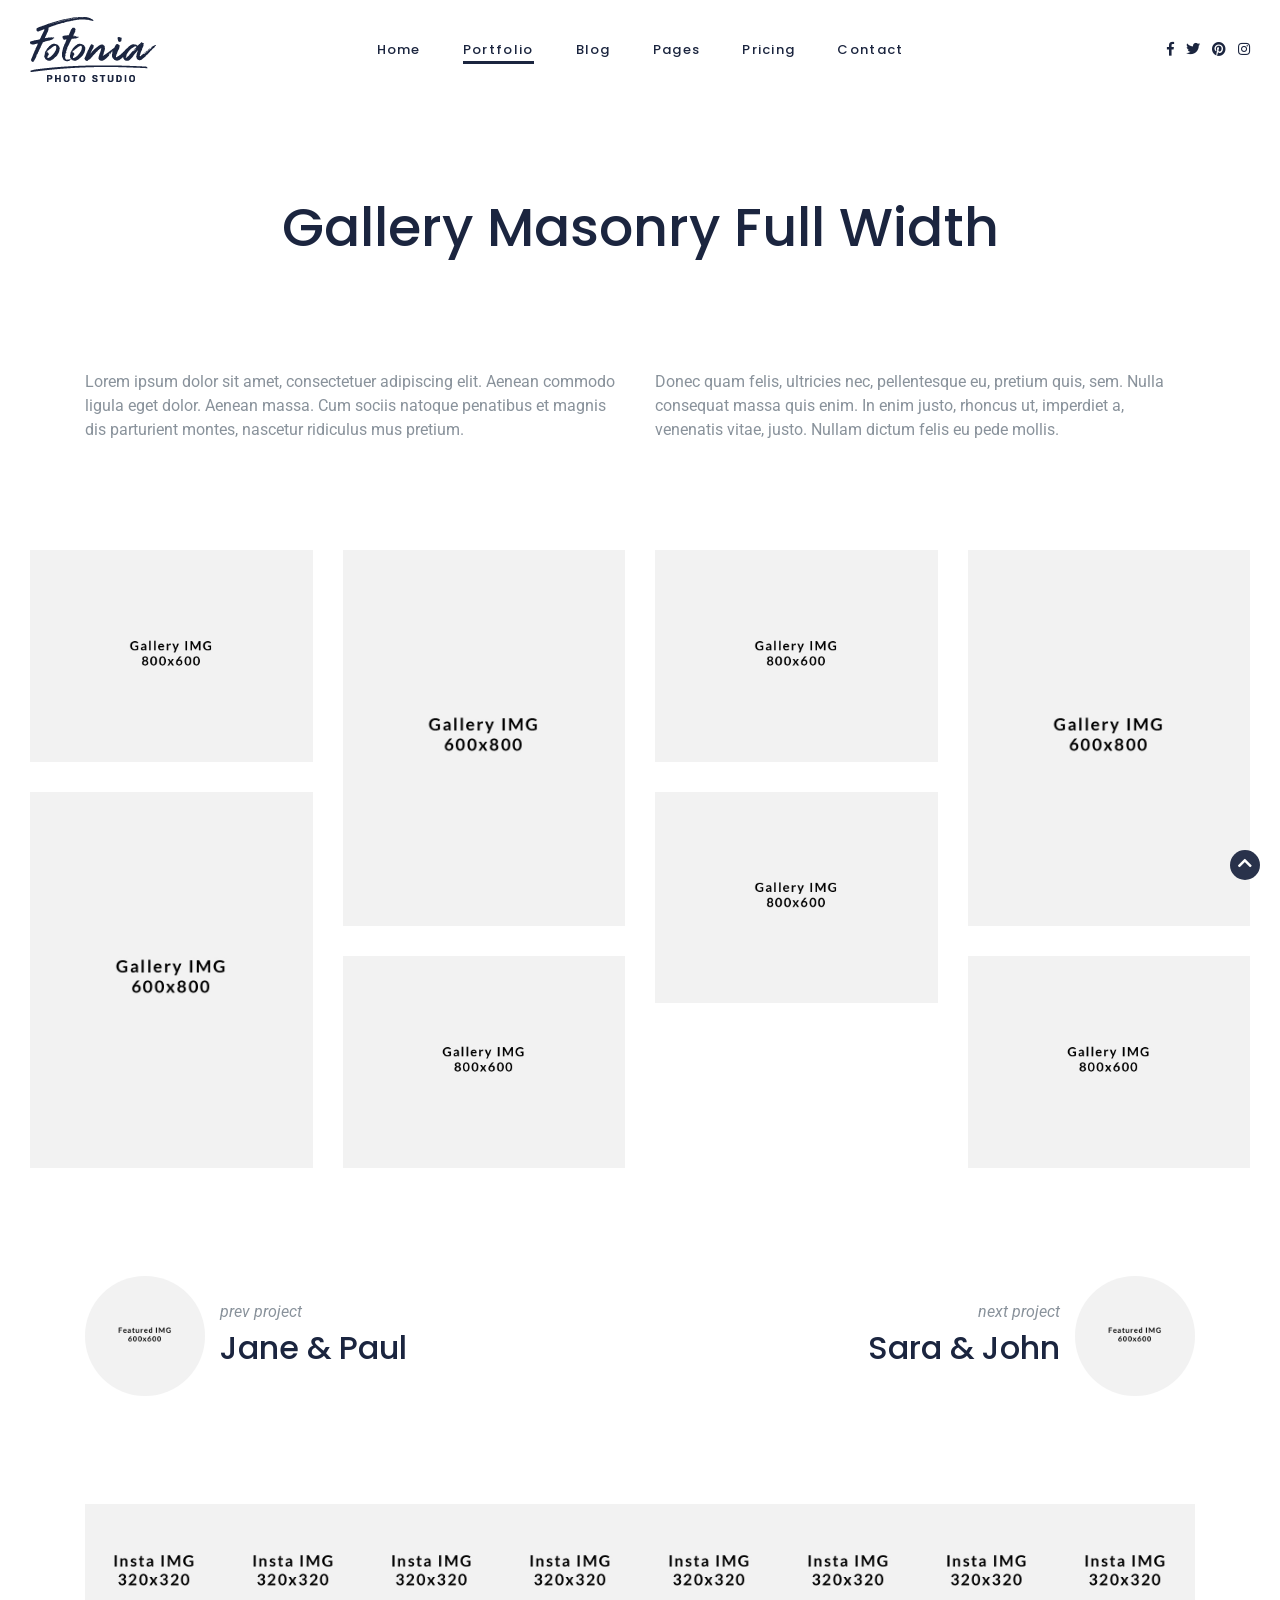
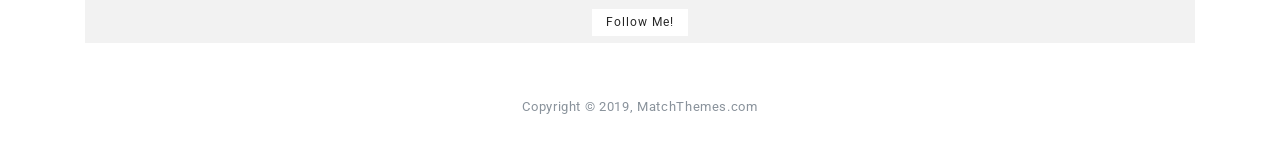
<file: gallery-masonry-fullwidth.html>
<!DOCTYPE html>
<html lang="en-US">
	<head>
		<meta charset="UTF-8">
		<meta name="viewport" content="width=device-width, initial-scale=1.0">
		<title>Gallery Masonry Full Width - Fotonia</title>
		<!-- Google Fonts -->
		<link rel='stylesheet' id='fotonia-font-css'  href='http://fonts.googleapis.com/css?family=Roboto:400,400i,500,700%7CPoppins:300,400,500,600,700' type='text/css' media='all' />
		<!-- Bootstrap CSS -->
		<link rel='stylesheet' id='bootstrap-css'  href='css/bootstrap/css/bootstrap.min.css' type='text/css' media='all' />
		<!-- Font Awesome Icons CSS -->
		<link rel='stylesheet' id='font-awesome'  href='css/fontawesome/css/all.min.css' type='text/css' media='all' />
		<!-- Owl Carousel -->
		<link rel='stylesheet' id='owl-carousel'  href='js/owl-carousel/owl.carousel.min.css' type='text/css' media='all' />
		<!-- Main CSS File -->
		<link rel='stylesheet' id='fotonia-style-css'  href='style.css' type='text/css' media='all' />
		<!-- favicons -->
		<link rel="icon" href="images/icons/favicon-32x32.png" sizes="32x32" />
		<link rel="icon" href="images/icons/favicon-192x192.png" sizes="192x192" />
		<link rel="apple-touch-icon-precomposed" href="images/icons/favicon-180x180.png" />
	</head>
	<body class="home">
		<div class="menu-mask"></div>
		<!-- MOBILE MENU HOLDER -->
		<div class="mobile-menu-holder">
			<div class="modal-menu-container">
				<div class="exit-mobile"> <span class="icon-bar1"></span> <span class="icon-bar2"></span></div>
				<ul id="menu-menu-1" class="menu-mobile">
					<li class="menu-item menu-item-has-children">
						<a href="index.html">Home</a>
						<ul class="sub-menu">
							<li class="menu-item"><a href="index.html">Home 1</a></li>
							<li class="menu-item"><a href="home-1-w-content.html">Home 1 w/ content</a></li>
							<li class="menu-item"><a href="home-2.html">Home 2</a></li>
							<li class="menu-item"><a href="home-3.html">Home 3</a></li>
							<li class="menu-item"><a href="home-3-w-content.html">Home 3 w/ content</a></li>
							<li class="menu-item"><a href="home-4.html">Home 4</a></li>
							<li class="menu-item"><a href="home-5.html">Home 5</a></li>
							<li class="menu-item"><a href="home-6.html">Home 6</a></li>
							<li class="menu-item"><a href="top-header-2.html">Top Header 2</a></li>
							<li class="menu-item"><a href="top-header-3.html">Top Header 3</a></li>
						</ul>
					</li>
					<li class="menu-item menu-item-has-children current-menu-item">
						<a href="portfolio.html">Portfolio</a>
						<ul class="sub-menu">
							<li class="menu-item menu-item-has-children current-menu-item">
								<a href="gallery-masonry.html">Gallery Masonry</a>
								<ul class="sub-menu">
									<li class="menu-item"><a href="gallery-masonry-fullwidth.html">Full Width</a></li>
								</ul>
							</li>
							<li class="menu-item"><a href="gallery-1-2-cols.html">Gallery 1-2 Cols</a></li>
							<li class="menu-item menu-item-has-children">
								<a href="gallery-3-cols.html">Gallery 3 Cols</a>
								<ul class="sub-menu">
									<li class="menu-item"><a href="gallery-3-cols-fullwidth.html">Full Width</a></li>
								</ul>
							</li>
							<li class="menu-item menu-item-has-children">
								<a href="gallery-4-cols.html">Gallery 4 Cols</a>
								<ul class="sub-menu">
									<li class="menu-item"><a href="gallery-4-cols-fullwidth.html">Full Width</a></li>
								</ul>
							</li>
						</ul>
					</li>
					<li class="menu-item menu-item-has-children">
						<a href="blog.html">Blog</a>
						<ul class="sub-menu">
							<li class="menu-item menu-item-has-children">
								<a href="blog-list.html">Blog List</a>
								<ul class="sub-menu">
									<li class="menu-item"><a href="blog-list-fullwidth.html">Full Width</a></li>
								</ul>
							</li>
							<li class="menu-item menu-item-has-children">
								<a href="blog-grid-2-cols.html">Blog Grid 2 Cols</a>
								<ul class="sub-menu">
									<li class="menu-item"><a href="blog-grid-2-cols-fullwidth.html">Full Width</a></li>
								</ul>
							</li>
							<li class="menu-item"><a href="blog.html">Blog Grid 3 Cols</a></li>
							<li class="menu-item"><a href="blog-classic.html">Blog Classic</a></li>
							<li class="menu-item"><a href="blog-single-post.html">Single Post</a></li>
						</ul>
					</li>
					<li class="menu-item menu-item-has-children">
						<a href="#">Pages</a>
						<ul class="sub-menu">
							<li class="menu-item"><a href="about-me.html">About Me</a></li>
							<li class="menu-item"><a href="about-us.html">About Us</a></li>
							<li class="menu-item"><a href="faq-page.html">FAQ Page</a></li>
							<li class="menu-item"><a href="contact-2.html">Contact 2</a></li>
						</ul>
					</li>
					<li class="menu-item"><a href="pricing.html">Pricing</a></li>
					<li class="menu-item"><a href="contact.html">Contact</a></li>
				</ul>
			</div>
			<div class="menu-contact">
				<ul class="mobile-contact">
					<li class="mobile-email">contact@example.com</li>
					<li class="mobile-phone">+1 800 000 111</li>
				</ul>
				<ul class="social-media">
					<li><a class="social-facebook" href="#" target="_blank"><i class="fab fa-facebook-f"></i></a></li>
					<li><a class="social-twitter" href="#" target="_blank"><i class="fab fa-twitter"></i></a></li>
					<li><a class="social-pinterest" href="#" target="_blank"><i class="fab fa-pinterest"></i></a></li>
					<li><a class="social-instagram" href="#" target="_blank"><i class="fab fa-instagram"></i></a></li>
				</ul>
			</div>
		</div>
		<!-- /MOBILE MENU HOLDER -->
		<!-- HEADER -->
		<header id="header-1" class="headerHolder header-1">
			<div class="header-container">
				<div class="nav-button-holder"> <button type="button" class="nav-button"> <span class="icon-bar"></span> </button></div>
				<div class="logo logo-1"><a href="index.html"><img class="img-fluid" src="images/fotonia-logo.png" alt="Fotonia"></a></div>
				<nav class="nav-holder nav-holder-1">
					<ul id="menu-menu-2" class="menu-nav menu-nav-1">
						<li class="menu-item menu-item-has-children">
							<a href="index.html">Home</a>
							<ul class="sub-menu">
								<li class="menu-item"><a href="index.html">Home 1</a></li>
								<li class="menu-item"><a href="home-1-w-content.html">Home 1 w/ content</a></li>
								<li class="menu-item"><a href="home-2.html">Home 2</a></li>
								<li class="menu-item"><a href="home-3.html">Home 3</a></li>
								<li class="menu-item"><a href="home-3-w-content.html">Home 3 w/ content</a></li>
								<li class="menu-item"><a href="home-4.html">Home 4</a></li>
								<li class="menu-item"><a href="home-5.html">Home 5</a></li>
								<li class="menu-item"><a href="home-6.html">Home 6</a></li>
								<li class="menu-item"><a href="top-header-2.html">Top Header 2</a></li>
								<li class="menu-item"><a href="top-header-3.html">Top Header 3</a></li>
							</ul>
						</li>
						<li class="menu-item menu-item-has-children current-menu-item">
							<a href="portfolio.html">Portfolio</a>
							<ul class="sub-menu">
								<li class="menu-item menu-item-has-children current-menu-item">
									<a href="gallery-masonry.html">Gallery Masonry</a>
									<ul class="sub-menu">
										<li class="menu-item"><a href="gallery-masonry-fullwidth.html">Full Width</a></li>
									</ul>
								</li>
								<li class="menu-item"><a href="gallery-1-2-cols.html">Gallery 1-2 Cols</a></li>
								<li class="menu-item menu-item-has-children">
									<a href="gallery-3-cols.html">Gallery 3 Cols</a>
									<ul class="sub-menu">
										<li class="menu-item"><a href="gallery-3-cols-fullwidth.html">Full Width</a></li>
									</ul>
								</li>
								<li class="menu-item menu-item-has-children">
									<a href="gallery-4-cols.html">Gallery 4 Cols</a>
									<ul class="sub-menu">
										<li class="menu-item"><a href="gallery-4-cols-fullwidth.html">Full Width</a></li>
									</ul>
								</li>
							</ul>
						</li>
						<li class="menu-item menu-item-has-children">
							<a href="blog.html">Blog</a>
							<ul class="sub-menu">
								<li class="menu-item menu-item-has-children">
									<a href="blog-list.html">Blog List</a>
									<ul class="sub-menu">
										<li class="menu-item"><a href="blog-list-fullwidth.html">Full Width</a></li>
									</ul>
								</li>
								<li class="menu-item menu-item-has-children">
									<a href="blog-grid-2-cols.html">Blog Grid 2 Cols</a>
									<ul class="sub-menu">
										<li class="menu-item"><a href="blog-grid-2-cols-fullwidth.html">Full Width</a></li>
									</ul>
								</li>
								<li class="menu-item"><a href="blog.html">Blog Grid 3 Cols</a></li>
								<li class="menu-item"><a href="blog-classic.html">Blog Classic</a></li>
								<li class="menu-item"><a href="blog-single-post.html">Single Post</a></li>
							</ul>
						</li>
						<li class="menu-item menu-item-has-children">
							<a href="#">Pages</a>
							<ul class="sub-menu">
								<li class="menu-item"><a href="about-me.html">About Me</a></li>
								<li class="menu-item"><a href="about-us.html">About Us</a></li>
								<li class="menu-item"><a href="faq-page.html">FAQ Page</a></li>
								<li class="menu-item"><a href="contact-2.html">Contact 2</a></li>
							</ul>
						</li>
						<li class="menu-item"><a href="pricing.html">Pricing</a></li>
						<li class="menu-item"><a href="contact.html">Contact</a></li>
					</ul>
				</nav>
				<div class="header-social header-social-1">
					<ul class="social-media">
						<li><a class="social-facebook" href="#" target="_blank"><i class="fab fa-facebook-f"></i></a></li>
						<li><a class="social-twitter" href="#" target="_blank"><i class="fab fa-twitter"></i></a></li>
						<li><a class="social-pinterest" href="#" target="_blank"><i class="fab fa-pinterest"></i></a></li>
						<li><a class="social-instagram" href="#" target="_blank"><i class="fab fa-instagram"></i></a></li>
					</ul>
				</div>
			</div>
		</header>
		<!-- /HEADER -->
		<!-- /PAGE INTRO -->
		<div class="topSingleBkg topPageBkg">
			<div class="container">
				<div class="inner-desc">
					<h1 class="post-title single-post-title">Gallery Masonry Full Width</h1>
				</div>
			</div>
		</div>
		<!-- /PAGE INTRO -->
		<!-- CONTENT -->
		<div id="wrap-content" class="page-content page-portfolio-content">
			<div class="container">
				<div class="row">
					<div class="col-lg-6 margin-bm24">
						<p>Lorem ipsum dolor sit amet, consectetuer adipiscing elit. Aenean commodo ligula eget dolor. Aenean massa. Cum sociis natoque penatibus et magnis dis parturient montes, nascetur ridiculus mus pretium.</p>
					</div>
					<div class="col-lg-6">
						<p>Donec quam felis, ultricies nec, pellentesque eu, pretium quis, sem. Nulla consequat massa quis enim. In enim justo, rhoncus ut, imperdiet a, venenatis vitae, justo. Nullam dictum felis eu pede mollis. </p>
					</div>
				</div>
				<!-- /row -->
			</div>
			<!-- /container -->
		</div>
		<!-- /CONTENT --> 
		<!-- GALLERY --> 
		<div class="gallery-container">
			<div class="fullscreen-container fs-gallery">
				<div class="row layout-masonry gallery-holder gallery-masonry4cols">
					<div class="col-sm-6 col-lg-3 blog-item-masonry gallery-post"> <a href="images/portfolio/gal-2/gal-2-07.jpg" class="lightbox" title=""> <img class="img-fluid" src="images/portfolio/gal-2/gal-2-07.jpg" alt=""> </a></div>
					<div class="col-sm-6 col-lg-3 blog-item-masonry gallery-post"> <a href="images/portfolio/gal-2/gal-2-01.jpg" class="lightbox" title=""> <img class="img-fluid" src="images/portfolio/gal-2/gal-2-01.jpg" alt=""> </a></div>
					<div class="col-sm-6 col-lg-3 blog-item-masonry gallery-post"> <a href="images/portfolio/gal-2/gal-2-02.jpg" class="lightbox" title=""> <img class="img-fluid" src="images/portfolio/gal-2/gal-2-02.jpg" alt=""> </a></div>
					<div class="col-sm-6 col-lg-3 blog-item-masonry gallery-post"> <a href="images/portfolio/gal-2/gal-2-04.jpg" class="lightbox" title=""> <img class="img-fluid" src="images/portfolio/gal-2/gal-2-04.jpg" alt=""> </a></div>
					<div class="col-sm-6 col-lg-3 blog-item-masonry gallery-post"> <a href="images/portfolio/gal-2/gal-2-03.jpg" class="lightbox" title=""> <img class="img-fluid" src="images/portfolio/gal-2/gal-2-03.jpg" alt=""> </a></div>
					<div class="col-sm-6 col-lg-3 blog-item-masonry gallery-post"> <a href="images/portfolio/gal-2/gal-2-06.jpg" class="lightbox" title=""> <img class="img-fluid" src="images/portfolio/gal-2/gal-2-06.jpg" alt=""> </a></div>
					<div class="col-sm-6 col-lg-3 blog-item-masonry gallery-post"> <a href="images/portfolio/gal-2/gal-2-05.jpg" class="lightbox" title=""> <img class="img-fluid" src="images/portfolio/gal-2/gal-2-05.jpg" alt=""> </a></div>
					<div class="col-sm-6 col-lg-3 blog-item-masonry gallery-post"> <a href="images/portfolio/gal-2/gal-2-08.jpg" class="lightbox" title=""> <img class="img-fluid" src="images/portfolio/gal-2/gal-2-08.jpg" alt=""> </a></div>
				</div>
				<!-- /row -->
			</div>
			<!-- /container -->
		</div>
		<!-- /gallery-container -->
		<!-- /GALLERY -->
		<!-- PREV / NEXT GALLERY -->	
		<div class="container">
			<div class="row meta-nav-holder port-meta-nav">
				<div class="col-md-6 meta-nav">
					<div class="pn-holder">
						<div class="pn-img"> <a href="#"> <img class="img-fluid" src="images/portfolio/featured-images/gal-3-600x600.jpg" alt=""> </a>
						</div>
						<div class="pn-desc">
							<div class="meta-nav-subtitle">prev project</div>
							<h3><a href="#" rel="prev">Jane &amp; Paul</a></h3>
						</div>
					</div>
				</div>
				<!-- /col-md-6 -->
				<div class="col-md-6 meta-nav meta-nav-right">
					<div class="pn-holder">
						<div class="pn-desc">
							<div class="meta-nav-subtitle">next project</div>
							<h3><a href="#" rel="next">Sara &amp; John</a></h3>
						</div>
						<div class="pn-img"> <a href="#"> <img class="img-fluid" src="images/portfolio/featured-images/gal-2-600x600.jpg" alt="Next Project"> </a></div>
					</div>
				</div>
				<!-- /col-md-6 -->
			</div>
			<!-- /row -->
		</div>
		<!-- /container -->
		<!-- /PREV / NEXT GALLERY -->	
		<!-- FOOTER -->
		<footer>
			<div class="container">
				<div id="footer-instagram">
					<ul class="instagram-pics instagram-size-small">
						<li class=""><a href="#" target="_blank" class=""><img src="images/insta/insta-1.jpg" alt=""/></a></li>
						<li class=""><a href="#" target="_blank" class=""><img src="images/insta/insta-2.jpg" alt=""/></a></li>
						<li class=""><a href="#" target="_blank" class=""><img src="images/insta/insta-3.jpg" alt=""/></a></li>
						<li class=""><a href="#" target="_blank" class=""><img src="images/insta/insta-4.jpg" alt=""/></a></li>
						<li class=""><a href="#" target="_blank" class=""><img src="images/insta/insta-5.jpg" alt=""/></a></li>
						<li class=""><a href="#" target="_blank" class=""><img src="images/insta/insta-6.jpg" alt=""/></a></li>
						<li class=""><a href="#" target="_blank" class=""><img src="images/insta/insta-7.jpg" alt=""/></a></li>
						<li class=""><a href="#" target="_blank" class=""><img src="images/insta/insta-8.jpg" alt=""/></a></li>
					</ul>
					<p class="clear"><a href="#" rel="me" target="_blank" class="">Follow Me!</a></p>
				</div>
				<!-- /footer-instagram -->
				<div class="copyright">
					<div class="footer-copy"> Copyright &copy; 2019, MatchThemes.com</div>
				</div>
			</div>
			<!-- /container -->
		</footer>
		<!-- /FOOTER -->
		<div class="scrollup">
			<a class="scrolltop" href="#">
			<i class="fa fa-chevron-up"></i>
			</a>
		</div>
		<!-- JS --> 
		<script src='js/jquery.js'></script>
		<script src='js/jquery-migrate.min.js'></script>
		<script src='css/bootstrap/js/popper.min.js'></script>
		<script src='css/bootstrap/js/bootstrap.min.js'></script>
		<script src='js/jquery.easing.min.js'></script>
		<script src='js/jquery.fitvids.js'></script>
		<script src='js/owl-carousel/owl.carousel.min.js'></script>
		<script src='js/isotope.pkgd.min.js'></script>
		<script src='js/simple-lightbox.min.js'></script>
		<!-- MAIN JS -->
		<script src='js/init.js'></script>
	</body>
</html>
</file>
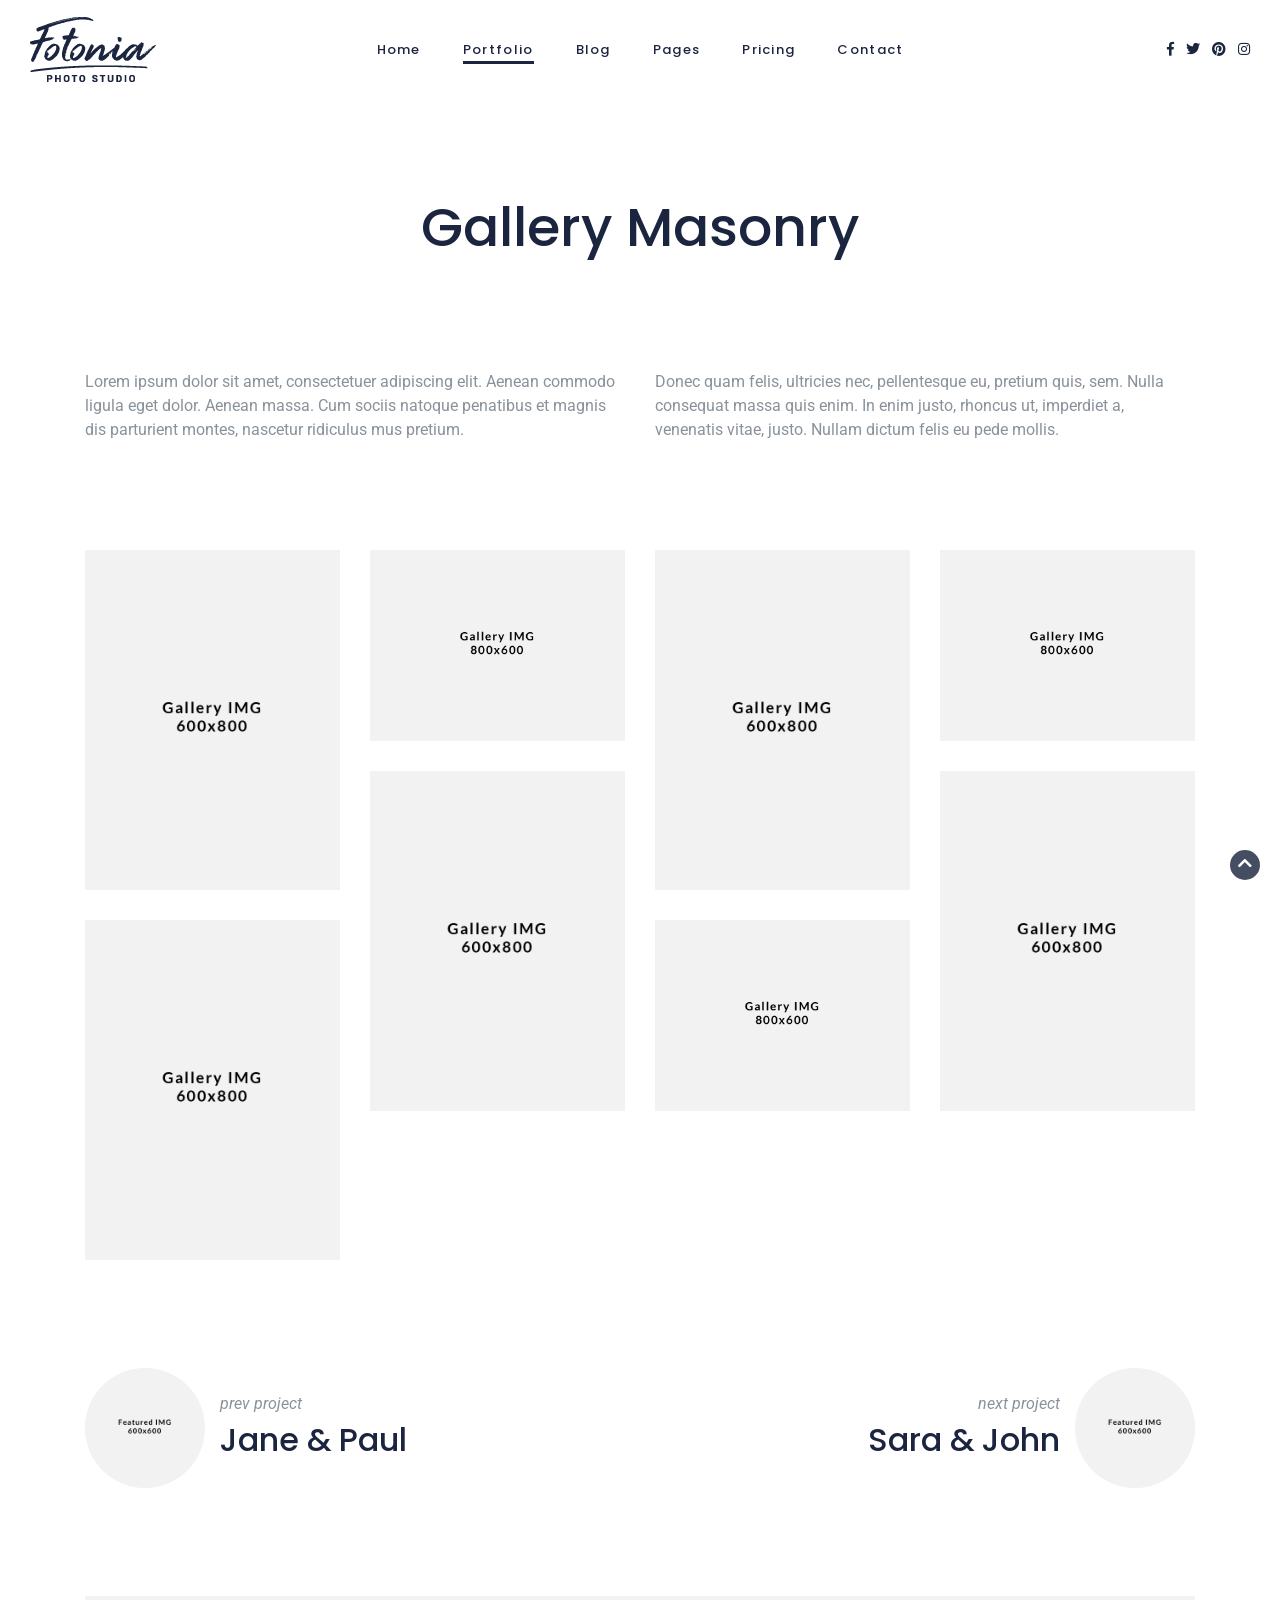
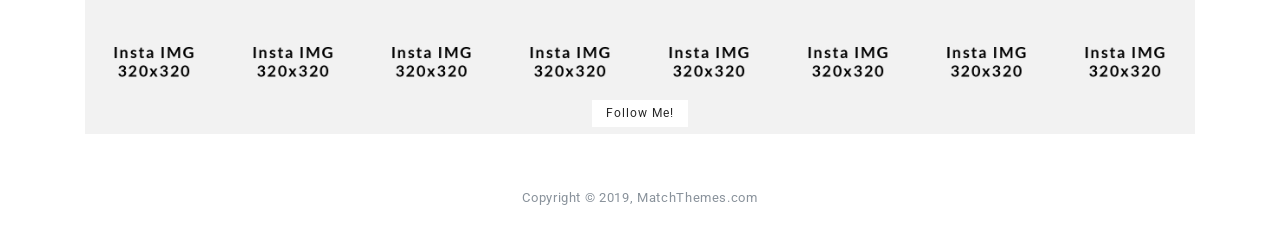
<file: gallery-masonry.html>
<!DOCTYPE html>
<html lang="en-US">
	<head>
		<meta charset="UTF-8">
		<meta name="viewport" content="width=device-width, initial-scale=1.0">
		<title>Gallery Masonry - Fotonia</title>
		<!-- Google Fonts -->
		<link rel='stylesheet' id='fotonia-font-css'  href='http://fonts.googleapis.com/css?family=Roboto:400,400i,500,700%7CPoppins:300,400,500,600,700' type='text/css' media='all' />
		<!-- Bootstrap CSS -->
		<link rel='stylesheet' id='bootstrap-css'  href='css/bootstrap/css/bootstrap.min.css' type='text/css' media='all' />
		<!-- Font Awesome Icons CSS -->
		<link rel='stylesheet' id='font-awesome'  href='css/fontawesome/css/all.min.css' type='text/css' media='all' />
		<!-- Owl Carousel -->
		<link rel='stylesheet' id='owl-carousel'  href='js/owl-carousel/owl.carousel.min.css' type='text/css' media='all' />
		<!-- Main CSS File -->
		<link rel='stylesheet' id='fotonia-style-css'  href='style.css' type='text/css' media='all' />
		<!-- favicons -->
		<link rel="icon" href="images/icons/favicon-32x32.png" sizes="32x32" />
		<link rel="icon" href="images/icons/favicon-192x192.png" sizes="192x192" />
		<link rel="apple-touch-icon-precomposed" href="images/icons/favicon-180x180.png" />
	</head>
	<body class="home">
		<div class="menu-mask"></div>
		<!-- MOBILE MENU HOLDER -->
		<div class="mobile-menu-holder">
			<div class="modal-menu-container">
				<div class="exit-mobile"> <span class="icon-bar1"></span> <span class="icon-bar2"></span></div>
				<ul id="menu-menu-1" class="menu-mobile">
					<li class="menu-item menu-item-has-children">
						<a href="index.html">Home</a>
						<ul class="sub-menu">
							<li class="menu-item"><a href="index.html">Home 1</a></li>
							<li class="menu-item"><a href="home-1-w-content.html">Home 1 w/ content</a></li>
							<li class="menu-item"><a href="home-2.html">Home 2</a></li>
							<li class="menu-item"><a href="home-3.html">Home 3</a></li>
							<li class="menu-item"><a href="home-3-w-content.html">Home 3 w/ content</a></li>
							<li class="menu-item"><a href="home-4.html">Home 4</a></li>
							<li class="menu-item"><a href="home-5.html">Home 5</a></li>
							<li class="menu-item"><a href="home-6.html">Home 6</a></li>
							<li class="menu-item"><a href="top-header-2.html">Top Header 2</a></li>
							<li class="menu-item"><a href="top-header-3.html">Top Header 3</a></li>
						</ul>
					</li>
					<li class="menu-item menu-item-has-children current-menu-item">
						<a href="portfolio.html">Portfolio</a>
						<ul class="sub-menu">
							<li class="menu-item menu-item-has-children current-menu-item">
								<a href="gallery-masonry.html">Gallery Masonry</a>
								<ul class="sub-menu">
									<li class="menu-item"><a href="gallery-masonry-fullwidth.html">Full Width</a></li>
								</ul>
							</li>
							<li class="menu-item"><a href="gallery-1-2-cols.html">Gallery 1-2 Cols</a></li>
							<li class="menu-item menu-item-has-children">
								<a href="gallery-3-cols.html">Gallery 3 Cols</a>
								<ul class="sub-menu">
									<li class="menu-item"><a href="gallery-3-cols-fullwidth.html">Full Width</a></li>
								</ul>
							</li>
							<li class="menu-item menu-item-has-children">
								<a href="gallery-4-cols.html">Gallery 4 Cols</a>
								<ul class="sub-menu">
									<li class="menu-item"><a href="gallery-4-cols-fullwidth.html">Full Width</a></li>
								</ul>
							</li>
						</ul>
					</li>
					<li class="menu-item menu-item-has-children">
						<a href="blog.html">Blog</a>
						<ul class="sub-menu">
							<li class="menu-item menu-item-has-children">
								<a href="blog-list.html">Blog List</a>
								<ul class="sub-menu">
									<li class="menu-item"><a href="blog-list-fullwidth.html">Full Width</a></li>
								</ul>
							</li>
							<li class="menu-item menu-item-has-children">
								<a href="blog-grid-2-cols.html">Blog Grid 2 Cols</a>
								<ul class="sub-menu">
									<li class="menu-item"><a href="blog-grid-2-cols-fullwidth.html">Full Width</a></li>
								</ul>
							</li>
							<li class="menu-item"><a href="blog.html">Blog Grid 3 Cols</a></li>
							<li class="menu-item"><a href="blog-classic.html">Blog Classic</a></li>
							<li class="menu-item"><a href="blog-single-post.html">Single Post</a></li>
						</ul>
					</li>
					<li class="menu-item menu-item-has-children">
						<a href="#">Pages</a>
						<ul class="sub-menu">
							<li class="menu-item"><a href="about-me.html">About Me</a></li>
							<li class="menu-item"><a href="about-us.html">About Us</a></li>
							<li class="menu-item"><a href="faq-page.html">FAQ Page</a></li>
							<li class="menu-item"><a href="contact-2.html">Contact 2</a></li>
						</ul>
					</li>
					<li class="menu-item"><a href="pricing.html">Pricing</a></li>
					<li class="menu-item"><a href="contact.html">Contact</a></li>
				</ul>
			</div>
			<div class="menu-contact">
				<ul class="mobile-contact">
					<li class="mobile-email">contact@example.com</li>
					<li class="mobile-phone">+1 800 000 111</li>
				</ul>
				<ul class="social-media">
					<li><a class="social-facebook" href="#" target="_blank"><i class="fab fa-facebook-f"></i></a></li>
					<li><a class="social-twitter" href="#" target="_blank"><i class="fab fa-twitter"></i></a></li>
					<li><a class="social-pinterest" href="#" target="_blank"><i class="fab fa-pinterest"></i></a></li>
					<li><a class="social-instagram" href="#" target="_blank"><i class="fab fa-instagram"></i></a></li>
				</ul>
			</div>
		</div>
		<!-- /MOBILE MENU HOLDER -->
		<!-- HEADER -->
		<header id="header-1" class="headerHolder header-1">
			<div class="header-container">
				<div class="nav-button-holder"> <button type="button" class="nav-button"> <span class="icon-bar"></span> </button></div>
				<div class="logo logo-1"><a href="index.html"><img class="img-fluid" src="images/fotonia-logo.png" alt="Fotonia"></a></div>
				<nav class="nav-holder nav-holder-1">
					<ul id="menu-menu-2" class="menu-nav menu-nav-1">
						<li class="menu-item menu-item-has-children">
							<a href="index.html">Home</a>
							<ul class="sub-menu">
								<li class="menu-item"><a href="index.html">Home 1</a></li>
								<li class="menu-item"><a href="home-1-w-content.html">Home 1 w/ content</a></li>
								<li class="menu-item"><a href="home-2.html">Home 2</a></li>
								<li class="menu-item"><a href="home-3.html">Home 3</a></li>
								<li class="menu-item"><a href="home-3-w-content.html">Home 3 w/ content</a></li>
								<li class="menu-item"><a href="home-4.html">Home 4</a></li>
								<li class="menu-item"><a href="home-5.html">Home 5</a></li>
								<li class="menu-item"><a href="home-6.html">Home 6</a></li>
								<li class="menu-item"><a href="top-header-2.html">Top Header 2</a></li>
								<li class="menu-item"><a href="top-header-3.html">Top Header 3</a></li>
							</ul>
						</li>
						<li class="menu-item menu-item-has-children current-menu-item">
							<a href="portfolio.html">Portfolio</a>
							<ul class="sub-menu">
								<li class="menu-item menu-item-has-children current-menu-item">
									<a href="gallery-masonry.html">Gallery Masonry</a>
									<ul class="sub-menu">
										<li class="menu-item"><a href="gallery-masonry-fullwidth.html">Full Width</a></li>
									</ul>
								</li>
								<li class="menu-item"><a href="gallery-1-2-cols.html">Gallery 1-2 Cols</a></li>
								<li class="menu-item menu-item-has-children">
									<a href="gallery-3-cols.html">Gallery 3 Cols</a>
									<ul class="sub-menu">
										<li class="menu-item"><a href="gallery-3-cols-fullwidth.html">Full Width</a></li>
									</ul>
								</li>
								<li class="menu-item menu-item-has-children">
									<a href="gallery-4-cols.html">Gallery 4 Cols</a>
									<ul class="sub-menu">
										<li class="menu-item"><a href="gallery-4-cols-fullwidth.html">Full Width</a></li>
									</ul>
								</li>
							</ul>
						</li>
						<li class="menu-item menu-item-has-children">
							<a href="blog.html">Blog</a>
							<ul class="sub-menu">
								<li class="menu-item menu-item-has-children">
									<a href="blog-list.html">Blog List</a>
									<ul class="sub-menu">
										<li class="menu-item"><a href="blog-list-fullwidth.html">Full Width</a></li>
									</ul>
								</li>
								<li class="menu-item menu-item-has-children">
									<a href="blog-grid-2-cols.html">Blog Grid 2 Cols</a>
									<ul class="sub-menu">
										<li class="menu-item"><a href="blog-grid-2-cols-fullwidth.html">Full Width</a></li>
									</ul>
								</li>
								<li class="menu-item"><a href="blog.html">Blog Grid 3 Cols</a></li>
								<li class="menu-item"><a href="blog-classic.html">Blog Classic</a></li>
								<li class="menu-item"><a href="blog-single-post.html">Single Post</a></li>
							</ul>
						</li>
						<li class="menu-item menu-item-has-children">
							<a href="#">Pages</a>
							<ul class="sub-menu">
								<li class="menu-item"><a href="about-me.html">About Me</a></li>
								<li class="menu-item"><a href="about-us.html">About Us</a></li>
								<li class="menu-item"><a href="faq-page.html">FAQ Page</a></li>
								<li class="menu-item"><a href="contact-2.html">Contact 2</a></li>
							</ul>
						</li>
						<li class="menu-item"><a href="pricing.html">Pricing</a></li>
						<li class="menu-item"><a href="contact.html">Contact</a></li>
					</ul>
				</nav>
				<div class="header-social header-social-1">
					<ul class="social-media">
						<li><a class="social-facebook" href="#" target="_blank"><i class="fab fa-facebook-f"></i></a></li>
						<li><a class="social-twitter" href="#" target="_blank"><i class="fab fa-twitter"></i></a></li>
						<li><a class="social-pinterest" href="#" target="_blank"><i class="fab fa-pinterest"></i></a></li>
						<li><a class="social-instagram" href="#" target="_blank"><i class="fab fa-instagram"></i></a></li>
					</ul>
				</div>
			</div>
		</header>
		<!-- /HEADER -->
		<!-- /PAGE INTRO -->
		<div class="topSingleBkg topPageBkg">
			<div class="container">
				<div class="inner-desc">
					<h1 class="post-title single-post-title">Gallery Masonry</h1>
				</div>
			</div>
		</div>
		<!-- /PAGE INTRO -->
		<!-- CONTENT -->
		<div id="wrap-content" class="page-content page-portfolio-content">
			<div class="container">
				<div class="row">
					<div class="col-lg-6 margin-bm24">
						<p>Lorem ipsum dolor sit amet, consectetuer adipiscing elit. Aenean commodo ligula eget dolor. Aenean massa. Cum sociis natoque penatibus et magnis dis parturient montes, nascetur ridiculus mus pretium.</p>
					</div>
					<div class="col-lg-6">
						<p>Donec quam felis, ultricies nec, pellentesque eu, pretium quis, sem. Nulla consequat massa quis enim. In enim justo, rhoncus ut, imperdiet a, venenatis vitae, justo. Nullam dictum felis eu pede mollis. </p>
					</div>
				</div>
				<!-- /row -->
			</div>
			<!-- /container -->
		</div>
		<!-- /CONTENT --> 
		<!-- GALLERY --> 
		<div class="gallery-container">
			<div class="container">
				<div class="row layout-masonry gallery-holder gallery-masonry4cols">
					<div class="col-sm-6 col-lg-3 blog-item-masonry gallery-post"> <a href="images/portfolio/gal-1/gal-1-02.jpg" class="lightbox" title=""> <img class="img-fluid" src="images/portfolio/gal-1/gal-1-02.jpg" alt=""> </a></div>
					<div class="col-sm-6 col-lg-3 blog-item-masonry gallery-post"> <a href="images/portfolio/gal-1/gal-1-01.jpg" class="lightbox" title=""> <img class="img-fluid" src="images/portfolio/gal-1/gal-1-01.jpg" alt=""> </a></div>
					<div class="col-sm-6 col-lg-3 blog-item-masonry gallery-post"> <a href="images/portfolio/gal-1/gal-1-03.jpg" class="lightbox" title=""> <img class="img-fluid" src="images/portfolio/gal-1/gal-1-03.jpg" alt=""> </a></div>
					<div class="col-sm-6 col-lg-3 blog-item-masonry gallery-post"> <a href="images/portfolio/gal-1/gal-1-04.jpg" class="lightbox" title=""> <img class="img-fluid" src="images/portfolio/gal-1/gal-1-04.jpg" alt=""> </a></div>
					<div class="col-sm-6 col-lg-3 blog-item-masonry gallery-post"> <a href="images/portfolio/gal-1/gal-1-07.jpg" class="lightbox" title=""> <img class="img-fluid" src="images/portfolio/gal-1/gal-1-07.jpg" alt=""> </a></div>
					<div class="col-sm-6 col-lg-3 blog-item-masonry gallery-post"> <a href="images/portfolio/gal-1/gal-1-05.jpg" class="lightbox" title=""> <img class="img-fluid" src="images/portfolio/gal-1/gal-1-05.jpg" alt=""> </a></div>
					<div class="col-sm-6 col-lg-3 blog-item-masonry gallery-post"> <a href="images/portfolio/gal-1/gal-1-06.jpg" class="lightbox" title=""> <img class="img-fluid" src="images/portfolio/gal-1/gal-1-06.jpg" alt=""> </a></div>
					<div class="col-sm-6 col-lg-3 blog-item-masonry gallery-post"> <a href="images/portfolio/gal-1/gal-1-08.jpg" class="lightbox" title=""> <img class="img-fluid" src="images/portfolio/gal-1/gal-1-08.jpg" alt=""> </a></div>
				</div>
				<!-- /row -->
			</div>
			<!-- /container -->
		</div>
		<!-- /gallery-container -->
		<!-- /GALLERY -->
		<!-- PREV / NEXT GALLERY -->	
		<div class="container">
			<div class="row meta-nav-holder port-meta-nav">
				<div class="col-md-6 meta-nav">
					<div class="pn-holder">
						<div class="pn-img"> <a href="#"> <img class="img-fluid" src="images/portfolio/featured-images/gal-3-600x600.jpg" alt=""> </a>
						</div>
						<div class="pn-desc">
							<div class="meta-nav-subtitle">prev project</div>
							<h3><a href="#" rel="prev">Jane &amp; Paul</a></h3>
						</div>
					</div>
				</div>
				<!-- /col-md-6 -->
				<div class="col-md-6 meta-nav meta-nav-right">
					<div class="pn-holder">
						<div class="pn-desc">
							<div class="meta-nav-subtitle">next project</div>
							<h3><a href="#" rel="next">Sara &amp; John</a></h3>
						</div>
						<div class="pn-img"> <a href="#"> <img class="img-fluid" src="images/portfolio/featured-images/gal-1-600x600.jpg" alt="Next Project"> </a></div>
					</div>
				</div>
				<!-- /col-md-6 -->
			</div>
			<!-- /row -->
		</div>
		<!-- /container -->
		<!-- /PREV / NEXT GALLERY -->	
		<!-- FOOTER -->
		<footer>
			<div class="container">
				<div id="footer-instagram">
					<ul class="instagram-pics instagram-size-small">
						<li class=""><a href="#" target="_blank" class=""><img src="images/insta/insta-1.jpg" alt=""/></a></li>
						<li class=""><a href="#" target="_blank" class=""><img src="images/insta/insta-2.jpg" alt=""/></a></li>
						<li class=""><a href="#" target="_blank" class=""><img src="images/insta/insta-3.jpg" alt=""/></a></li>
						<li class=""><a href="#" target="_blank" class=""><img src="images/insta/insta-4.jpg" alt=""/></a></li>
						<li class=""><a href="#" target="_blank" class=""><img src="images/insta/insta-5.jpg" alt=""/></a></li>
						<li class=""><a href="#" target="_blank" class=""><img src="images/insta/insta-6.jpg" alt=""/></a></li>
						<li class=""><a href="#" target="_blank" class=""><img src="images/insta/insta-7.jpg" alt=""/></a></li>
						<li class=""><a href="#" target="_blank" class=""><img src="images/insta/insta-8.jpg" alt=""/></a></li>
					</ul>
					<p class="clear"><a href="#" rel="me" target="_blank" class="">Follow Me!</a></p>
				</div>
				<!-- /footer-instagram -->
				<div class="copyright">
					<div class="footer-copy"> Copyright &copy; 2019, MatchThemes.com</div>
				</div>
			</div>
			<!-- /container -->
		</footer>
		<!-- /FOOTER -->
		<div class="scrollup">
			<a class="scrolltop" href="#">
			<i class="fa fa-chevron-up"></i>
			</a>
		</div>
		<!-- JS --> 
		<script src='js/jquery.js'></script>
		<script src='js/jquery-migrate.min.js'></script>
		<script src='css/bootstrap/js/popper.min.js'></script>
		<script src='css/bootstrap/js/bootstrap.min.js'></script>
		<script src='js/jquery.easing.min.js'></script>
		<script src='js/jquery.fitvids.js'></script>
		<script src='js/owl-carousel/owl.carousel.min.js'></script>
		<script src='js/isotope.pkgd.min.js'></script>
		<script src='js/simple-lightbox.min.js'></script>
		<!-- MAIN JS -->
		<script src='js/init.js'></script>
	</body>
</html>
</file>
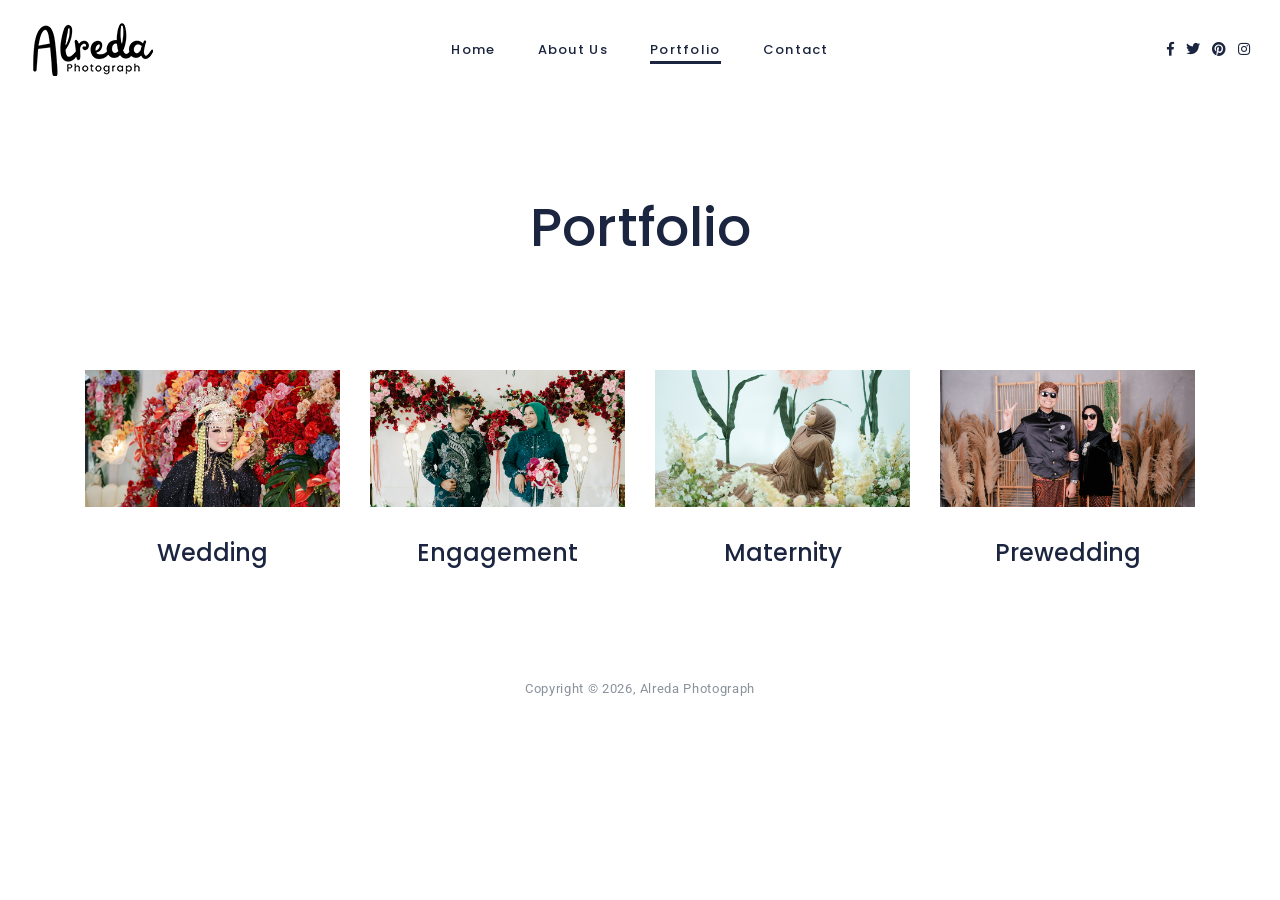
<file: portfolio.html>
<!DOCTYPE html>
<html lang="en-US">
	<head>
		<meta charset="UTF-8">
		<meta name="viewport" content="width=device-width, initial-scale=1.0">
		<title>Portfolio - Alreda Photograph</title>
		<!-- Google Fonts -->
		<link rel='stylesheet' id='fotonia-font-css'  href='http://fonts.googleapis.com/css?family=Roboto:400,400i,500,700%7CPoppins:300,400,500,600,700' type='text/css' media='all' />
		<!-- Bootstrap CSS -->
		<link rel='stylesheet' id='bootstrap-css'  href='css/bootstrap/css/bootstrap.min.css' type='text/css' media='all' />
		<!-- Font Awesome Icons CSS -->
		<link rel='stylesheet' id='font-awesome'  href='css/fontawesome/css/all.min.css' type='text/css' media='all' />
		<!-- Owl Carousel -->
		<link rel='stylesheet' id='owl-carousel'  href='js/owl-carousel/owl.carousel.min.css' type='text/css' media='all' />
		<!-- Main CSS File -->
		<link rel='stylesheet' id='fotonia-style-css'  href='style.css' type='text/css' media='all' />
		<!-- favicons -->
		<link rel="icon" href="images/icons/favicon-32x32.png" sizes="32x32" />
		<link rel="icon" href="images/icons/favicon-192x192.png" sizes="192x192" />
		<link rel="apple-touch-icon-precomposed" href="images/icons/favicon-180x180.png" />
	</head>
	<body class="home">
		<div class="menu-mask"></div>
		<!-- MOBILE MENU HOLDER -->
		<div class="mobile-menu-holder">
			<div class="modal-menu-container">
				<div class="exit-mobile"> <span class="icon-bar1"></span> <span class="icon-bar2"></span></div>
				<ul id="menu-menu-1" class="menu-mobile">
					<li class="menu-item">
						<a href="index.html">Home</a>
					</li>
					<li class="menu-item">
						<a href="about-us.html">About Us</a>
					</li>
					<li class="menu-item menu-item-has-children current-menu-item">
						<a href="portfolio.html">Portfolio</a>
						<ul class="sub-menu">
							<li class="menu-item">
								<a href="wedding.html">Wedding</a>
							</li>
							<li class="menu-item">
								<a href="engagement.html">Engagement</a>
							</li>
							<li class="menu-item">
								<a href="maternity.html">Maternity</a>
							</li>
							<li class="menu-item">
								<a href="prewedding.html">Prewedding</a>
							</li>
						</ul>
					</li>
					<li class="menu-item"><a href="contact.html">Contact</a></li>
				</ul>
			</div>
			<div class="menu-contact">
				<ul class="mobile-contact">
					<li class="mobile-email">contact@example.com</li>
					<li class="mobile-phone">+1 800 000 111</li>
				</ul>
				<ul class="social-media">
					<li><a class="social-facebook" href="#" target="_blank"><i class="fab fa-facebook-f"></i></a></li>
					<li><a class="social-twitter" href="#" target="_blank"><i class="fab fa-twitter"></i></a></li>
					<li><a class="social-pinterest" href="#" target="_blank"><i class="fab fa-pinterest"></i></a></li>
					<li><a class="social-instagram" href="#" target="_blank"><i class="fab fa-instagram"></i></a></li>
				</ul>
			</div>
		</div>
		<!-- /MOBILE MENU HOLDER -->
		<!-- HEADER -->
		<header id="header-1" class="headerHolder header-1">
			<div class="header-container">
				<div class="nav-button-holder"> <button type="button" class="nav-button"> <span class="icon-bar"></span> </button></div>
				<div class="logo logo-1"><a href="index.html"><img class="img-fluid" src="images/alreda-logo.png" alt="Fotonia"></a></div>
				<nav class="nav-holder nav-holder-1">
					<ul id="menu-menu-2" class="menu-nav menu-nav-1">
						<li class="menu-item">
							<a href="index.html">Home</a>
						</li>
						<li class="menu-item">
							<a href="about-us.html">About Us</a>
						</li>
						<li class="menu-item menu-item-has-children current-menu-item">
							<a href="portfolio.html">Portfolio</a>
							<ul class="sub-menu">
								<li class="menu-item">
									<a href="wedding.html">Wedding</a>
								</li>
								<li class="menu-item">
									<a href="engagement.html">Engagement</a>
								</li>
								<li class="menu-item">
									<a href="maternity.html">Maternity</a>
								</li>
								<li class="menu-item">
									<a href="prewedding.html">Prewedding</a>
								</li>
							</ul>
						</li>
						<li class="menu-item"><a href="contact.html">Contact</a></li>
					</ul>
				</nav>
				<div class="header-social header-social-1">
					<ul class="social-media">
						<li><a class="social-facebook" href="#" target="_blank"><i class="fab fa-facebook-f"></i></a></li>
						<li><a class="social-twitter" href="#" target="_blank"><i class="fab fa-twitter"></i></a></li>
						<li><a class="social-pinterest" href="#" target="_blank"><i class="fab fa-pinterest"></i></a></li>
						<li><a class="social-instagram" href="#" target="_blank"><i class="fab fa-instagram"></i></a></li>
					</ul>
				</div>
			</div>
		</header>
		<!-- /HEADER -->
		<!-- /PAGE INTRO -->
		<div class="topSingleBkg topPageBkg">
			<div class="container">
				<div class="inner-desc">
					<h1 class="post-title single-post-title">Portfolio</h1>
				</div>
			</div>
		</div>
		<!-- /PAGE INTRO -->
		<!-- PORTFOLIO ALBUMS -->
		<div id="wrap-content" class="page-content">
			<div class="container">
				<div class="row portfolio-items">
					<div class="col-sm-6 col-lg-3">
						<div class="blog-item-masonry">
							<div class="slider-img"> <a href="wedding.html"> <img src="images/portfolio/wedding-cover.png" class="img-fluid" alt="" > </a></div>
							<div class="slider-caption">
								<h2><a href="wedding.html">Wedding</a></h2>
							</div>
						</div>
					</div>
					<div class="col-sm-6 col-lg-3">
						<div class="blog-item-masonry">
							<div class="slider-img"> <a href="engagement.html"> <img src="images/portfolio/engagement-cover.png" class="img-fluid" alt="" > </a></div>
							<div class="slider-caption">
								<h2><a href="engagement.html">Engagement</a></h2>
							</div>
						</div>
					</div>
					<div class="col-sm-6 col-lg-3">
						<div class="blog-item-masonry">
							<div class="slider-img"> <a href="maternity.html"> <img src="images/portfolio/maternity-cover.png" class="img-fluid" alt="" > </a></div>
							<div class="slider-caption">
								<h2><a href="maternity.html">Maternity</a></h2>
							</div>
						</div>
					</div>
					<div class="col-sm-6 col-lg-3">
						<div class="blog-item-masonry">
							<div class="slider-img"> <a href="prewedding.html"> <img src="images/portfolio/prewedding-cover.png" class="img-fluid" alt="" > </a></div>
							<div class="slider-caption">
								<h2><a href="prewedding.html">Prewedding</a></h2>
							</div>
						</div>
					</div>
				</div>
				<!-- /row -->
			</div>
			<!-- /container -->
		</div>
		<!-- /home-portfolio -->
		<!-- /PORTFOLIO ALBUMS --> 
		<!-- FOOTER -->
		<footer>
			<div class="container">
				<!-- <div id="footer-instagram">
					<ul class="instagram-pics instagram-size-small">
						<li class=""><a href="#" target="_blank" class=""><img src="images/insta/insta-1.jpg" alt=""/></a></li>
						<li class=""><a href="#" target="_blank" class=""><img src="images/insta/insta-2.jpg" alt=""/></a></li>
						<li class=""><a href="#" target="_blank" class=""><img src="images/insta/insta-3.jpg" alt=""/></a></li>
						<li class=""><a href="#" target="_blank" class=""><img src="images/insta/insta-4.jpg" alt=""/></a></li>
						<li class=""><a href="#" target="_blank" class=""><img src="images/insta/insta-5.jpg" alt=""/></a></li>
						<li class=""><a href="#" target="_blank" class=""><img src="images/insta/insta-6.jpg" alt=""/></a></li>
						<li class=""><a href="#" target="_blank" class=""><img src="images/insta/insta-7.jpg" alt=""/></a></li>
						<li class=""><a href="#" target="_blank" class=""><img src="images/insta/insta-8.jpg" alt=""/></a></li>
					</ul>
					<p class="clear"><a href="#" rel="me" target="_blank" class="">Follow Me!</a></p>
				</div> -->
				<!-- /footer-instagram -->
				<div class="copyright">
					<div class="footer-copy"> Copyright &copy; 2026, Alreda Photograph</div>
				</div>
			</div>
			<!-- /container -->
		</footer>
		<!-- /FOOTER -->
		<div class="scrollup">
			<a class="scrolltop" href="#">
			<i class="fa fa-chevron-up"></i>
			</a>
		</div>
		<!-- JS --> 
		<script src='js/jquery.js'></script>
		<script src='js/jquery-migrate.min.js'></script>
		<script src='css/bootstrap/js/popper.min.js'></script>
		<script src='css/bootstrap/js/bootstrap.min.js'></script>
		<script src='js/jquery.easing.min.js'></script>
		<script src='js/jquery.fitvids.js'></script>
		<script src='js/owl-carousel/owl.carousel.min.js'></script>
		<script src='js/isotope.pkgd.min.js'></script>
		<script src='js/simple-lightbox.min.js'></script>
		<!-- MAIN JS -->
		<script src='js/init.js'></script>
	</body>
</html>
</file>
<file: style.css>
/*
Fotonia - Photography Portfolio Template
Version: 1.0.5
Author: MatchThemes
https://matchthemes.com
*/

/*************************************
 
  	1. MAIN STYLES
	
	2. HEADER
	
	3. HOME
	
	4. PORTFOLIO
	
	5. PAGES

	6. BLOG
	
	7. FOOTER
	
	8. OTHER
	
	9. RESPONSIVE MEDIA QUERIES
 
************************************/

/**
* #1.# MAIN STYLES
*
* 
*/

/* RESET STYLES */

*,
html,
body,
div,
dl,
dt,
dd,
ul,
ol,
li,
h1,
h2,
h3,
h4,
h5,
h6,
pre,
form,
label,
fieldset,
input,
p,
blockquote,
th,
td {
	margin: 0;
	padding: 0;
}

table {
	border-collapse: collapse;
	border-spacing: 0;
}

fieldset,
img {
	border: 0;
}

address,
caption,
cite,
code,
dfn,
th,
var {
	font-style: normal;
	font-weight: normal;
}

address {
	font-style: italic;
}

caption,
th {
	text-align: left;
}

h1,
h2,
h3,
h4,
h5,
h6 {
	font-weight: normal;
}

q:before,
q:after {
	content: '';
}

strong,
b {
	font-weight: bold;
}

em,
cite {
	font-style: italic;
}

cite {
	display: block;
}

strike,
del {
	text-decoration: line-through;
}

sup {
	font-size: 11px;
	position: relative;
	vertical-align: top;
	top: 5px;
}

sub {
	bottom: 5px;
	font-size: 11px;
	position: relative;
	vertical-align: bottom;
}

.italic {
	font-style: italic;
}

button,
input,
select,
textarea {
	font-size: 100%;
	margin: 0;
	vertical-align: baseline;
	*vertical-align: middle;
}

.no-margin {
	margin: 0 !important;
}

.no-bottom {
	margin-bottom: 0;
}

.no-padding {
	padding: 0;
}

.column-clear {
	clear: both;
}

.wp-caption {
	max-width: 100%;
}

.sticky {
	position: relative;
}

.wp-caption-text,
.gallery-caption {
	color: #555555;
	font-size: 12px;
	text-align: center;
	margin-top: 24px;
	font-style: italic;
	font-weight: 300;
}

.gallery-columns-6 .gallery-caption,
.gallery-columns-7 .gallery-caption,
.gallery-columns-8 .gallery-caption,
.gallery-columns-9 .gallery-caption {
	display: none;
}

.bypostauthor .comment-body {
	border-bottom: 1px solid #f2f2f2;
}

.screen-reader-text {
	clip: rect(1px, 1px, 1px, 1px);
	height: 1px;
	overflow: hidden;
	position: absolute !important;
	width: 1px;
	word-wrap: normal !important;
}

.screen-reader-text:hover,
.screen-reader-text:active,
.screen-reader-text:focus {
	display: block;
	top: 5px;
	left: 5px;
	width: auto;
	height: auto;
	padding: 1em 1.5em;
	font-size: 0.8em;
	line-height: normal;
	color: #21759b;
	background-color: #f1f1f1;
	border-radius: 3px;
	box-shadow: 0 0 2px 2px rgba(0, 0, 0, 0.6);
	clip: auto !important;
	text-decoration: none;
	z-index: 100000;
	/* Above WP toolbar */
}

.alignright {
	float: right;
	margin: 4px 0 0 24px;
}

.alignleft {
	float: left;
	margin: 4px 24px 0 0;
}

.aligncenter {
	margin: 24px auto;
	text-align: center;
}

hr {
	margin-top: 24px;
	margin-bottom: 24px;
	border: 0;
	border-top: 1px solid #eee;
}

pre,
code {
	background: #f0f0f0;
	color: #333333;
	font-family: "Courier New", Courier, monospace;
	padding: 8px;
	white-space: pre-wrap;
	border: none;
	margin-bottom: 24px;
	overflow: auto;
	border-radius: 0;
	font-size: 13px;
}

pre {
	padding: 24px;
}

code {
	margin-bottom: 0;
}

article,
aside,
figure,
footer,
header,
hgroup,
nav,
section {
	display: block;
}

* {
	-webkit-box-sizing: border-box;
	/* Safari/Chrome, other WebKit */
	-moz-box-sizing: border-box;
	/* Firefox, other Gecko */
	box-sizing: border-box;
	/* Opera/IE 8+ */
}

html {
	-webkit-font-smoothing: antialiased;
}

body {
	-webkit-font-smoothing: antialiased;
	-webkit-text-size-adjust: 100%;
	-webkit-overflow-scrolling: touch;
	text-rendering: optimizeLegibility;
	font-family: Roboto;
	background: #ffffff;
	color: #89929b;
	font-size: 16px;
	line-height: 1.5;
	overflow-x: hidden;
}

h1,
h2,
h3,
h4,
h5,
h6 {
	color: #1b253f;
	font-weight: 400;
	line-height: 1.5em;
}

h1 {
	font-size: 54px;
}

h2 {
	font-size: 48px;
}

h3 {
	font-size: 36px;
}

h4 {
	font-size: 32px;
}

h5 {
	font-size: 24px;
}

h6 {
	font-size: 16px;
}

h1,
h2,
h3,
h4,
h5,
h6,
blockquote,
.logo-txt,
.menu-nav li,
.menu-mobile li,
.widgettitle,
#respond h3{
	font-family:Poppins,serif;
}

a {
	color: #e08370;
}

p a {
	border-bottom: 1px solid #e08370;
}

a:hover,
p a:hover {
	color: #e08370;
	text-decoration: none;
}

a:active,
a:focus {
	outline: none;
	text-decoration: none;
}

ul,
ol {
	margin: 0 0 16px 24px;
}

blockquote {
	font-size: 16px;
	line-height: 1.6em;
	text-align: left;
	color: #1b253f;
	position: relative;
	border-left: 3px solid #1b253f;
	letter-spacing: 0.05em;
	margin: 36px 0;
	padding: 0 32px;
}

blockquote cite {
	color: #89929b;
	font-size: 12px;
	font-style: normal;
	font-weight: 300;
	text-transform: uppercase;
	line-height: 1;
	margin-top: 16px;
}

p,
ul,
ol {
	margin-bottom: 24px;
}

/* definition lists */
dl dt {
	margin-bottom: 0;
}

dl dd {
	margin-left: 16px;
	margin-bottom: 24px;
}

/* tables */
table {
	border: 1px solid #e5e5e5;
	font-size: 16px;
	width: 100%;
	text-align: center;
	margin-bottom: 24px;
	border-collapse: collapse;
	table-layout: fixed;
}

table caption {
	margin-bottom: 24px;
	text-align: center;
}

table th,
table td {
	border-bottom: 1px solid #e5e5e5;
	border-right: 1px solid #e5e5e5;
	text-align: center;
	padding: 12px;
}

table th {
	font-weight: bold;
}

div p:last-of-type {
	margin-bottom: 0;
}

a,
.view-more,
#submit,
.wpcf7-submit,
.white-btn,
.post-password-form input[type="submit"],
.elementor-widget-tabs .elementor-tab-title,
.elementor-accordion .elementor-tab-title {
	-webkit-backface-visibility: hidden;
	-webkit-transition: all 1s cubic-bezier(0.25, 1, 0.35, 1) 0s;
	-moz-transition: all 1s cubic-bezier(0.25, 1, 0.35, 1) 0s;
	-o-transition: all 1s cubic-bezier(0.25, 1, 0.35, 1) 0s;
	-ms-transition: all 1s cubic-bezier(0.25, 1, 0.35, 1) 0s;
	transition: all 1s cubic-bezier(0.25, 1, 0.35, 1) 0s;
}

/**
* #2.# HEADER
*
* 
*/

/*** menu large screens ***/
.menu-nav {
	margin: 0;
	font-size: 0;
	text-align: center;
}

.menu-nav li {
	display: inline-block;
	position: relative;
	margin-left: 42px;
	font-size: 13px;
	font-weight: 500;
	letter-spacing: 0.1em;
}

.menu-nav li:first-child {
	margin-left: 0;
}

.menu-nav li a {
	color: #1b253f;
	padding: 24px 0;
	display: block;
}

.menu-nav li a:before {
	position: absolute;
	display: block;
	bottom: 20px;
	left: 0;
	width: 0;
	border-top: 3px solid #1b253f;
	content: '';
	-webkit-backface-visibility: hidden;
	-webkit-transition: all 0.5s cubic-bezier(0.25, 1, 0.35, 1) 0s;
	-moz-transition: all 0.5s cubic-bezier(0.25, 1, 0.35, 1) 0s;
	-o-transition: all 0.5s cubic-bezier(0.25, 1, 0.35, 1) 0s;
	-ms-transition: all 0.5s cubic-bezier(0.25, 1, 0.35, 1) 0s;
	transition: all 0.5s cubic-bezier(0.25, 1, 0.35, 1) 0s;
}

.menu-nav li a:hover,
.menu-nav>li:hover>a,
.menu-nav>li.current-menu-item>a {
	background: none;
	color: #1b253f;
}

.menu-nav>li:hover>a:before,
.menu-nav li.current-menu-item>a:before {
	left: 0;
	width: 100%;
	border-color: #1b253f;
}

.menu-nav ul {
	display: none;
	margin: 0;
	padding: 24px 0;
	width: 240px;
	text-align: left;
	position: absolute;
	top: 68px;
	left: -24px;
	background: #f9f9f9;
	z-index: 5;
}

.menu-nav ul li {
	display: block;
	background: none;
	margin: 0;
	font-size: 13px;
	font-weight: 400;
	text-transform: none;
	letter-spacing: 0.05em;
}

.menu-nav ul li>a {
	display: block;
	padding: 8px 24px;
	color: #1b253f;
	-webkit-transform: translateX(0px);
	-ms-transform: translateX(0px);
	transform: translateX(0px);
	-webkit-backface-visibility: hidden;
	-webkit-transition: all 0.5s cubic-bezier(0.25, 1, 0.35, 1) 0s;
	-moz-transition: all 0.5s cubic-bezier(0.25, 1, 0.35, 1) 0s;
	-o-transition: all 0.5s cubic-bezier(0.25, 1, 0.35, 1) 0s;
	-ms-transition: all 0.5s cubic-bezier(0.25, 1, 0.35, 1) 0s;
	transition: all 0.5s cubic-bezier(0.25, 1, 0.35, 1) 0s;
}

.menu-nav ul li a:hover,
.menu-nav li:hover ul li a:hover {
	text-decoration: none;
	color: #1b253f;
	-webkit-transform: translateX(12px);
	-ms-transform: translateX(12px);
	transform: translateX(12px);
}

.menu-nav li:hover>ul {
	display: block;
}

.menu-nav li ul ul {
	left: 100%;
	top: -24px;
	margin: 0;
}

.menu-nav li ul ul:before,
.menu-nav li ul a:before {
	display: none;
}
/*** end menu large screens ***/

/*** menu mobile ***/
.nav-button-holder {
	display: none;
}

.nav-button {
	background: none;
	border: none;
	cursor: pointer;
	padding-bottom: 15px;
	vertical-align: middle;
}

.icon-bar,
.icon-bar1,
.icon-bar2 {
	display: block;
	height: 2px;
	width: 25px;
	background: #1b253f;
	margin-left: auto;
	margin-right: auto;
	position: relative;
}

.icon-bar1,
.icon-bar2 {
	width: 18px;
}

.icon-bar:before,
.icon-bar:after {
	background: #1b253f;
	content: "";
	height: 100%;
	left: 4px;
	position: absolute;
	bottom: -6px;
	right: 0;
}

.icon-bar:after {
	bottom: -12px;
	left: 8px;
	top: auto;
}

.nav-button:hover .icon-bar:before,
.nav-button:hover .icon-bar:after {
	left: 0;
}

.icon-bar,
.icon-bar1,
.icon-bar2,
.nav-button .icon-bar:before,
.nav-button .icon-bar:after {
	-webkit-transition: all 0.3s ease 0s;
	-ms-transition: all 0.3s ease 0s;
	transition: all 0.3s ease 0s;
}

.menu-mobile {
	font-size: 0;
	margin: 0 auto;
	margin-left: 0;
	padding-left: 48px;
}

.menu-mobile li {
	font-size: 16px;
	font-weight: 700;
	padding-top: 28px;
	list-style: none;
}

.menu-mobile li a {
	color: #1b253f;
	display: block;
	line-height: 1;
}

.menu-mobile li a:hover,
.menu-mobile li a:focus {
	background: none;
}

.menu-mobile li:hover>a,
.menu-mobile li.current-menu-item>a {
	color: #1b253f;
	opacity: 0.6;
}

.menu-mobile>li.menu-item-has-children>a:after {
	content: "\f107";
	display: inline-block;
	font-family: "Font Awesome 5 Free";
	margin-left: 7px;
	margin-right: 0;
	font-size: 12px;
	font-weight: 700;
	vertical-align: middle;
	-webkit-transition: all 0.3s;
	-ms-transition: all 0.3s;
	transition: all 0.3s;
}

.menu-mobile>li.menu-item-has-children.menu-open>a:after {
	content: "\f106";
}

.menu-mobile ul {
	margin-left: 0;
}

.menu-mobile>li>ul {
	display: none;
}

.menu-mobile>li.menu-open>ul {
	display: block;
	margin-top: 12px;
}

.menu-mobile ul li {
	font-size: 16px;
	font-weight: 500;
	padding-top: 16px;
	text-transform: none;
	padding-left: 16px;
	display: block;
}

.menu-contact {
	margin-top: 81px;
	padding-left: 48px;
	font-size: 16px;
	color: #1b253f;
	opacity: 0.6;
}

.menu-contact ul {
	list-style: none;
	margin-left: 0;
	margin-bottom: 0;
}

.mobile-phone {
	margin-top: 8px;
}

.menu-contact .social-media {
	margin-top: 24px;
	padding-bottom: 48px;
}
/*** end menu mobile ***/

/***** MODAL WINDOW ******/
body.has-active-menu {
	overflow: hidden;
}

.menu-mask {
	position: fixed;
	z-index: 99;
	top: 0;
	left: 0;
	width: 0;
	height: 0;
	opacity: 0;
}

.menu-mask.is-active {
	width: 100%;
	height: 100%;
	opacity: 0.9;
}

.mobile-menu-holder {
	position: fixed;
	z-index: 1050;
	top: 0;
	left: 0;
	overflow-x: hidden;
	width: 350px;
	height: 100%;
	background: #f9f9f9;
	opacity: 0;
	padding: 0 30px;
	-webkit-transform: translateX(-400px);
	-ms-transform: translateX(-400px);
	transform: translateX(-400px);
	-webkit-backface-visibility: hidden;
	-webkit-transition: all 0.7s cubic-bezier(0.25, 1, 0.35, 1) 0s;
	-moz-transition: all 0.7s cubic-bezier(0.25, 1, 0.35, 1) 0s;
	-o-transition: all 0.7s cubic-bezier(0.25, 1, 0.35, 1) 0s;
	-ms-transition: all 0.7s cubic-bezier(0.25, 1, 0.35, 1) 0s;
	transition: all 0.7s cubic-bezier(0.25, 1, 0.35, 1) 0s;
}

.mobile-menu-holder.is-active {
	opacity: 1;
	-webkit-transform: translateX(0px);
	-ms-transform: translateX(0px);
	transform: translateX(0px);
}

.modal-menu-container {
	position: relative;
}

.exit-mobile {
	cursor: pointer;
	padding: 7px 1px;
	display: inline-block;
	margin-top: 32px;
}

.icon-bar1 {
	top: 2px;
	-webkit-transform: rotate(45deg);
	-ms-transform: rotate(45deg);
	transform: rotate(45deg);
}

.icon-bar2 {
	-webkit-transform: rotate(-45deg);
	-ms-transform: rotate(-45deg);
	transform: rotate(-45deg);
}
/***** END MODAL WINDOW ******/

.logo-1,
.header-social-1 {
	flex: 1 1 0;
}

.header-social-1,
.header-social-3 {
	text-align: right;
}

/** Header 1 **/
.headerHolder {
	padding-left: 30px;
	padding-right: 30px;
	left: 0;
	position: relative;
	top: 0;
	width: 100%;
	z-index: 100;
}

.header-container {
	display: flex;
	align-items: center;
	justify-content: center;
}

.header-1 {
	margin-top: 16px;
}

.nav-holder-1 {
	text-align: center;
}

.logo-txt {
	font-size: 24px;
	font-weight: 700;
	text-transform: lowercase;
}

.logo-txt a {
	color: #1b253f;
}

/** Header 2 **/
.nav-holder-2 {
	flex: 1 1 0;
}

.nav-holder-2 .menu-nav {
	text-align: right;
}

.header-2 {
	margin-top: 16px;
}


/** Header 3 **/

.header-3 {
	margin-top: 16px;
}

.nav-button-holder-3,
.header-social-3 {
	display: block;
	flex: 1 1 0;
}

.header-3.nav-fixed-top {
	padding-top: 16px;
	padding-bottom: 16px;
}

.nav-fixed-top {
	position: fixed;
	top: 0;
	right: 0;
	left: 0;
	z-index: 1030;
	background: #ffffff;
	margin-top: 0;
}

.social-media,
.footer-social {
	list-style: none;
	margin: 0;
	font-size: 0;
}

.social-media li,
.footer-social li {
	display: inline-block;
	font-size: 14px;
	margin-left: 12px;
}

.social-media li a {
	color: #1b253f;
}

.social-media li:first-child,
.footer-social li:first-child {
	margin-left: 0;
}

a.social-twitter:hover {
	color: #29C5F6 !important;
}

a.social-facebook:hover {
	color: #6788CE !important;
}

a.social-gplus:hover {
	color: #E75C3C !important;
}

a.social-linkedin:hover {
	color: #3A9BDC !important;
}

a.social-pinterest:hover {
	color: #FE4445 !important;
}

a.social-tripadvisor:hover {
	color: #00AF87 !important;
}

a.social-youtube:hover {
	color: #E34040 !important;
}

a.social-vimeo:hover {
	color: #44BBFF !important;
}

a.social-instagram:hover {
	color: #AA8062 !important;
}

a.social-dribbble:hover {
	color: #ED4F8C !important;
}

a.social-skype:hover {
	color: #24B4F0 !important;
}

/**
* #3.# HOME
*
* 
*/

.home-portfolio {
	
}

.home-intro h1 {
	font-weight: 500;
	font-size: 72px;
	line-height: 1.2em;
}

.home-intro p {
	font-size: 16px;
	margin-top: 24px;
}

/* HOME 1 */
.port-home1 .slider-4posts-holder {
	margin-left: -20px;
	margin-right: -20px;
}

.slider-item4 {
	padding: 0 20px;
}

.slider-img {
	margin-bottom: 28px;
	overflow: hidden;
}

.slider-caption {
	text-align: center;
}

.slider-caption h2 {
	font-size: 24px;
	font-weight: 500;
	margin-bottom: 0;
}

.slider-caption h2 a {
	color: #1b253f;
}

.slider-caption h2 a:hover {
	color: #e08370;
}

.portfolio-categ {
	list-style: none;
	margin: 0;
	font-size: 0;
}

.portfolio-categ li {
	display: inline-block;
	font-size: 11px;
	text-transform: uppercase;
	margin: 8px 8px 0 8px;
	letter-spacing: 0.05em;
}

.featured-box{
	text-align: center;
}
.featured-box i{
	color: #e08370;
	font-size: 42px;
}

.page-inner-title{
	font-size: 54px;
	font-weight: 500;
	margin-bottom: 36px;
	line-height: 1.2;
}

.section-bkg{
	background: #f2f2f2;
	padding: 108px 0;
}

.box-img-partners{
	padding: 0 16px;
	text-align: center;
}

/* END HOME 1 */

/* HOME 2 */
.port-home2 .row,
.port-home5 .row {
	margin-bottom: -54px;
}

.port-item-htext {
	position: relative;
	margin-bottom: 54px;
}

.port-item-htext .port-img {
	position: relative;
	overflow: hidden;
}

.port-item-htext .port-img:after {
	content: '';
	position: absolute;
	left: 0;
	top: 0;
	width: 100%;
	height: 100%;
	background: #1b253f;
	opacity: 0.7;
	z-index: 2;
}

.port-item-htext img {
	-webkit-filter: blur(2px);
	filter: blur(2px);
}

.port-item-htext .port-img:after,
.port-caption,
.port-item-htext img {
	-webkit-backface-visibility: hidden;
	-webkit-transition: all 1s cubic-bezier(0.25, 1, 0.35, 1) 0s;
	-moz-transition: all 1s cubic-bezier(0.25, 1, 0.35, 1) 0s;
	-o-transition: all 1s cubic-bezier(0.25, 1, 0.35, 1) 0s;
	-ms-transition: all 1s cubic-bezier(0.25, 1, 0.35, 1) 0s;
	transition: all 1s cubic-bezier(0.25, 1, 0.35, 1) 0s;
}

.port-caption {
	position: absolute;
	z-index: 4;
	text-align: center;
	padding: 0 10px;
	left: 10px;
	right: 10px;
	top: 50%;
	-ms-transform: translateY(-50%);
	-webkit-transform: translateY(-50%);
	-moz-transform: translateY(-50%);
	-o-transform: translateY(-50%);
	transform: translateY(-50%);
	opacity: 1;
}

.port-caption h2 {
	font-size: 32px;
	font-weight: 700;
	text-transform: uppercase;
	color: #ffffff;
}

.port-item-htext:hover .port-img:after,
.port-item-htext:hover .port-caption {
	opacity: 0;
}

.port-item-htext:hover img {
	transform: scale(1.1);
	-webkit-transform: scale(1.1);
	-ms-transform: scale(1.1);
	-webkit-filter: blur(0px);
	filter: blur(0px);
}
/* END HOME 2 */

/* HOME 3 */
.slider-item1 {
	background: #f2f2f2;
	padding: 100px 150px;
	display: flex;
	flex-wrap: wrap;
	align-items: center;
}

.slider-left-img {
	width: 40%;
}

.slider-right-caption {
	width: 60%;
	padding-left: 100px;
	text-align: center;
}

.slider-right-caption h2 {
	margin-bottom: 24px;
}

.slider-right-caption h2 a {
	color: #1b253f;
}

.slider-right-caption h2 a:hover {
	color: #e08370;
}

.slider-right-caption .portfolio-categ li {
	margin-top: 0;
}

.slider-right-caption .view-more {
	margin-top: 36px;
}

.slider-1post .owl-nav button {
	left: 55px !important;
}

.slider-1post .owl-nav button.owl-next {
	right: 55px !important;
	left: auto !important;
}

.testimonial-content{ 
	font-style: italic;
}
.testimonial-name{
	color: #1b253f;
	font-size: 20px;
	margin-top: 24px;
}

.testimonial-job{
	font-size: 14px;
}

.box-right{
	text-align: right;
}

/* END HOME 3 */

/* HOME 4 */
.portfolio-filter {
	list-style: none;
	margin: 0;
	padding: 0;
	text-align: center;
	margin-bottom: 81px;
}

.portfolio-filter li {
	display: inline-block;
	margin: 0 8px;
}

.portfolio-filter li a.current {
	color: #e08370;
	border-color: #e08370;
}

.blog-item-masonry {
	margin-bottom: 54px;
}

.layout-masonry {
	margin-bottom: -30px;
}

.port-home4 .slider-img img {
	filter: grayscale(1);
	-webkit-filter: grayscale(1);
}

.port-home4 .slider-img:hover img {
	filter: grayscale(0);
	-webkit-filter: grayscale(0);
}
/* END HOME 4 */

.fs-home5 {
	padding: 0 20px;
}

.port-home5 .port-item-htext {
	padding-left: 10px;
	padding-right: 10px;
}

.port-item6-holder {
	margin-bottom: -54px;
}

.port-item6 {
	padding: 0 10px;
	margin-bottom: 54px;
}

.port-item6 .slider-caption h2 {
	font-size: 32px;
}

/* HEADER PAGES */
.topSingleBkg {
	display: block;
	overflow: hidden;
	position: relative;
	margin: 108px 0;
	text-align: center;
	padding: 0 15px;
}

.topNoTitle {
	margin: 81px 0 0 0;
}

.topSingleBkgImg {
	width: 100%;
	height: 450px;
	margin: 0 0 81px 0;
	padding: 0;
}

.item-img {
	background-position: center center;
	background-repeat: no-repeat;
	background-size: cover;
	display: block;
	height: 100%;
	position: relative;
	width: 100%;
}

.item-img:before {
	content: '';
	background: rgba(0, 0, 0, 0.4);
	position: absolute;
	top: 0;
	left: 0;
	bottom: 0;
	right: 0;
}

.topSingleBkgImg .inner-desc {
	position: absolute;
	z-index: 4;
	text-align: center;
	padding: 0 15px;
	width: 100%;
	top: 50%;
	left: auto;
	-ms-transform: translate(0, -50%);
	-webkit-transform: translate(0, -50%);
	-moz-transform: translate(0, -50%);
	-o-transform: translate(0, -50%);
	transform: translate(0, -50%);
}

.topSingleBkgImg,
.topSingleBkgImg h1 {
	color: #ffffff;
}
/* END HEADER PAGES */

.parallax,
.no-parallax {
	background-repeat: repeat;
	background-position: center center !important;
	background-attachment: scroll;
	-webkit-background-size: cover;
	-moz-background-size: cover;
	-o-background-size: cover;
	background-size: cover;
}

.parallax {
	position: relative;
	padding: 72px 0;
	
}

.parallax-content {
	color: #ffffff;
	position: relative;
}

.section-holder{
	margin-top: 108px;
}

/**
* #4.# PORTFOLIO
*
* 
*/

.page-portfolio-content {
	margin-bottom: 108px;
}

.gallery-post {
	margin-bottom: 30px;
}

.fs-gallery {
	padding: 0 30px;
}

.gallery-grid12cols {
	display: flex;
	flex-wrap: wrap;
	margin: 0 -15px;
	margin-bottom: -30px;
}

.gallery-post12 {
	width: 50%;
	display: block;
	overflow: hidden;
	position: relative;
	margin-bottom: 30px;
	padding: 0 15px;
}

.gallery-post12:nth-of-type(3n+1) {
	width: 100%;
}

.gallery-grid3cols {
	margin-bottom: -30px;
}

.portfolio-items {
	margin-bottom: -54px;
}

/**
* #5.# PAGES
*
* 
*/


/** TEAM **/
.team-img img {
	margin: 0 auto;
}

.page-holder h3.team-title {
	font-size: 24px;
	margin-bottom: 0;
}

.team-desc .smalltitle {
	font-size: 14px;
	letter-spacing: 0;
	margin-bottom: 24px;
}

/** ABOUT US **/

.full-img-about{
	padding: 200px 0;
}

/** FAQ PAGE **/

.faq-list{font-size:0;
padding:0;
margin:0;}
.faq-list li{margin-top:24px;}
.faq-list li:first-child{margin-top:0;}


.faq-title a:before{
display: inline-block;
padding-right:16px;
content: "\f067";
font-family: "Font Awesome 5 Free";
font-size: 16px;
font-weight: 700;
vertical-align: middle;
}


.faq-title.active a:before{content: "\f068";}

.faq-title a{color:#454545;
font-size: 24px;
letter-spacing: .05em;
padding: 24px 16px;
background: #f2f2f2;
font-weight: 500;
line-height: 1.2;
display:block;}
.faq-title a:hover, .faq-title.active a{color:#ffffff;
background: #e08370;
text-decoration:none;}

.faq-section{margin:32px 16px;
font-size: 16px;}

/** PRICING **/

.price-box{
	background: #f2f2f2;
	text-align: center;
	padding: 54px;
}
.price-title {
	font-weight: 700;
}

.price-features {
	list-style: none;
	margin: 0;
	margin-bottom: 0;
	margin-bottom: 36px;
}

.price-features li {
	padding: 8px 0;
}

/**
* #6.# BLOG
*
* 
*/

.posts-holder {
	padding-right: 35px;
}

.posts-holder-push-right {
	order: 2;
	padding-right: 0;
	padding-left: 35px;
}

.blog-item {
	margin-bottom: 81px;
}

.home-blog-grid .blog-item {
	margin-bottom: 0;
}

.blog-item .post-image,
.blog-item .post-image img,
.blog-item .list-image,
.slider-img,
.slider-img img {
	-webkit-backface-visibility: hidden;
	-webkit-transition: all 3s cubic-bezier(0.25, 1, 0.35, 1) 0s;
	-moz-transition: all 3s cubic-bezier(0.25, 1, 0.35, 1) 0s;
	-o-transition: all 3s cubic-bezier(0.25, 1, 0.35, 1) 0s;
	-ms-transition: all 3s cubic-bezier(0.25, 1, 0.35, 1) 0s;
	transition: all 3s cubic-bezier(0.25, 1, 0.35, 1) 0s;
}

.blog-item:hover .post-image,
.slider-img:hover {
	transform: scale(0.95);
	-webkit-transform: scale(0.95);
	-ms-transform: scale(0.95);
}

.blog-item:hover .post-image img,
.blog-item:hover .list-image,
.slider-img:hover img {
	transform: scale(1.1);
	-webkit-transform: scale(1.1);
	-ms-transform: scale(1.1);
}

.post-image {
	margin-bottom: 36px;
	overflow: hidden;
	text-align: center;
}

.article-title {
	font-size: 32px;
	margin-bottom:24px;
	-ms-word-wrap: break-word;
	word-wrap: break-word;
}

.article-title a {
	color: #1b253f;
}

.article-title a:hover {
	color: #e08370;
}

.single-post-title {
	color: #1b253f;
	font-size: 72px;
	font-weight: 500;
	-ms-word-wrap: break-word;
	word-wrap: break-word;
	line-height: 1.3em;
}

.post-subtitle {
	text-transform: uppercase;
	font-size: 12px;
	letter-spacing: 0.1em;
}

.post-meta {
	margin: 0;
	font-size: 0;
	list-style: none;
	margin-bottom: 8px;
}

.post-meta li {
	display: inline-block;
	font-size: 12px;
	letter-spacing: 0.1em;
	text-transform: uppercase;
	color: #89929b;
	line-height:1.1;
}

.meta-categ a {
	color: #89929b;
}

.meta-categ a:hover {
	color: #e08370;
}

.meta-categ:before {
	display: inline-block;
	width: 10px;
	height: 2px;
	margin: 0 8px;
	margin-bottom: 3px;
	content: '';
	vertical-align: middle;
	background: #e08370;
}

.post-meta li.meta-sticky {
	background: #e08370;
	padding: 3px 8px;
	margin-left: 8px;
	color: #ffffff;
	text-transform: uppercase;
	border-radius: 99em;
}

.post-holder {
	text-align: center;
}

.post-holder .view-more {
	margin-top: 36px;
}

/*** BLOG GRID ***/
.blog-item-2col-grid .article-title {
	font-size: 32px;
}

.blog-item-3col-grid .article-title {
	font-size: 28px;
}
/*** END BLOG GRID ***/

/*** BLOG LIST ***/
.blog-item-1col-list {
	display: flex;
	align-items: center;
}

.blog-item-1col-list .post-image {
	width: 35%;
	height: 400px;
	overflow: hidden;
	margin-bottom: 0;
}

.blog-item .list-image {
	background-position: center center;
	background-repeat: no-repeat;
	background-size: cover;
	width: 100%;
	height: 100%;
}

.blog-item-1col-list .post-holder {
	width: 65%;
	padding-left: 36px;
	margin-top: 0;
}

.blog-item-1col-list .article-title {
	font-size: 32px;
}

.blog-item-1col-list .post-holder-noimg {
	width: 100%;
	padding: 0;
}

.blog-item-1col-list:last-child {
	margin-bottom: 0;
}
/*** END BLOG LIST ***/

.topSingleArticle .post-meta,
.topArchive .post-meta {
	margin-bottom: 0;
}

.topSingleArticle .post-meta li,
.topArchive .post-meta li {
	line-height: 1.5;
}

.single-meta-info {
	text-align: center;
}

.author-single-page {
	margin-top: 81px;
	padding: 36px;
	background: #f2f2f2;
}

.author-avatar {
	display: block;
	float: left;
}

.author-avatar img {
	border-radius: 99em;
}

.author-content {
	margin-left: 130px;
}

.author-single-page h4 {
	font-size: 24px;
	font-weight: 500;
	margin-bottom: 8px;
}

.author-content .social-media {
	margin-top: 8px;
}

.author-content h4 a {
	color: #1b253f;
}

.meta-nav-holder {
	margin-top: 81px;
	align-items: center;
}

.meta-nav {
	padding: 0 15px;
}

.meta-nav .widgettitle {
	margin-bottom: 4px;
	font-size: 11px;
}

.meta-nav a {
	display: block;
	color: #1b253f;
}

.meta-nav a:hover {
	color: #e08370;
}

.meta-nav-subtitle {
	font-size: 16px;
	font-style: italic;
}

.pn-holder {
	display: flex;
	align-items: center;
}

.pn-img {
	width: 80px;
	height: 0;
	flex: 0 0 auto;
	margin-right: 15px;
	overflow: hidden;
	border-radius: 99em;
	position: relative;
	padding-bottom: 80px;
}

.pn-img img {
	object-fit: cover;
	object-position: center top;
	width: 100% !important;
	height: 100% !important;
	position: absolute;
	left: 0;
	top: 0;
}

.pn-desc {
	width: 100%;
}

.pn-desc h3 {
	font-size: 18px;
	-ms-word-wrap: break-word;
	word-wrap: break-word;
}

.meta-nav-right .pn-holder {
	justify-content: flex-end;
	text-align: right;
}

.meta-nav-right .pn-img {
	margin-left: 15px;
	margin-right: 0;
}

/* portfolio meta nav */
.port-meta-nav {
	margin-top: 108px;
}

.port-meta-nav .pn-img {
	width: 120px;
	padding-bottom: 120px;
}

.port-meta-nav .pn-desc h3 {
	font-size: 32px;
	font-weight: 500;
}

.comm-title .widgettitle,
.comment-reply-title {
	margin-top: 81px;
	text-align: center;
}

.output2 {
	margin-top: 24px;
	border: 1px solid #ff0000;
	padding: 7px;
	color: #ff0000;
}

.antispam {
	display: none;
}

.comm-send {
	margin-top: 36px;
}

/**** COMMENTS STYLES*****/
.commentlist {
	margin: 0;
}

.commentlist>li {
	list-style: none;
	margin: 0;
	margin-top: 24px;
}

.commentlist>li ul.children li {
	list-style: none;
}

.children li.depth-2,
.children li.depth-3,
.children li.depth-4,
.children li.depth-5,
.children li.depth-6,
.children li.depth-7,
.children li.depth-8,
.children li.depth-9,
.children li.depth-10 {
	margin: 0 0 0 72px;
}

.comment-body {
	margin-bottom: 81px;
}

.comment-details {
	position: relative;
	margin-left: 72px
}

.comment-avatar {
	position: absolute;
	left: -72px;
	top: 0;
}

.comment-avatar img {
	display: block;
	border-radius: 50%;
}

.comment-author .author a,
.comment-author .author a:visited {
	border: none;
}

.comment-author span,
.comment-author .author a {
	color: #1b253f;
	font-size: 18px;
	margin-right: 10px;
	font-style: normal;
}

.comment-content p:last-child {
	margin: 0;
}

.comment-author span.comment-date {
	font-size: 12px;
	font-weight: normal;
	font-style: italic;
	color: #89929b;
}

.comment-text {
	margin-top: 24px;
}

.reply {
	margin-top: 16px;
}

.comment-reply-link {
	font-size: 11px;
	letter-spacing: 0.1em;
	font-weight: 400;
	color: #1b253f;
	text-transform: uppercase;
	padding-bottom: 2px;
	border-bottom: 1px solid #1b253f;
}

.comment-reply-link:hover {
	border-bottom: none;
}

#cancel-comment-reply-link {
	font-size: 11px;
}

.commentlist .children {
	margin: 0;
}

#comments_wrap {
	margin-top: 16px;
}

#cancel-comment-reply {
	float: right;
	margin-top: 16px;
}

.comment-reply-title small {
	display: block;
	margin-bottom: 8px;
}

.pingback .comment-details {
	margin-left: 0;
}

.pingback .comment-avatar {
	display: none;
}

input::-ms-clear {
	display: none;
}

@-ms-viewport {
	width: auto;
}
/**** END COMMENTS STYLES*****/

/* SIDEBAR */
aside ul,
footer ul,
.widget_recent_entries ul {
	margin: 0;
	padding: 0;
	list-style: none;
}

aside>ul>li {
	margin-top: 54px;
}

aside>ul>li:first-child {
	margin-top: 0;
}

aside .screen-reader-text,
.foo-block .screen-reader-text {
	display: none;
}

aside table,
aside table caption,
.foo-block table,
.foo-block table caption {
	margin-bottom: 0;
}

aside table caption,
.foo-block table caption {
	padding-bottom: 0;
}

.widgettitle,
.smalltitle,
.comment-reply-title {
	color: #1b253f;
	font-weight: 700;
	font-size: 13px;
	letter-spacing: 0.1em;
	margin-bottom: 36px;
	text-transform: uppercase;
}

.widgettitle {
	text-align: center;
	position: relative;
}

.widget-left{
	text-align: left;
}

.smalltitle {
	color: #e08370;
	position: relative;
	padding: 0 16px;
	display: inline-block;
}

.smalltitle:before,
.smalltitle:after {
	content: '';
	position: absolute;
	width: 10px;
	height: 2px;
	background: #e08370;
	left: 0;
	top: 50%;
	transform: translateY(-50%);
	-webkit-transform: translateY(-50%);
	-ms-transform: translateY(-50%);
}

.smalltitle:after {
	left: auto;
	right: 0;
}

aside .instagram-pics,
footer .instagram-pics {
	text-align: center;
}

aside .instagram-pics li,
footer .instagram-pics li {
	display: inline-block;
	margin: 0 7px 7px 0;
}

aside .instagram-pics li img,
footer .instagram-pics li img {
	width: 80px;
	height: 80px;
}

.textwidget img {
	height: auto;
	max-width: 100%;
}

.textwidget select {
	width: 100%;
}

.search-string {
	padding: 12px;
	width: 100%;
	border: 1px solid #e0e0e0;
}

.tagcloud a,
.tags-single-page a {
	display: inline-block;
	font-size: 12px !important;
	color: #1b253f;
	background: #f2f2f2;
	padding: 6px 12px;
	text-align: center;
	margin: 0 3px 7px 0;
	border-radius: 99em;
}

.tagcloud a:hover,
.tags-single-page a:hover {
	background: #e08370;
	color: #ffffff;
	text-decoration: none;
}

.tags-single-page {
	margin-top: 36px;
}

.widget ul li,
.widget_recent_entries li,
.widget_archive li,
.widget_categories li,
.widget_pages li,
.widget_meta li,
.widget_recent_comments li,
.widget_rss li,
.widget_nav_menu li {
	margin-bottom: 16px;
	line-height: 1.4;
}

.widget_recent_entries li,
.widget_archive li,
.widget_categories li,
.widget_pages li,
.widget_meta li,
.widget_recent_comments li,
.widget_rss li,
.widget_nav_menu li {
	padding-bottom: 16px;
	border-bottom: 1px solid #f2f2f2;
}

.widget_recent_entries li a,
.widget_archive li a,
.widget_categories li a,
.widget_pages li a,
.widget_meta li a,
.widget_nav_menu li a {
	color: #89929b;
}

.widget_recent_entries li a:hover,
.widget_archive li a:hover,
.widget_categories li a:hover,
.widget_pages li a:hover,
.widget_meta li a:hover,
.widget_nav_menu li a:hover {
	color: #e08370;
}

.widget_categories ul.children,
.widget_pages ul.children,
.widget_nav_menu .sub-menu {
	padding-top: 16px;
	margin-left: 16px;
}

.widget_categories ul.children li,
.widget_pages ul.children li,
.widget_nav_menu .sub-menu li {
	border: none;
	padding-bottom: 0;
}

.widget_recent_entries li:last-child,
.widget_archive li:last-child,
.widget_categories li:last-child,
.widget_pages li:last-child,
.widget_meta li:last-child,
.widget_recent_comments li:last-child,
.widget_rss li:last-child,
.widget_nav_menu li:last-child {
	margin-bottom: 0;
}

.widget_categories ul.children:last-child li:last-child {
	margin-bottom: 0;
}

aside table th,
.foo-block table th,
aside table td,
.foo-block table td {
	padding: 8px;
}
/* END SIDEBAR */

/**
* #7.# FOOTER
*
* 
*/

footer {
	padding: 108px 0 28px 0;
	background: #ffffff;
}

footer,
footer a,
.footer-social li a {
	color: #89929b;
}

.foo-block,
.widget-footer {
	margin-bottom: 54px;
}

.footer-copy {
	font-size: 13px;
	text-align: center;
	letter-spacing: 0.05em;
}

#footer-instagram {
	text-align: center;
	position: relative;
	margin-bottom: 54px;
}

#footer-instagram .widgettitle {
	display: inline-block;
	margin-bottom: 36px;
}

#footer-instagram .instagram-pics {
	margin: 0;
	font-size: 0;
}

#footer-instagram .instagram-pics li {
	display: inline-block;
	margin: 0;
	width: 12.5%;
}

#footer-instagram .instagram-pics li img {
	max-width: 100%;
	width: auto;
	height: auto;
}

#footer-instagram .instagram-pics li img:hover {
	opacity: 0.9;
}

#footer-instagram .clear {
	bottom: 7px;
	font-size: 12px;
	left: 0;
	letter-spacing: 1px;
	line-height: 1.1;
	position: absolute;
	right: 0;
}

#footer-instagram .clear a {
	background: #ffffff;
	border: medium none;
	color: #252525;
	display: inline-block;
	padding: 7px 14px;
}

/**
* #8.# OTHER
*
* 
*/

.hometitle {
	font-size: 36px;
}

.white {
	color: #ffffff;
}

.white:before,
.white:after {
	background: #ffffff;
}

.single-post-content img,
.custom-page-template img {
	height: auto;
	max-width: 100%;
}

.single-post-content h1,
.single-post-content h2,
.single-post-content h3,
.single-post-content h4,
.single-post-content h5,
.single-post-content h6 {
	margin-bottom: 12px;
}

/* comments + contact fields */
.comm-field,
.contact-field,
#msg-contact,
.wpcf7-text,
.wpcf7-textarea {
	width: 100%;
	padding: 16px;
	border: 2px solid #f2f2f2;
	background: none;
	margin-bottom: 8px;
}

.post-password-form label input {
	padding: 8px;
	border: 2px solid #f2f2f2;
	background: none;
	margin-left: 8px;
}

.form-submit {
	text-align: right;
}

.form-submit {
	margin-bottom: 0;
}

.comm-title-2 .section-title {
	margin-top: 28px;
}

.contact-field {
	margin-bottom: 24px;
}

#submit {
	padding: 10px 24px;
}

.submit {
	margin-top: 24px;
}

.view-more,
#submit,
.wpcf7-submit,
.white-btn,
.page-links a,
.post-password-form input[type="submit"] {
	font-size: 16px;
	font-weight: 700;
	display: inline-block;
	color: #1b253f;
	border: 2px solid #1b253f;
	padding: 8px 24px;
	background: none;
	cursor: pointer;
	border-radius: 99em;
}

.view-more:hover,
#submit:hover,
.wpcf7-submit:hover,
.page-links a:hover,
.post-password-form input[type="submit"]:hover {
	color: #e08370;
	border-color: #e08370;
}

.white-btn {
	background: none;
	color: #ffffff;
	border: 2px solid #ffffff;
}

.white-btn:hover {
	color: #1b253f;
	border: 2px solid #ffffff;
	background: #ffffff;
}

/*** PREV-NEXT PAGE NAVIGATION ***/
.prev-next,
.page-links {
	text-align: center;
	font-size: 0;
}

.page-numbers,
.nav-page a,
.post-password-form input[type="submit"] {
	color: #1b253f;
	margin: 0 16px;
	font-size: 16px;
	font-weight: 700;
	text-decoration: none;
	display: inline-block;
}

.current-page,
.page-numbers:hover,
.nav-page a:hover,
.page-links a:hover,
.post-password-form input[type="submit"]:hover {
	color: #e08370;
}

.page-links {
	margin-top: 36px;
}

.page-links a,
.post-password-form input[type="submit"] {
	margin: 0;
	margin-right: 12px;
	padding: 8px 24px;
}

.post-password-form input[type="submit"] {
	vertical-align: top;
	margin-left: 8px;
	cursor: pointer;
}

.error-404 {
	text-align: center;
}

/*flexible embeds*/
.video-widget {
	position: relative;
	padding: 0;
	padding-bottom: 56.25%; /* 16:9 ratio*/
	height: 100%;
	overflow: hidden;
}

.gmaps {
	position: relative;
	padding: 0;
	height: 400px;
	overflow: hidden;
}

.gmaps-contact2{
	height: 700px;
}

.video-widget iframe,
.gmaps iframe {
	position: absolute;
	top: auto;
	left: 0;
	width: 100%;
	height: 100%;
	border: none;
}

.scrollup {
	display: none;
}

.scrollup i {
	width: 30px;
	height: 30px;
	position: fixed;
	background: #1b253f;
	color: #ffffff;
	border-radius: 50%;
	bottom: 20px;
	right: 20px;
	text-align: center;
	padding-top: 5px;
	cursor: pointer;
	z-index: 110;
}

.nf-text {
	margin: 24px 0;
}

.alignc {
	text-align: center;
}

.alignr {
	text-align: right;
}

.alignl {
	text-align: left;
}

.none {
	display: none;
}

.alert{
	background-color: #f8d7da;
	border-color: #f5c6cb;
	color: #721c24;
	padding: 16px;
	border-radius: 0;
	margin-top:81px;
}

/* Owl Carousel Default Nav */
.owl-carousel .owl-item img {
	width: auto;
}

.owl-carousel {
	cursor: -webkit-grab;
	cursor: -moz-grab;
}

.owl-carousel.owl-grab {
	cursor: -webkit-grabbing;
	cursor: -moz-grabbing;
}

.owl-theme .owl-nav .disabled {
	opacity: 0.5;
	cursor: default;
}

.owl-theme .owl-nav.disabled+.owl-dots {
	margin-top: 36px;
}

.owl-theme .owl-dots {
	position: absolute;
	right: 0;
	left: 0;
	text-align: center;
	bottom: 0;
	z-index: 100;
	width: auto;
	z-index: 20;
	-webkit-transform: translateY(-50%);
	-moz-transform: translateY(-50%);
	-ms-transform: translateY(-50%);
	-o-transform: translateY(-50%);
	transform: translateY(-50%);
}

.owl-theme .owl-dots .owl-dot {
	margin: 0 8px;
	zoom: 1;
	display: inline-block;
}

.owl-theme .owl-dots .owl-dot span {
	width: 7px;
	height: 7px;
	background: #1b253f;
	display: block;
	border-radius: 99em;
	opacity: 0.8;
	-webkit-backface-visibility: visible;
	-webkit-transition: all 1s cubic-bezier(0.25, 1, 0.35, 1) 0s;
	-moz-transition: all 1s cubic-bezier(0.25, 1, 0.35, 1) 0s;
	-o-transition: all 1s cubic-bezier(0.25, 1, 0.35, 1) 0s;
	-ms-transition: all 1s cubic-bezier(0.25, 1, 0.35, 1) 0s;
	transition: all 1s cubic-bezier(0.25, 1, 0.35, 1) 0s;
}

.owl-theme .owl-dots .owl-dot.active span,
.owl-theme .owl-dots .owl-dot:hover span {
	background: #1b253f;
	opacity: 1;
	-webkit-transform: scale(1.8);
	-moz-transform: scale(1.8);
	-ms-transform: scale(1.8);
	-o-transform: scale(1.8);
	transform: scale(1.8);
}

.owl-theme .owl-nav {
	position: initial;
}

.owl-theme .owl-nav button {
	position: absolute;
	top: 50%;
	left: -60px;
	display: inline-block;
	line-height: 1;
	cursor: pointer;
	-ms-transform: translateY(-50%);
	-webkit-transform: translateY(-50%);
	-moz-transform: translateY(-50%);
	-o-transform: translateY(-50%);
	transform: translateY(-50%);
}

.slider-4posts .owl-nav button {
	top: calc(50% - 45px);
}

.owl-theme .owl-nav button span {
	display: none;
}

.owl-theme .owl-nav button.owl-next {
	right: -60px;
	left: auto;
}

.owl-theme .owl-nav button.owl-next,
.owl-theme .owl-nav button.owl-prev {
	border: 2px solid #1b253f;
	border-radius: 99em;
	width: 40px;
	height: 40px;
}

.owl-theme .owl-nav button.owl-next:before {
	content: '';
	border: solid #1b253f;
	border-width: 0 2px 2px 0;
	display: inline-block;
	padding: 4px;
	margin-right: 4px;
	margin-bottom: 1px;
	transform: rotate(-45deg);
	-webkit-transform: rotate(-45deg);
}

.owl-theme .owl-nav button.owl-prev:before {
	content: '';
	border: solid #1b253f;
	border-width: 0 2px 2px 0;
	display: inline-block;
	padding: 4px;
	margin-left: 4px;
	margin-bottom: 1px;
	transform: rotate(135deg);
	-webkit-transform: rotate(135deg);
}
/* END Owl Carousel Default Nav */

.padding-tb54 {
	padding-top: 54px;
	padding-bottom: 54px;
}

.padding-tb32 {
	padding-top: 32px;
	padding-bottom: 32px;
}

.padding-tb24 {
	padding-top: 24px;
	padding-bottom: 24px;
}

.margin-tb81 {
	margin: 81px 0;
}

.margin-tb54 {
	margin: 54px 0;
}

.margin-tb36 {
	margin: 36px 0;
}

.margin-tb24 {
	margin: 24px 0;
}

.margin-t81 {
	margin-top: 81px;
}

.margin-t54 {
	margin-top: 54px;
}

.margin-t36 {
	margin-top: 36px;
}

.margin-t32 {
	margin-top: 32px;
}

.margin-t24 {
	margin-top: 24px;
}

.margin-b54 {
	margin-bottom: 54px;
}

.margin-b36 {
	margin-bottom: 36px;
}

.margin-b32 {
	margin-bottom: 32px;
}

.margin-b24 {
	margin-bottom: 24px;
}

.margin-b16 {
	margin-bottom: 16px;
}

.margin-none {
	margin: 0;
}

.img-center {
	margin: 0 auto;
}

/* Placeholder text color */

::-webkit-input-placeholder {
	/* Safari, Chrome and Opera */
	color: #1b253f;
}

:-moz-placeholder {
	/* Firefox 18- */
	color: #1b253f;
}

::-moz-placeholder {
	/* Firefox 19+ */
	color: #1b253f;
}

:-ms-input-placeholder {
	/* IE 10+ */
	color: #1b253f;
}

::-ms-input-placeholder {
	/* Edge */
	color: #1b253f;
}

:placeholder-shown {
	/* Standard one last! */
	color: #1b253f;
}

.page-full .alignfull,
.page-full .alignwide {
	margin-left: calc( -100vw / 2 + 100% / 2);
	margin-right: calc( -100vw / 2 + 100% / 2);
	max-width: 100vw;
}


/** SIMPLE LIGHTBOX **/
.sl-wrapper .sl-close,
.sl-wrapper .sl-navigation button {
	height: 44px;
	line-height: 44px;
	font-family: Arial, Baskerville, monospace;
}

.sl-wrapper .sl-close:focus,
.sl-wrapper .sl-navigation button:focus {
	outline: 0;
}

body.hidden-scroll {
	overflow: hidden;
}

.sl-overlay {
	position: fixed;
	left: 0;
	right: 0;
	top: 0;
	bottom: 0;
	background: #000;
	opacity: .8;
	display: none;
	z-index: 1050;
}

.sl-wrapper .sl-close,
.sl-wrapper .sl-counter {
	top: 30px;
	display: none;
	color: #fff;
	position: fixed;
}

.sl-wrapper {
	z-index: 1040;
}

.sl-wrapper button {
	border: 0;
	background: 0 0;
	font-size: 28px;
	padding: 0;
	cursor: pointer;
}

.sl-wrapper button:hover {
	opacity: .7;
}

.sl-wrapper .sl-close {
	right: 30px;
	z-index: 1060;
	margin-top: -14px;
	margin-right: -14px;
	width: 44px;
	font-size: 3rem;
}

.sl-wrapper .sl-counter {
	left: 30px;
	z-index: 1060;
	font-size: 1rem;
}

.sl-wrapper .sl-navigation {
	width: 100%;
	display: none;
}

.sl-wrapper .sl-navigation button {
	position: fixed;
	top: 50%;
	margin-top: -22px;
	width: 22px;
	text-align: center;
	display: block;
	z-index: 1060;
	color: #fff;
}

.sl-wrapper .sl-navigation button.sl-next {
	right: 5px;
	font-size: 2rem;
}

.sl-wrapper .sl-navigation button.sl-prev {
	left: 5px;
	font-size: 2rem;
}

.sl-wrapper .sl-image {
	position: fixed;
	-ms-touch-action: none;
	touch-action: none;
	z-index: 10000;
	cursor: grab;
}

.sl-wrapper .sl-image img {
	margin: 0;
	padding: 0;
	display: block;
	border: 0;
	width: 100%;
	height: auto;
}

.sl-wrapper .sl-image iframe {
	background: #000;
	border: 0;
}

@media (min-width:35.5em) {
	.sl-wrapper .sl-navigation button {
		width: 44px;
	}
	.sl-wrapper .sl-navigation button.sl-next {
		right: 10px;
		font-size: 3rem;
	}
	.sl-wrapper .sl-navigation button.sl-prev {
		left: 10px;
		font-size: 3rem;
	}
	.sl-wrapper .sl-image iframe,
	.sl-wrapper .sl-image img {
		border: 0;
	}
}

@media (min-width:50em) {
	.sl-wrapper .sl-navigation button {
		width: 44px;
	}
	.sl-wrapper .sl-navigation button.sl-next {
		right: 20px;
		font-size: 3rem;
	}
	.sl-wrapper .sl-navigation button.sl-prev {
		left: 20px;
		font-size: 3rem;
	}
	.sl-wrapper .sl-image iframe,
	.sl-wrapper .sl-image img {
		border: 0;
	}
}

.sl-wrapper .sl-image .sl-caption {
	display: none;
	padding: 10px;
	color: #fff;
	background: rgba(0, 0, 0, .8);
	font-size: 1rem;
	position: absolute;
	bottom: 0;
	left: 0;
	right: 0;
}

.sl-wrapper .sl-image .sl-caption.pos-top {
	bottom: auto;
	top: 0;
}

.sl-wrapper .sl-image .sl-caption.pos-outside {
	bottom: auto;
}

.sl-wrapper .sl-image .sl-download {
	display: none;
	position: absolute;
	bottom: 5px;
	right: 5px;
	color: #000;
	z-index: 1060;
}

.sl-spinner {
	display: none;
	border: 5px solid #333;
	border-radius: 40px;
	height: 40px;
	left: 50%;
	margin: -20px 0 0 -20px;
	opacity: 0;
	position: fixed;
	top: 50%;
	width: 40px;
	z-index: 1007;
	-webkit-animation: pulsate 1s ease-out infinite;
	-moz-animation: pulsate 1s ease-out infinite;
	-ms-animation: pulsate 1s ease-out infinite;
	-o-animation: pulsate 1s ease-out infinite;
	animation: pulsate 1s ease-out infinite;
}

.sl-scrollbar-measure {
	position: absolute;
	top: -9999px;
	width: 50px;
	height: 50px;
	overflow: scroll;
}

@-webkit-keyframes pulsate {
	0% {
		transform: scale(.1);
		opacity: 0;
	}
	50% {
		opacity: 1;
	}
	100% {
		transform: scale(1.2);
		opacity: 0;
	}
}

@keyframes pulsate {
	0% {
		transform: scale(.1);
		opacity: 0;
	}
	50% {
		opacity: 1;
	}
	100% {
		transform: scale(1.2);
		opacity: 0;
	}
}

@-moz-keyframes pulsate {
	0% {
		transform: scale(.1);
		opacity: 0;
	}
	50% {
		opacity: 1;
	}
	100% {
		transform: scale(1.2);
		opacity: 0;
	}
}

@-o-keyframes pulsate {
	0% {
		transform: scale(.1);
		opacity: 0;
	}
	50% {
		opacity: 1;
	}
	100% {
		transform: scale(1.2);
		opacity: 0;
	}
}

@-ms-keyframes pulsate {
	0%,
	100% {
		opacity: 0;
	}
	0% {
		transform: scale(.1);
	}
	50% {
		opacity: 1;
	}
	100% {
		transform: scale(1.2);
	}
}

/**
* #9.# MEDIA QUERIES
*
* 
*/

@media (min-width: 768px) {
	.container {
		max-width: 100%;
	}
	.elementor-section.elementor-section-boxed>.elementor-container {
		max-width: 100%;
	}
	.headerHolder {
		padding-left: 15px;
		padding-right: 15px;
	}
}

@media (min-width: 1024px) {
	.container,
	.header-container {
		max-width: 960px;
	}
	.elementor-section.elementor-section-boxed>.elementor-container {
		max-width: 930px;
	}
	.header-container {
		padding: 0 15px;
	}
	.headerHolder {
		padding-left: 30px;
		padding-right: 30px;
	}
}

@media (min-width: 1025px) {
	.header-container {
		max-width: 100%;
		padding: 0;
	}
}

@media (min-width: 1200px) {
	.container {
		max-width: 1140px;
	}
	.elementor-section.elementor-section-boxed>.elementor-container {
		max-width: 1110px;
	}
	
	.margin-left54{
		margin-left: 54px;
	}
	.margin-right54{
		margin-right: 54px;
	}
	
	.parallax {
		background-attachment: fixed !important;
	}
	
}

@media (min-width: 1500px) {
	.container {
		max-width: 1350px;
	}
	.elementor-section.elementor-section-boxed>.elementor-container {
		max-width: 1320px;
	}
	.page-full .alignwide {
		margin-left: -75px;
		margin-right: -75px;
		max-width: 1500px;
	}
}

@media (max-width: 1360px) {
	.single-post-title,
	.home-intro h1 {
		font-size: 54px;
	}
	
	.page-inner-title{
		font-size: 36px;
	}
}

@media (max-width: 1200px) {
	.menu-nav li {
		margin-left: 24px;
	}
	.owl-theme .owl-nav button {
		left: -30px;
	}
	.owl-theme .owl-nav button.owl-next {
		right: -30px;
	}
}

@media (max-width: 1100px) {
	
	.home-portfolio .port-home1 {
		margin-bottom: 81px;
	}
	.owl-theme .owl-nav button {
		bottom: -100px;
		left: 42%;
		top: auto;
	}
	.owl-theme .owl-nav button.owl-next {
		right: 42%;
	}
	
}

@media (max-width: 1024px) {
	
	h1 {
		font-size: 1.7em;
	}
	h2 {
		font-size: 1.5em;
	}
	h3 {
		font-size: 1.4em;
	}
	h4 {
		font-size: 1.3em;
	}
	h5{
		font-size: 24px;
	}
	h6,
	.testimonial-name {
		font-size: 1.0em;
	}
	
	/* menu */
	.nav-holder {
		display: none;
	}
	.nav-button-holder {
		display: block;
		flex: 1 1 0;
	}
	.logo-1 {
		text-align: center;
	}
	.header-1.nav-fixed-top {
		padding-top: 16px;
		padding-bottom: 16px;
	}
	.topNoTitle {
		margin: 81px 0 0 0;
	}
	
	
	.slider-item1 {
		padding: 50px 100px;
	}
	.slider-1post .owl-nav button {
		top: 50%;
		left: 30px !important;
	}
	.slider-1post .owl-nav button.owl-next {
		right: 30px !important;
	}
	.port-home5 .port-item-htext,
	.port-item6 {
		padding-left: 0;
		padding-right: 0;
	}
		
	.margin-bm24{
		margin-bottom: 24px;
	}
	
	.box-right{
	text-align: left;
	}
	
	.port-caption h2,
	.page-inner-title,
	.slider-right-caption h2{
		font-size: 32px;
	}
	
	.port-home5 .port-caption h2,
	.port-item6 .slider-caption h2,
	.port-meta-nav .pn-desc h3,
	.article-title,
	.blog-item-2col-grid .article-title,
	.blog-item-1col-list .article-title,
	.blog-item-3col-grid .article-title	{
		font-size: 24px;
	}
	
	.faq-title a{
		font-size: 16px;
	}
	
	.portfolio-filter{
		margin-bottom: 72px;
	}
	
}

@media (min-width: 768px) and (max-width: 979px) {
	.blog-item-1col-list {
		display: block;
	}
	.blog-item-1col-list .post-image {
		width: 100%;
		margin-bottom: 36px;
	}
	.blog-item-1col-list .post-holder {
		width: 100%;
		padding-left: 0;
	}
	.headerHolder,
	.fs-home5,
	.fs-gallery {
		padding-left: 15px;
		padding-right: 15px;
	}
	
	.topSingleBkg {
		margin: 72px 0;
	}
	
	.section-holder, .port-meta-nav, aside{
	margin-top: 72px;
	}
	
	footer{
		padding-top: 72px;
	}
	
	.section-bkg{
		padding: 72px 0;
	}
	
	.page-portfolio-content, .blog-item{
		margin-bottom: 72px;
	}
	
	.posts-holder{
		padding-right: 15px;
	}
	
	.margin-bm32{
		margin-bottom: 32px;
	}
	
	.margin-bm54{
		margin-bottom: 54px;
	}
	
		
	.section-info{
		text-align: center;
	}
	
}

@media (max-width: 767px) {
	.container {
		max-width: 100%;
	}
	h1,
	h2,
	h3,
	h4,
	h5,
	h6 {
		line-height: 1.3em;
	}
	
	blockquote {
		font-size: 18px;
	}
	.headerHolder,
	.fs-home5,
	.fs-gallery {
		padding-left: 15px;
		padding-right: 15px;
	}
	.logo {
		flex: 1 1 auto;
		text-align: right;
	}
	.header-social {
		display: none;
	}
	/* end menu */
	
	/* home */
	.topSingleBkg {
		margin: 54px 0;
	}
	
	.section-holder, .port-meta-nav, aside{
	margin-top: 54px;
	}
	
	footer{
		padding-top: 54px;
	}
	
	.section-bkg{
		padding: 54px 0;
	}
	
	.page-portfolio-content,
	.blog-item,
	.portfolio-filter{
		margin-bottom: 54px;
	}
	
	.single-post-title,
	.home-intro h1 {
		font-size: 36px;
	}
	.inner-desc h1 {
		word-wrap: break-word;
	}
	
	.owl-theme .owl-nav button {
		left: 40%;
	}
	.owl-theme .owl-nav button.owl-next {
		right: 40%;
	}	
	
	.slider-img {
		text-align: center;
	}
	.slider-img img,
	.slider-left-img img {
		margin: 0 auto;
	}
	.slider-item4 {
		margin: 0;
	}
	.slider-item1 {
		display: block;
		text-align: center;
		padding: 50px;
		padding-bottom: 100px;
	}
	.slider-left-img {
		width: auto;
	}
	.slider-right-caption {
		width: auto;
		padding-left: 0;
		padding-top: 36px;
	}
	.slider-1post .owl-nav button {
		top: auto;
		bottom: 10px;
		left: 40% !important;
	}
	.slider-1post .owl-nav button.owl-next {
		right: 40% !important;
	}
	.portfolio-filter li {
		margin: 8px;
	}
	/* blog */
	.posts-holder-push-right {
		order: 0;
	}
	.posts-holder,
	.posts-holder-push-right {
		padding-left: 15px;
		padding-right: 15px;
	}
	aside,
	.blog-post-single aside,
	.meta-nav-holder,
	.author-single-page {
		margin-top: 54px;
	}
	.article-title,
	.blog-item-2col-grid .article-title,
	.blog-item-3col-grid .article-title,
	.blog-item-1col-list .article-title {
		font-size: 24px;
	}
	.blog-item-1col-list {
		display: block;
	}
	.blog-item-1col-list .post-image {
		width: 100%;
		height: 300px;
		margin-bottom: 36px;
	}
	.blog-item-1col-list .post-holder {
		width: 100%;
		padding-left: 0;
	}
	.home-blog-grid .blog-item {
		margin-bottom: 24px;
	}
	/* end blog */
	
	.page-inner-title, .slider-right-caption h2{
		font-size:28px;
	}
	
	#footer-instagram .instagram-pics li {
		width: 25%;
	}
	.meta-nav-right {
		margin-top: 24px;
	}
		
	.posts-holder{
		padding-right: 15px;
	}
	
	.margin-bm32{
		margin-bottom: 32px;
	}
	
	.margin-bm54{
		margin-bottom: 54px;
	}
	
	.section-info{
		text-align: center;
	}

	.port-home5 .port-caption h2{
		font-size: 32px;
	}
	
	.pn-holder,
	.meta-nav-right .pn-holder{
		justify-content: center;
	}
	
	.pn-desc {
		width: auto;
	}
	
	/* comments */
	.children {
		margin: 28px 0 0;
	}
	.children li.depth-2,
	.children li.depth-3,
	.children li.depth-4,
	.children li.depth-5,
	.children li.depth-6,
	.children li.depth-7,
	.children li.depth-8,
	.children li.depth-9,
	.children li.depth-10 {
		margin: 0;
	}
	
	.faq-title{
		font-size: 24px;
	}
}

@media (max-width: 568px) {
	.page-links a {
		margin-bottom: 16px;
	}
	.owl-theme .owl-nav button {
		left: 30%;
	}
	.owl-theme .owl-nav button.owl-next {
		right: 30%;
	}
	.slider-1post .owl-nav button {
		left: 30% !important;
	}
	.slider-1post .owl-nav button.owl-next {
		right: 30% !important;
	}
}

@media (max-width: 480px) {
	.post-password-form label input,
	.post-password-form input[type="submit"] {
		display: block;
		margin-left: 0;
		margin-top: 8px;
	}
}
</file>
